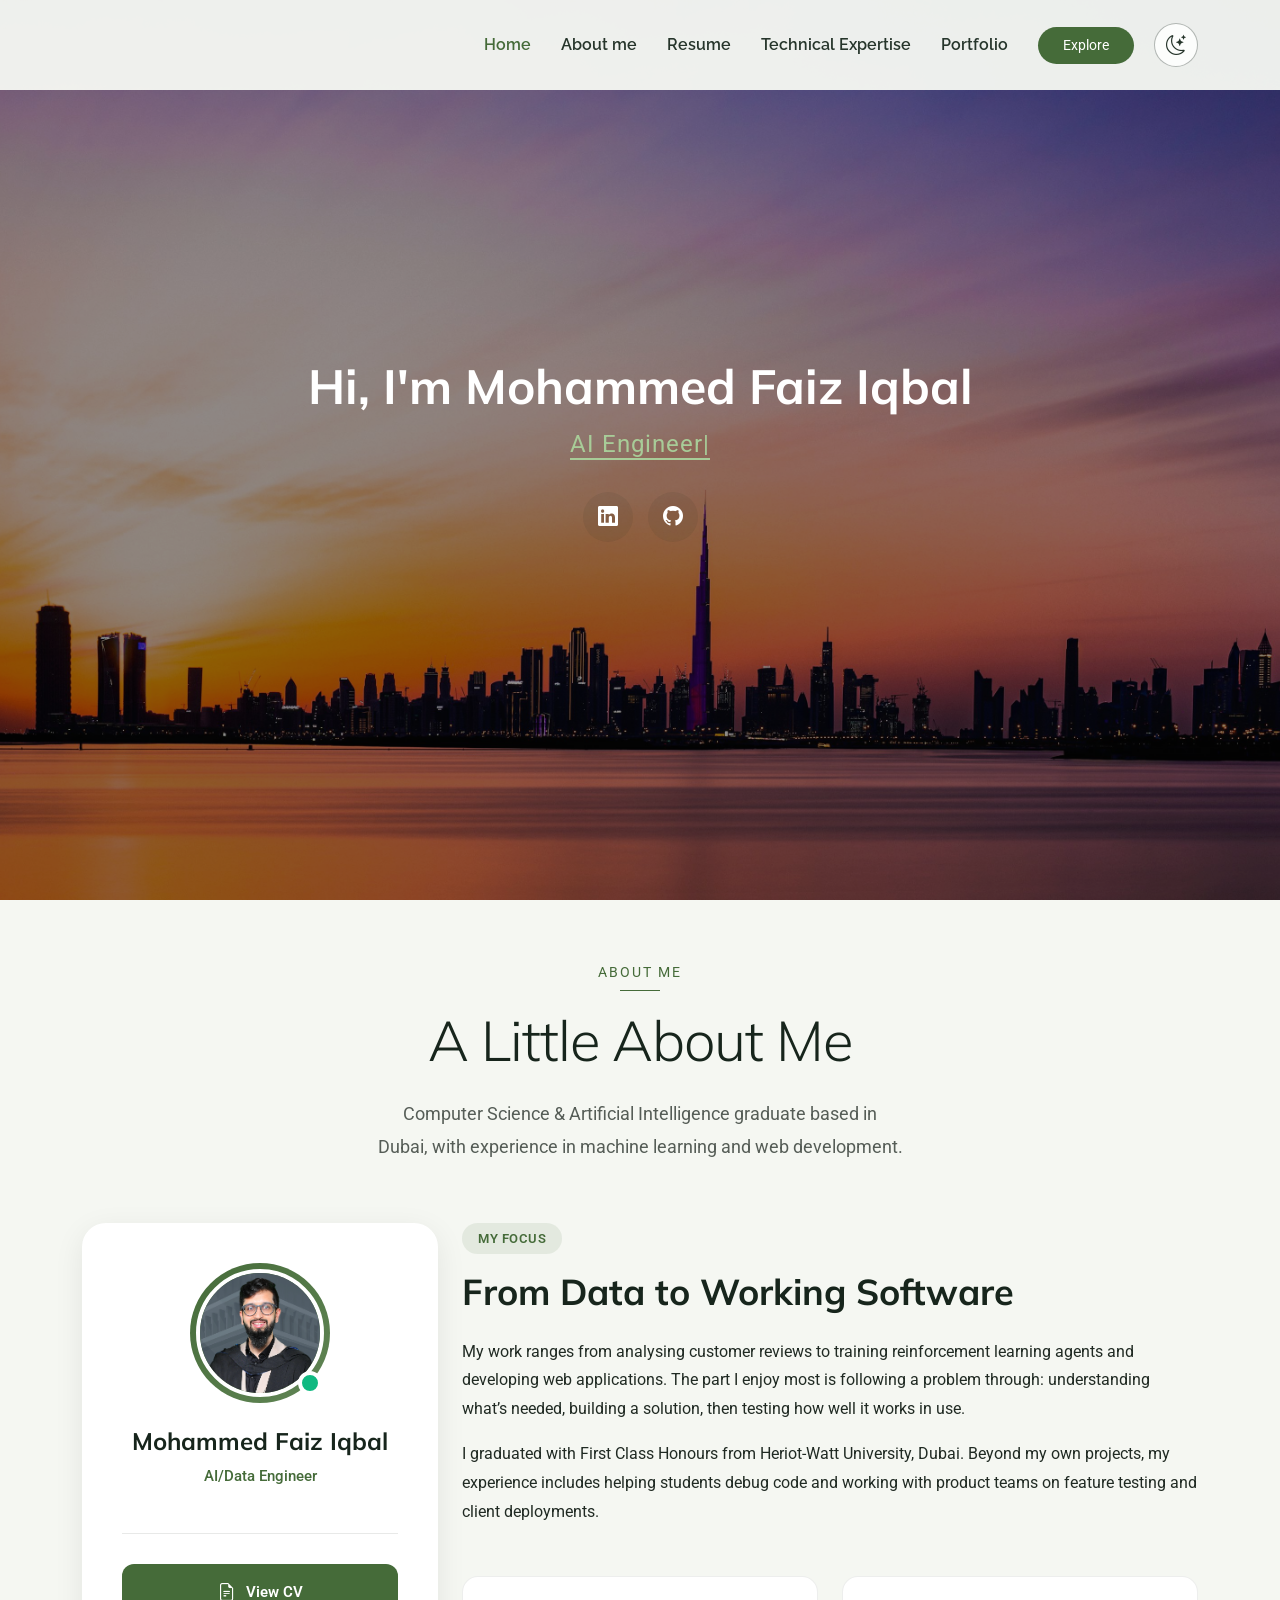
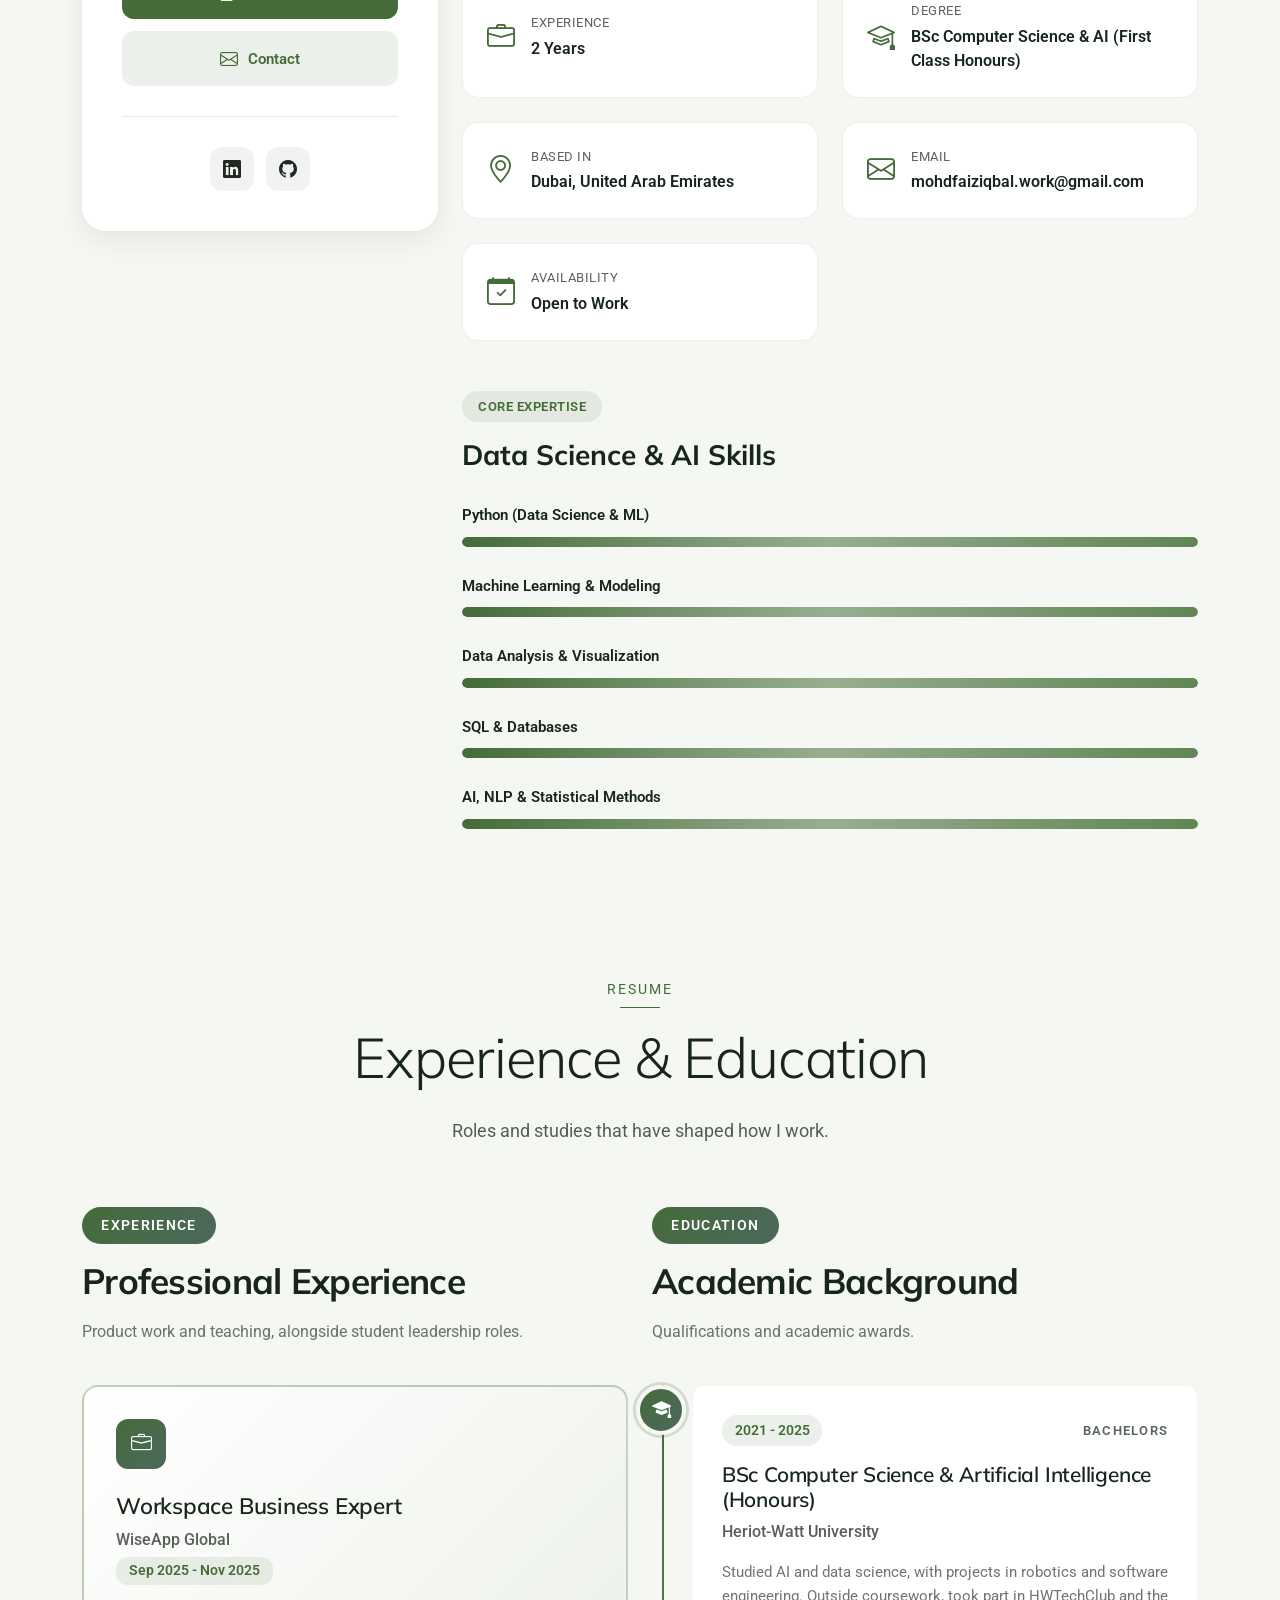
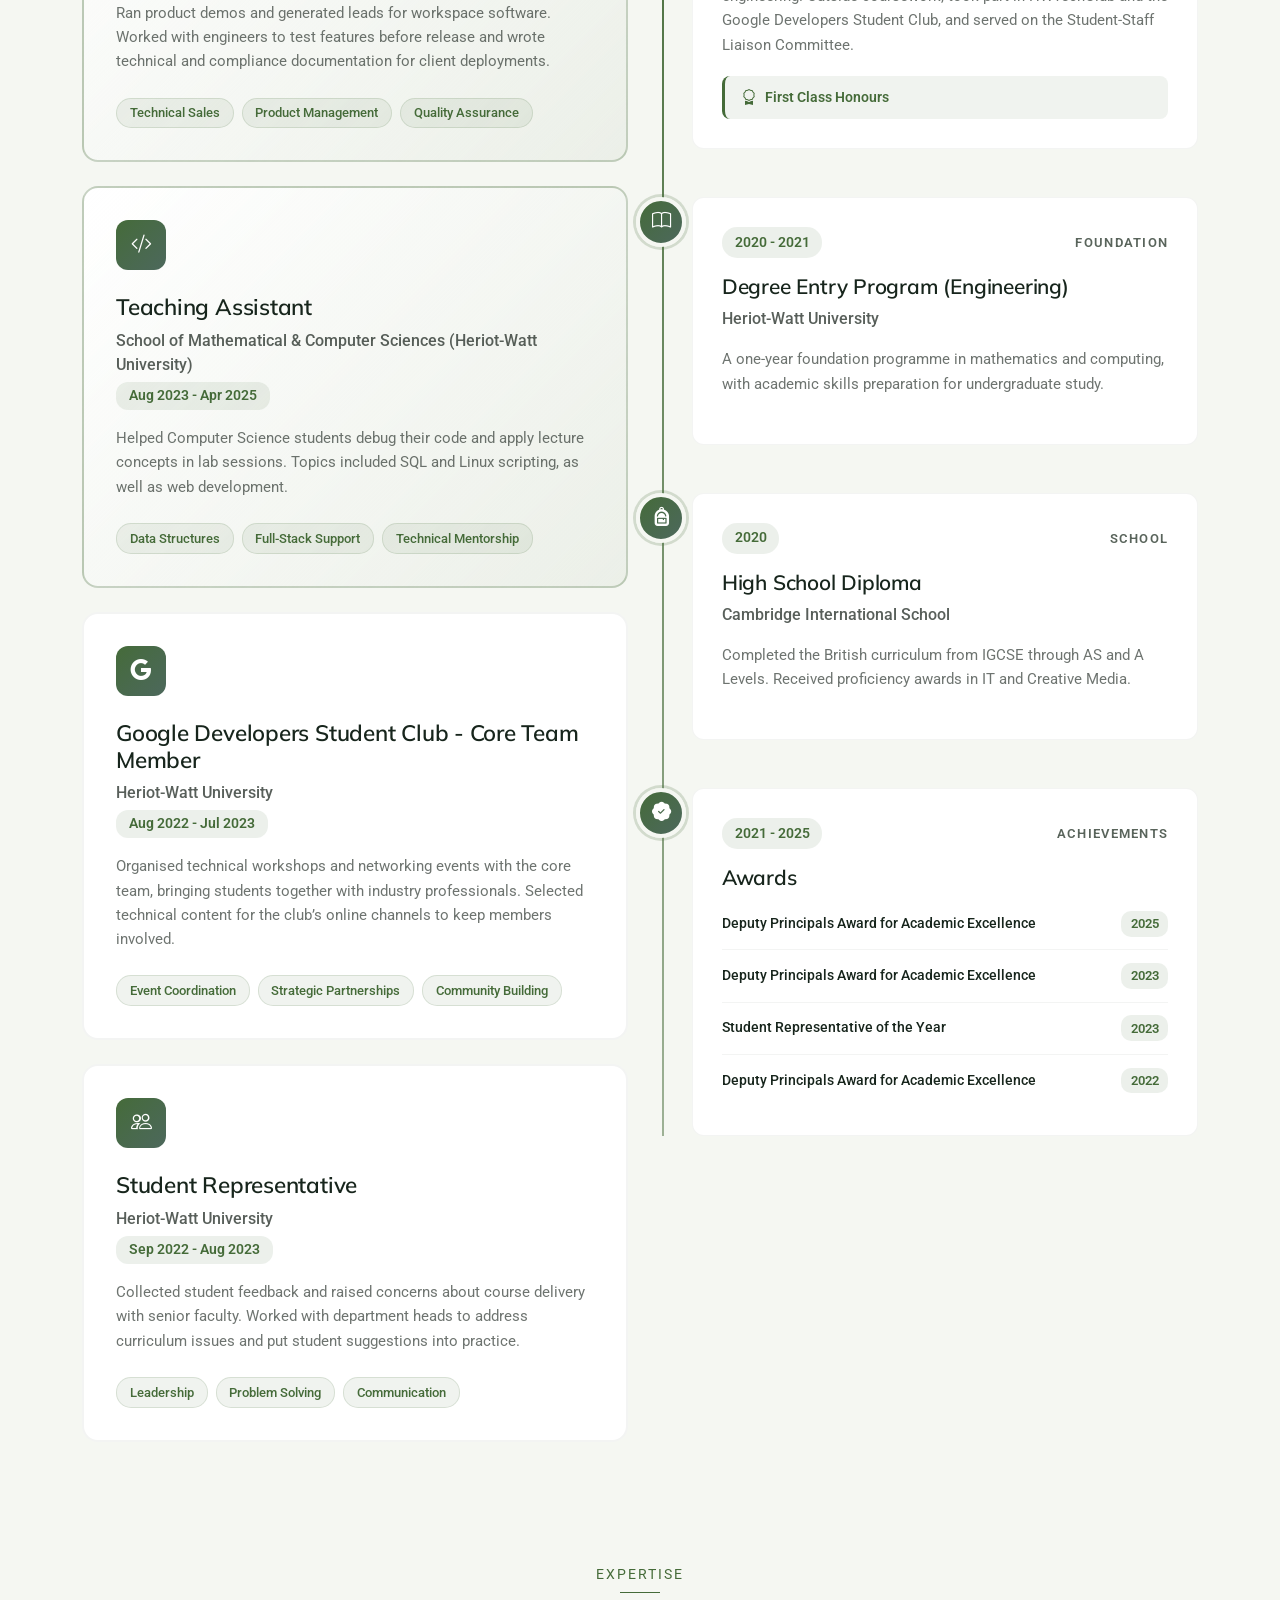
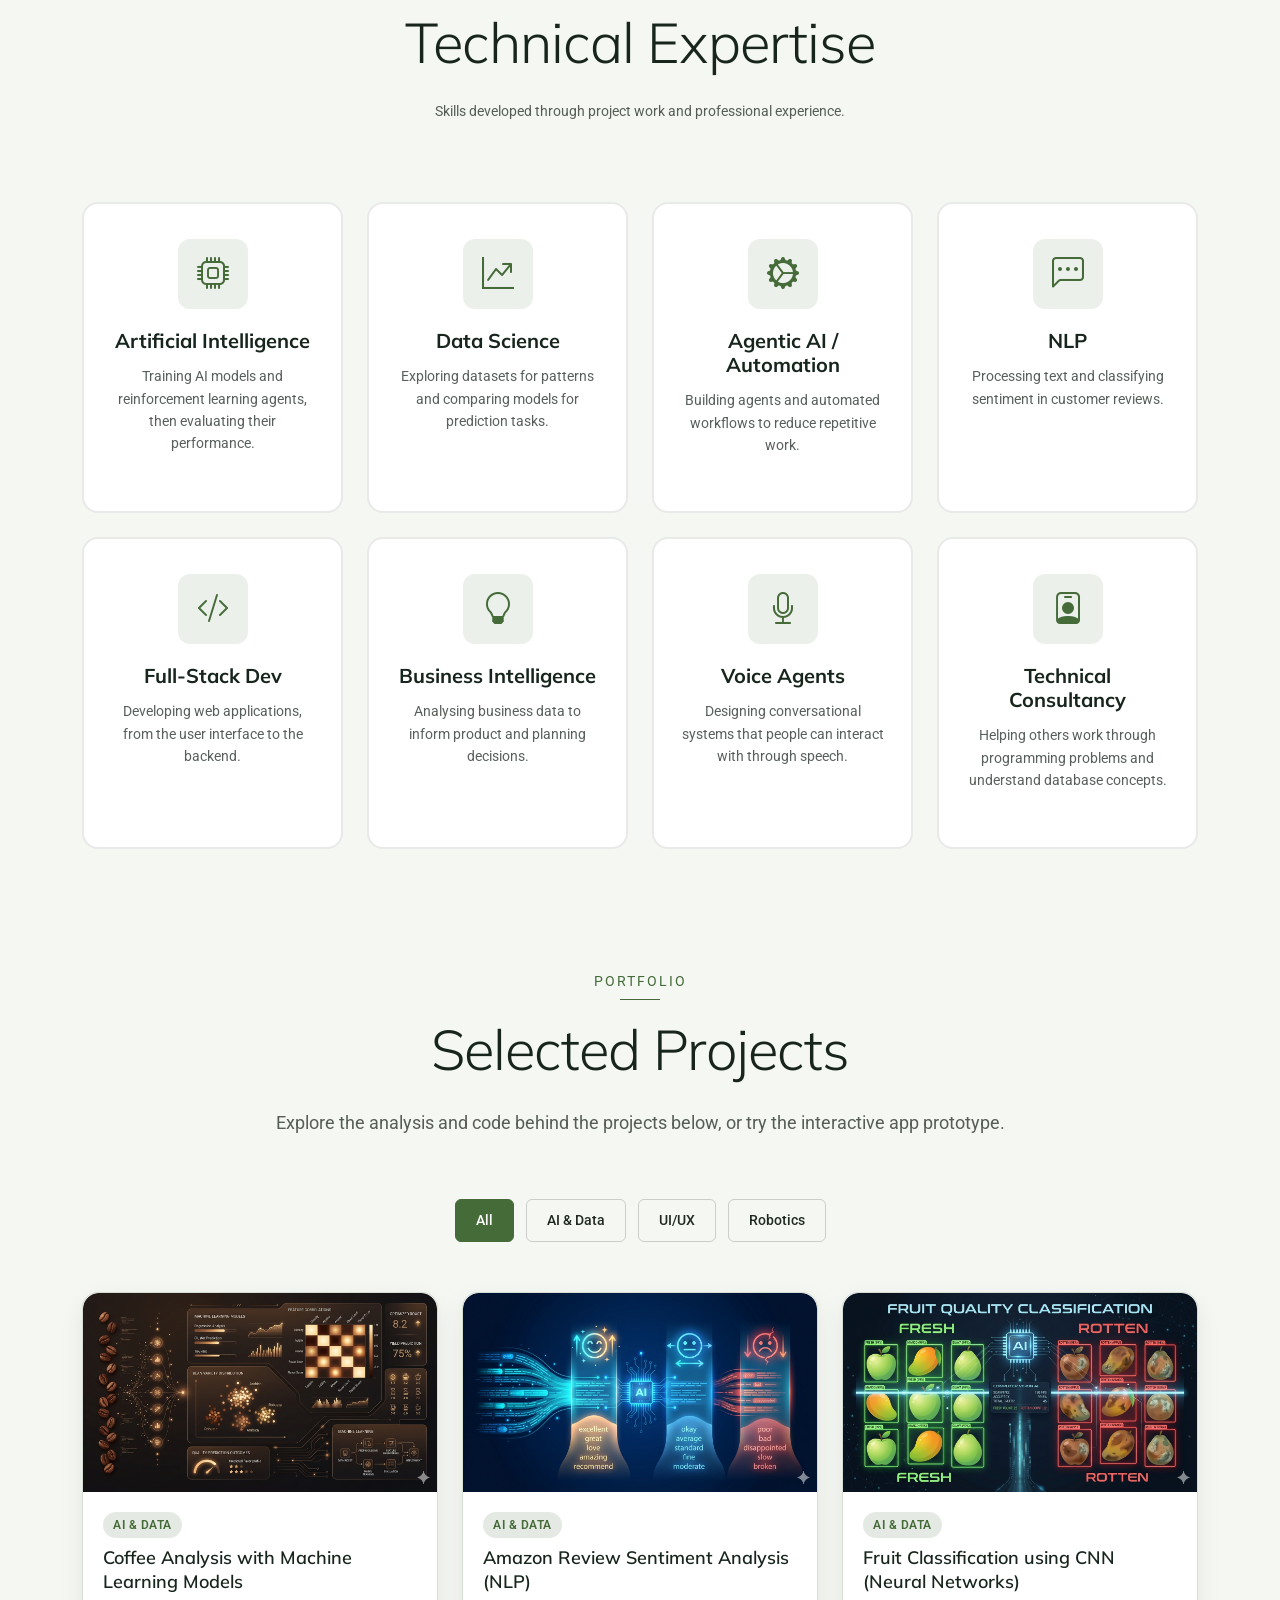
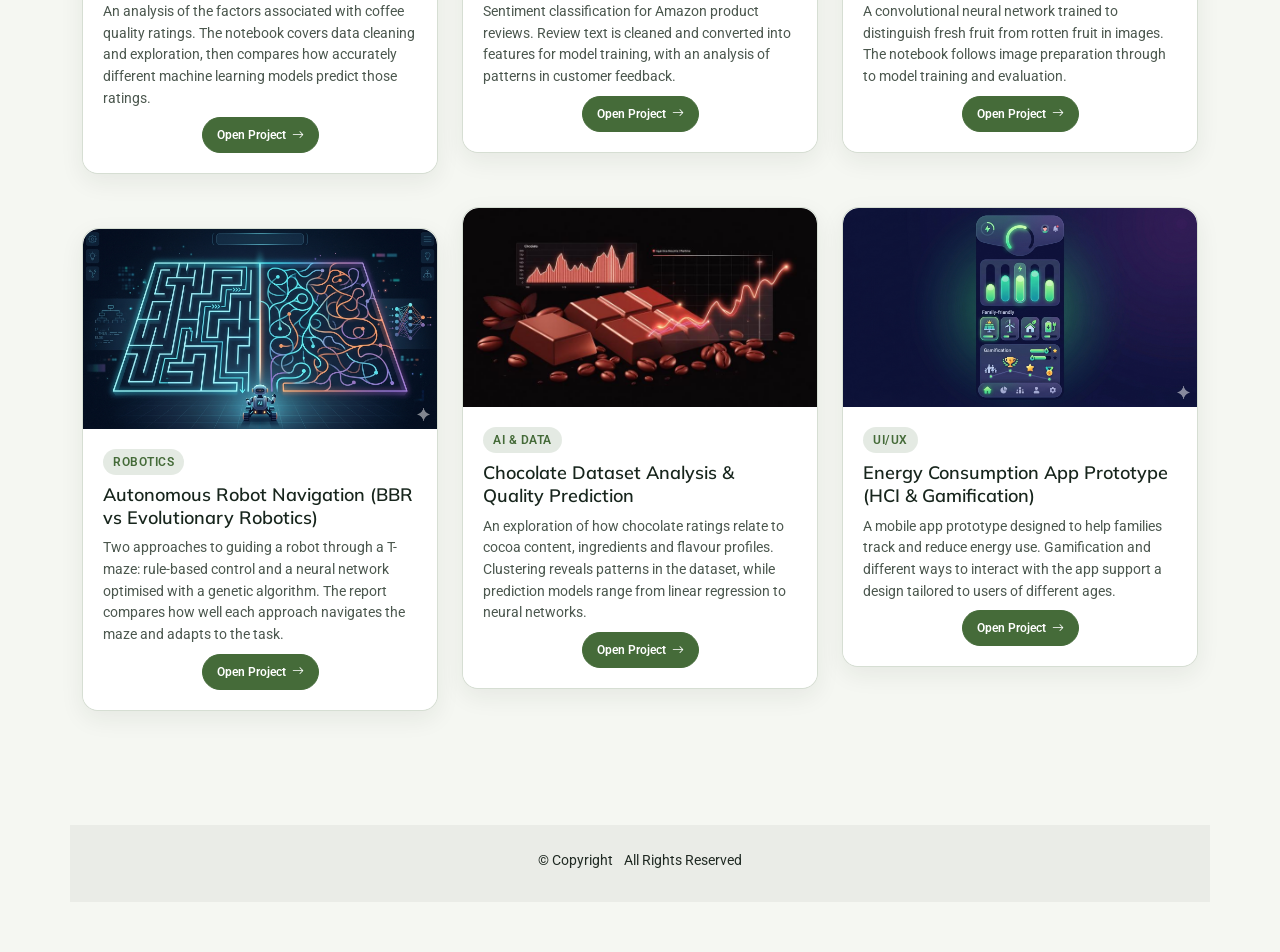
<file: index.html>
<!DOCTYPE html>
<html lang="en">

<head>
  <meta charset="utf-8">
  <meta content="width=device-width, initial-scale=1.0" name="viewport">

  <!-- Restore the saved theme before styles load to avoid a color flash. -->
  <script>
    (function () {
      var theme = window.matchMedia('(prefers-color-scheme: dark)').matches ? 'dark' : 'light';
      try {
        var savedTheme = localStorage.getItem('portfolio-theme');
        if (savedTheme === 'light' || savedTheme === 'dark') theme = savedTheme;
      } catch (error) {
        // Use the default theme when storage is unavailable.
      }
      document.documentElement.dataset.theme = theme;
    })();
  </script>
  <title>Mohammed Faiz Iqbal</title>
  <meta name="description" content="">
  <meta name="keywords" content="">

  <!-- Favicons -->
  <link href="assets/img/userblue.png" rel="icon">
  <link href="assets/img/userblue.png" rel="apple-touch-icon">

  <!-- Fonts -->
  <link href="https://fonts.googleapis.com" rel="preconnect">
  <link href="https://fonts.gstatic.com" rel="preconnect" crossorigin>
  <link href="https://fonts.googleapis.com/css2?family=Roboto:ital,wght@0,100;0,300;0,400;0,500;0,700;0,900;1,100;1,300;1,400;1,500;1,700;1,900&family=Raleway:ital,wght@0,100;0,200;0,300;0,400;0,500;0,600;0,700;0,800;0,900;1,100;1,200;1,300;1,400;1,500;1,600;1,700;1,800;1,900&family=Mulish:ital,wght@0,200;0,300;0,400;0,500;0,600;0,700;0,800;0,900;1,200;1,300;1,400;1,500;1,600;1,700;1,800;1,900&display=swap" rel="stylesheet">

  <!-- Vendor CSS Files -->
  <link href="assets/vendor/bootstrap/css/bootstrap.min.css" rel="stylesheet">
  <link href="assets/vendor/bootstrap-icons/bootstrap-icons.css" rel="stylesheet">
  <link href="assets/vendor/aos/aos.css" rel="stylesheet">
  <link href="assets/vendor/glightbox/css/glightbox.min.css" rel="stylesheet">
  <link href="assets/vendor/swiper/swiper-bundle.min.css" rel="stylesheet">

  <!-- Main CSS File -->
  <link href="assets/css/main.css" rel="stylesheet">
</head>

<body class="index-page">

  <header id="header" class="header d-flex align-items-center fixed-top">
    <div class="container-fluid container-xl position-relative d-flex align-items-center">

      <a href="index.html" class="logo d-flex align-items-center me-auto">
        <!-- Uncomment the line below if you also wish to use an image logo -->
        <!-- <img src="assets/img/logo.webp" alt=""> -->
        <h1 class="sitename">Mohammed Faiz Iqbal</h1>
      </a>

      <nav id="navmenu" class="navmenu">
        <ul>
          <li><a href="#hero" class="active">Home</a></li>
          <li><a href="#about">About me</a></li>
          <li><a href="#resume">Resume</a></li>
          <li><a href="#services">Technical Expertise</a></li>
          <li><a href="#portfolio">Portfolio</a></li>
          <!-- <li class="dropdown"><a href="#"><span>Dropdown</span> <i class="bi bi-chevron-down toggle-dropdown"></i></a>
            <ul>
              <li><a href="#">Dropdown 1</a></li>
              <li class="dropdown"><a href="#"><span>Deep Dropdown</span> <i class="bi bi-chevron-down toggle-dropdown"></i></a>
                <ul>
                  <li><a href="#">Deep Dropdown 1</a></li>
                  <li><a href="#">Deep Dropdown 2</a></li>
                  <li><a href="#">Deep Dropdown 3</a></li>
                  <li><a href="#">Deep Dropdown 4</a></li>
                  <li><a href="#">Deep Dropdown 5</a></li>
                </ul>
              </li>
              <li><a href="#">Dropdown 2</a></li>
              <li><a href="#">Dropdown 3</a></li>
              <li><a href="#">Dropdown 4</a></li>
            </ul>
          </li> -->
        </ul>
        <i class="mobile-nav-toggle d-xl-none bi bi-list"></i>
      </nav>

      <a class="btn-getstarted" href="#about">Explore</a>

      <button type="button" class="theme-toggle" aria-label="Switch to light mode" title="Switch to light mode" hidden>
        <i class="bi bi-sun theme-icon-light" aria-hidden="true"></i>
        <i class="bi bi-moon-stars theme-icon-dark" aria-hidden="true"></i>
      </button>

    </div>
  </header>

  <main class="main">

    <!-- Hero Section -->
    <section id="hero" class="hero section dark-background">

      <img src="assets/img/profile/skylinedxb.jpg" alt="" data-aos="fade-in">

      <div class="container" data-aos="fade-up" data-aos-delay="100">
        <div class="row justify-content-center">
          <div class="col-lg-8 text-center">
            <h2>Hi, I'm Mohammed Faiz Iqbal</h2>
            <p><span class="typed" data-typed-items="AI Engineer, Data Scientist, Developer, Designer"></span><span class="typed-cursor" aria-hidden="true"></span></p>
            <div class="social-links">
              <a href="https://www.linkedin.com/in/faiziqbal/" target="_blank"><i class="bi bi-linkedin"></i></a>
              <a href="https://github.com/Faiz-Iqbal" target="_blank"><i class="bi bi-github"></i></a>
            </div>
          </div>
        </div>
      </div>

    </section><!-- /Hero Section -->

    <!-- About Section -->
    <section id="about" class="about section">

      <!-- Section Title -->
      <div class="container section-title" data-aos="fade-up">
        <span class="subtitle">About Me</span>
        <h2>A Little About Me</h2>
        <p>Computer Science &amp; Artificial Intelligence graduate based in Dubai, with experience in machine learning and web development.</p>
      </div><!-- End Section Title -->

      <div class="container" data-aos="fade-up" data-aos-delay="100">

        <div class="row gy-5">
          <div class="col-lg-4" data-aos="zoom-in" data-aos-delay="150">
            <div class="profile-card">
              <div class="profile-header">
                <div class="profile-avatar">
                  <img src="assets/img/profile/FaizPFP.png" class="img-fluid" alt="">
                  <div class="status-indicator"></div>
                </div>
                <h3>Mohammed Faiz Iqbal</h3>
                <span class="role">AI/Data Engineer</span>
                <!-- <div class="rating">
                  <i class="bi bi-star-fill"></i>
                  <i class="bi bi-star-fill"></i>
                  <i class="bi bi-star-fill"></i>
                  <i class="bi bi-star-fill"></i>
                  <i class="bi bi-star-half"></i>
                  <span>4.8</span>
                </div> -->
              </div>

              <!-- <div class="profile-stats">
                <div class="stat-item">
                  <h4>156</h4>
                  <p>Projects</p>
                </div>
                <div class="stat-item">
                  <h4>8+</h4>
                  <p>Years</p>
                </div>
                <div class="stat-item">
                  <h4>42</h4>
                  <p>Awards</p>
                </div>
              </div> -->

              <div class="profile-actions">
                <a href="assets/MohammedFaiz_Resume_Oct2026.pdf" target="_blank" rel="noopener noreferrer" class="btn-primary"><i class="bi bi-file-earmark-text"></i> View CV</a>
                <a href="mailto:mohdfaiziqbal.work@gmail.com" class="btn-secondary"><i class="bi bi-envelope"></i> Contact</a>
              </div>

              <div class="social-connect">
                <a href="https://www.linkedin.com/in/faiziqbal/"><i class="bi bi-linkedin"></i></a>
                <a href="https://github.com/Faiz-Iqbal"><i class="bi bi-github"></i></a>
                <!-- <a href="#"><i class="bi bi-twitter"></i></a>
                <a href="#"><i class="bi bi-instagram"></i></a> -->
              </div>
            </div>
          </div>

          <div class="col-lg-8" data-aos="fade-left" data-aos-delay="200">
            <div class="content-wrapper">
              <div class="bio-section">
                <div class="section-tag">My Focus</div>
                <h2>From Data to Working Software</h2>
                <p>My work ranges from analysing customer reviews to training reinforcement learning agents and developing web applications. The part I enjoy most is following a problem through: understanding what’s needed, building a solution, then testing how well it works in use.</p>
                <p>I graduated with First Class Honours from Heriot-Watt University, Dubai. Beyond my own projects, my experience includes helping students debug code and working with product teams on feature testing and client deployments.</p>
              </div>

              <div class="details-grid">
                <div class="detail-item" data-aos="fade-up" data-aos-delay="250">
                  <i class="bi bi-briefcase"></i>
                  <div class="detail-content">
                    <span>Experience</span>
                    <strong>2 Years</strong>
                  </div>
                </div>

                <div class="detail-item" data-aos="fade-up" data-aos-delay="300">
                  <i class="bi bi-mortarboard"></i>
                  <div class="detail-content">
                    <span>Degree</span>
                    <strong>BSc Computer Science & AI (First Class Honours)</strong>
                  </div>
                </div>

                <div class="detail-item" data-aos="fade-up" data-aos-delay="350">
                  <i class="bi bi-geo-alt"></i>
                  <div class="detail-content">
                    <span>Based In</span>
                    <strong>Dubai, United Arab Emirates</strong>
                  </div>
                </div>

                <div class="detail-item" data-aos="fade-up" data-aos-delay="100">
                  <i class="bi bi-envelope"></i>
                  <div class="detail-content">
                    <span>Email</span>
                    <strong>mohdfaiziqbal.work@gmail.com</strong>
                  </div>
                </div>

                <!-- <div class="detail-item" data-aos="fade-up" data-aos-delay="150">
                  <i class="bi bi-phone"></i>
                  <div class="detail-content">
                    <span>Phone</span>
                    <strong>+1 (555) 234-5678</strong>
                  </div>
                </div> -->

                <div class="detail-item" data-aos="fade-up" data-aos-delay="200">
                  <i class="bi bi-calendar-check"></i>
                  <div class="detail-content">
                    <span>Availability</span>
                    <strong>Open to Work</strong>
                  </div>
                </div>
              </div>

              <div class="skills-showcase" data-aos="fade-up" data-aos-delay="250">
                <div class="section-tag">Core Expertise</div>
                <h3>Data Science & AI Skills</h3>

                <div class="skills-list skills-animation">

                  <div class="skill-item">
                    <div class="skill-info">
                      <span class="skill-name">Python (Data Science & ML)</span>
                    </div>
                    <div class="progress">
                      <div class="progress-bar" role="progressbar"
                          aria-valuenow="100" aria-valuemin="0" aria-valuemax="100"></div>
                    </div>
                  </div>

                  <div class="skill-item">
                    <div class="skill-info">
                      <span class="skill-name">Machine Learning & Modeling</span>
                    </div>
                    <div class="progress">
                      <div class="progress-bar" role="progressbar"
                          aria-valuenow="100" aria-valuemin="0" aria-valuemax="100"></div>
                    </div>
                  </div>

                  <div class="skill-item">
                    <div class="skill-info">
                      <span class="skill-name">Data Analysis & Visualization</span>
                    </div>
                    <div class="progress">
                      <div class="progress-bar" role="progressbar"
                          aria-valuenow="100" aria-valuemin="0" aria-valuemax="100"></div>
                    </div>
                  </div>

                  <div class="skill-item">
                    <div class="skill-info">
                      <span class="skill-name">SQL & Databases</span>
                    </div>
                    <div class="progress">
                      <div class="progress-bar" role="progressbar"
                          aria-valuenow="100" aria-valuemin="0" aria-valuemax="100"></div>
                    </div>
                  </div>

                  <div class="skill-item">
                    <div class="skill-info">
                      <span class="skill-name">AI, NLP & Statistical Methods</span>
                    </div>
                    <div class="progress">
                      <div class="progress-bar" role="progressbar"
                          aria-valuenow="100" aria-valuemin="0" aria-valuemax="100"></div>
                    </div>
                  </div>
                </div>
              </div>
            </div>
          </div>
        </div>

      </div>

    </section>
    <!-- /About Section End -->

    <!-- Resume Section -->
    <section id="resume" class="resume section">

      <!-- Section Title -->
      <div class="container section-title" data-aos="fade-up">
        <span class="subtitle">Resume</span>
        <h2>Experience &amp; Education</h2>
        <p>Roles and studies that have shaped how I work.</p>
      </div><!-- End Section Title -->

      <div class="container" data-aos="fade-up" data-aos-delay="100">

        <div class="row gy-5">
          <div class="col-lg-6">
            <div class="experience-section">
              <div class="section-header" data-aos="fade-right" data-aos-delay="200">
                <div class="header-content">
                  <span class="section-badge">Experience</span>
                  <h2>Professional Experience</h2>
                  <p>Product work and teaching, alongside student leadership roles.</p>
                </div>
              </div>

              <div class="experience-cards">
                <div class="exp-card featured" data-aos="zoom-in" data-aos-delay="300">
                  <div class="card-header">
                    <div class="company-logo">
                      <i class="bi bi-briefcase"></i>
                    </div>
                    <!-- <div class="period-badge">Current</div> -->
                  </div>
                  <div class="card-body">
                    <h3>Workspace Business Expert</h3>
                    <p class="company-name">WiseApp Global</p>
                    <span class="duration">Sep 2025 - Nov 2025</span>
                    <p class="description">Ran product demos and generated leads for workspace software. Worked with engineers to test features before release and wrote technical and compliance documentation for client deployments.</p>
                    <div class="skills-tags">
                      <span class="skill-tag">Technical Sales</span>
                      <span class="skill-tag">Product Management</span>
                      <span class="skill-tag">Quality Assurance</span>
                    </div>
                  </div>
                </div>

                <div class="exp-card featured" data-aos="zoom-in" data-aos-delay="300">
                  <div class="card-header">
                    <div class="company-logo">
                        <i class="bi bi-code-slash"></i>
                    </div>
                    <!-- <div class="period-badge">Current</div> -->
                  </div>
                  <div class="card-body">
                    <h3>Teaching Assistant</h3>
                    <p class="company-name">School of Mathematical & Computer Sciences (Heriot-Watt University)</p>
                    <span class="duration">Aug 2023 - Apr 2025</span>
                    <p class="description">Helped Computer Science students debug their code and apply lecture concepts in lab sessions. Topics included SQL and Linux scripting, as well as web development.</p>
                    <div class="skills-tags">
                      <span class="skill-tag">Data Structures</span>
                      <span class="skill-tag">Full-Stack Support</span>
                      <span class="skill-tag">Technical Mentorship</span>
                    </div>
                  </div>
                </div>

                <div class="exp-card" data-aos="zoom-in" data-aos-delay="350">
                  <div class="card-header">
                    <div class="company-logo">
                      <i class="bi bi-google"></i>
                    </div>
                  </div>
                  <div class="card-body">
                    <h3>Google Developers Student Club - Core Team Member</h3>
                    <p class="company-name">Heriot-Watt University</p>
                    <span class="duration">Aug 2022 - Jul 2023</span>
                    <p class="description">Organised technical workshops and networking events with the core team, bringing students together with industry professionals. Selected technical content for the club’s online channels to keep members involved.</p>
                    <div class="skills-tags">
                      <span class="skill-tag">Event Coordination</span>
                      <span class="skill-tag">Strategic Partnerships</span>
                      <span class="skill-tag">Community Building</span>
                    </div>
                  </div>
                </div>

                <div class="exp-card" data-aos="zoom-in" data-aos-delay="400">
                  <div class="card-header">
                    <div class="company-logo">
                      <i class="bi bi-people"></i>
                    </div>
                  </div>
                  <div class="card-body">
                    <h3>Student Representative</h3>
                    <p class="company-name">Heriot-Watt University</p>
                    <span class="duration">Sep 2022 - Aug 2023</span>
                    <p class="description">Collected student feedback and raised concerns about course delivery with senior faculty. Worked with department heads to address curriculum issues and put student suggestions into practice.</p>
                    <div class="skills-tags">
                      <span class="skill-tag">Leadership</span>
                      <span class="skill-tag">Problem Solving</span>
                      <span class="skill-tag">Communication</span>
                    </div>
                  </div>
                </div>
              </div>
            </div>
          </div>

          <div class="col-lg-6">
            <div class="education-section">
              <div class="section-header" data-aos="fade-left" data-aos-delay="200">
                <div class="header-content">
                  <span class="section-badge">Education</span>
                  <h2>Academic Background</h2>
                  <p>Qualifications and academic awards.</p>
                </div>
              </div>

              <div class="education-timeline" data-aos="fade-left" data-aos-delay="300">
                <div class="timeline-track">
                  <div class="timeline-item">
                    <div class="timeline-marker">
                      <i class="bi bi-mortarboard-fill"></i>
                    </div>
                    <div class="timeline-content">
                      <div class="education-meta">
                        <span class="year-range">2021 - 2025</span>
                        <span class="degree-level">Bachelors</span>
                      </div>
                      <h4>BSc Computer Science & Artificial Intelligence (Honours)</h4>
                      <p class="institution">Heriot-Watt University</p>
                      <p class="description">Studied AI and data science, with projects in robotics and software engineering. Outside coursework, took part in HWTechClub and the Google Developers Student Club, and served on the Student-Staff Liaison Committee.</p>
                      <div class="achievement">
                        <i class="bi bi-award"></i>
                        <span>First Class Honours</span>
                      </div>
                    </div>
                  </div>

                  <div class="timeline-item">
                    <div class="timeline-marker">
                      <i class="bi bi-book"></i>
                    </div>
                    <div class="timeline-content">
                      <div class="education-meta">
                        <span class="year-range">2020 - 2021</span>
                        <span class="degree-level">Foundation</span>
                      </div>
                      <h4>Degree Entry Program (Engineering)</h4>
                      <p class="institution">Heriot-Watt University</p>
                      <p class="description">A one-year foundation programme in mathematics and computing, with academic skills preparation for undergraduate study.</p>
                    </div>
                  </div>

                  <div class="timeline-item">
                    <div class="timeline-marker">
                      <i class="bi bi-backpack-fill"></i>
                    </div>
                    <div class="timeline-content">
                      <div class="education-meta">
                        <span class="year-range">2020</span>
                        <span class="degree-level">School</span>
                      </div>
                      <h4>High School Diploma</h4>
                      <p class="institution">Cambridge International School</p>
                      <p class="description">Completed the British curriculum from IGCSE through AS and A Levels. Received proficiency awards in IT and Creative Media.</p>
                    </div>
                  </div>

                  <div class="timeline-item">
                    <div class="timeline-marker">
                      <i class="bi bi-patch-check-fill"></i>
                    </div>
                    <div class="timeline-content">
                      <div class="education-meta">
                        <span class="year-range">2021 - 2025</span>
                        <span class="degree-level">Achievements</span>
                      </div>
                      <h4>Awards</h4>
                      <div class="certifications-list">
                        <div class="cert-item">
                          <span class="cert-name">Deputy Principals Award for Academic Excellence </span>
                          <span class="cert-year">2025</span>
                        </div>
                        <div class="cert-item">
                          <span class="cert-name">Deputy Principals Award for Academic Excellence</span>
                          <span class="cert-year">2023</span>
                        </div>
                        <div class="cert-item">
                          <span class="cert-name">Student Representative of the Year</span>
                          <span class="cert-year">2023</span>
                        </div>
                        <div class="cert-item">
                          <span class="cert-name">Deputy Principals Award for Academic Excellence</span>
                          <span class="cert-year">2022</span>
                        </div>
                      </div>
                    </div>
                  </div>
                </div>
              </div>
            </div>
          </div>
        </div>

      </div>

    </section><!-- /Resume Section -->

    <!-- Services Section -->
    <section id="services" class="services section">

      <!-- Section Title -->
      <div class="container section-title" data-aos="fade-up">
        <span class="subtitle">Expertise</span>
        <h2>Technical Expertise</h2>
        <p>Skills developed through project work and professional experience.</p>
      </div><div class="container" data-aos="fade-up" data-aos-delay="100">

        <div class="row gy-4">
          <div class="col-lg-3 col-md-6" data-aos="zoom-in" data-aos-delay="100">
            <div class="service-item">
              <div class="icon-wrapper">
                <i class="bi bi-cpu"></i>
              </div>
              <h4>Artificial Intelligence</h4>
              <p>Training AI models and reinforcement learning agents, then evaluating their performance.</p>
            </div>
          </div>

          <div class="col-lg-3 col-md-6" data-aos="zoom-in" data-aos-delay="200">
            <div class="service-item">
              <div class="icon-wrapper">
                <i class="bi bi-graph-up-arrow"></i>
              </div>
              <h4>Data Science</h4>
              <p>Exploring datasets for patterns and comparing models for prediction tasks.</p>
            </div>
          </div>

          <div class="col-lg-3 col-md-6" data-aos="zoom-in" data-aos-delay="300">
            <div class="service-item">
              <div class="icon-wrapper">
                <i class="bi bi-gear-wide-connected"></i>
              </div>
              <h4>Agentic AI / Automation</h4>
              <p>Building agents and automated workflows to reduce repetitive work.</p>
            </div>
          </div>

          <div class="col-lg-3 col-md-6" data-aos="zoom-in" data-aos-delay="400">
            <div class="service-item">
              <div class="icon-wrapper">
                <i class="bi bi-chat-left-dots"></i>
              </div>
              <h4>NLP</h4>
              <p>Processing text and classifying sentiment in customer reviews.</p>
            </div>
          </div>

          <div class="col-lg-3 col-md-6" data-aos="zoom-in" data-aos-delay="100">
            <div class="service-item">
              <div class="icon-wrapper">
                <i class="bi bi-code-slash"></i>
              </div>
              <h4>Full-Stack Dev</h4>
              <p>Developing web applications, from the user interface to the backend.</p>
            </div>
          </div>

          <div class="col-lg-3 col-md-6" data-aos="zoom-in" data-aos-delay="200">
            <div class="service-item">
              <div class="icon-wrapper">
                <i class="bi bi-lightbulb"></i>
              </div>
              <h4>Business Intelligence</h4>
              <p>Analysing business data to inform product and planning decisions.</p>
            </div>
          </div>

          <div class="col-lg-3 col-md-6" data-aos="zoom-in" data-aos-delay="300">
            <div class="service-item">
              <div class="icon-wrapper">
                <i class="bi bi-mic"></i>
              </div>
              <h4>Voice Agents</h4>
              <p>Designing conversational systems that people can interact with through speech.</p>
            </div>
          </div>

          <div class="col-lg-3 col-md-6" data-aos="zoom-in" data-aos-delay="400">
            <div class="service-item">
              <div class="icon-wrapper">
                <i class="bi bi-person-badge"></i>
              </div>
              <h4>Technical Consultancy</h4>
              <p>Helping others work through programming problems and understand database concepts.</p>
            </div>
          </div>

        </div>

      </div>

    </section>
    <!-- /Services Section -->

    <!-- Portfolio Section -->
    <section id="portfolio" class="portfolio section">

      <!-- Section Title -->
      <div class="container section-title" data-aos="fade-up">
        <span class="subtitle">Portfolio</span>
        <h2>Selected Projects</h2>
        <p>Explore the analysis and code behind the projects below, or try the interactive app prototype.</p>
      </div><!-- End Section Title -->

      <div class="container" data-aos="fade-up" data-aos-delay="100">

        <div class="isotope-layout" data-default-filter="*" data-layout="masonry" data-sort="original-order">
          <ul class="portfolio-filters isotope-filters" data-aos="fade-up" data-aos-delay="200">
            <li data-filter="*" class="filter-active">All</li>
            <li data-filter=".filter-ai-data">AI &amp; Data</li>
            <li data-filter=".filter-uiux">UI/UX</li>
            <li data-filter=".filter-robotics">Robotics</li>
          </ul>

          <div class="row gy-4 isotope-container" data-aos="fade-up" data-aos-delay="300">
            <div class="col-lg-4 col-md-6 portfolio-item isotope-item filter-ai-data">
              <div class="portfolio-card">
                <div class="portfolio-image-container">
                  <img src="assets/img/portfolio/coffee2.png" alt="Creative Project" class="img-fluid" loading="lazy">
                </div>
                <div class="portfolio-content">
                  <span class="project-category">AI &amp; DATA</span>
                  <h4>Coffee Analysis with Machine Learning Models</h4>
                  <p class="project-description">An analysis of the factors associated with coffee quality ratings. The notebook covers data cleaning and exploration, then compares how accurately different machine learning models predict those ratings.</p>
                  <a href="/Projects/MLmodels_coffee_analysis.html" class="portfolio-open-project">Open Project <i class="bi bi-arrow-right"></i></a>
                </div>
              </div>
            </div>

            <div class="col-lg-4 col-md-6 portfolio-item isotope-item filter-ai-data">
              <div class="portfolio-card">
                <div class="portfolio-image-container">
                  <img src="assets/img/portfolio/amazonreviews.png" alt="Strategy Project" class="img-fluid" loading="lazy">
                </div>
                <div class="portfolio-content">
                  <span class="project-category">AI &amp; DATA</span>
                  <h4>Amazon Review Sentiment Analysis (NLP)</h4>
                  <p class="project-description">Sentiment classification for Amazon product reviews. Review text is cleaned and converted into features for model training, with an analysis of patterns in customer feedback.</p>
                  <a href="/Projects/NLP_AmazonReviewAnalysis.html" class="portfolio-open-project">Open Project <i class="bi bi-arrow-right"></i></a>
                </div>
              </div>
            </div>

            <div class="col-lg-4 col-md-6 portfolio-item isotope-item filter-ai-data">
              <div class="portfolio-card">
                <div class="portfolio-image-container">
                  <img src="assets/img/portfolio/fruits2.png" alt="Development Project" class="img-fluid" loading="lazy">
                </div>
                <div class="portfolio-content">
                  <span class="project-category">AI &amp; DATA</span>
                  <h4>Fruit Classification using CNN (Neural Networks)</h4>
                  <p class="project-description">A convolutional neural network trained to distinguish fresh fruit from rotten fruit in images. The notebook follows image preparation through to model training and evaluation.</p>
                  <a href="/Projects/CNN_NeuralNetworks_FruitsDatabase.html" class="portfolio-open-project">Open Project <i class="bi bi-arrow-right"></i></a>
                </div>
              </div>
            </div>

            <div class="col-lg-4 col-md-6 portfolio-item isotope-item filter-ai-data">
              <div class="portfolio-card">
                <div class="portfolio-image-container">
                  <img src="assets/img/portfolio/chocolate.jpeg" alt="Creative Project" class="img-fluid" loading="lazy">
                </div>
                <div class="portfolio-content">
                  <span class="project-category">AI &amp; DATA</span>
                  <h4>Chocolate Dataset Analysis & Quality Prediction</h4>
                  <p class="project-description">An exploration of how chocolate ratings relate to cocoa content, ingredients and flavour profiles. Clustering reveals patterns in the dataset, while prediction models range from linear regression to neural networks.</p>
                  <a href="/Projects/ML_ModelsChocolate_Analysis.html" class="portfolio-open-project">Open Project <i class="bi bi-arrow-right"></i></a>
                </div>
              </div>
            </div>

            <div class="col-lg-4 col-md-6 portfolio-item isotope-item filter-uiux">
              <div class="portfolio-card">
                <div class="portfolio-image-container">
                  <img src="assets/img/portfolio/uiux.png" alt="Digital Project" class="img-fluid" loading="lazy">
                </div>
                <div class="portfolio-content">
                  <span class="project-category">UI/UX</span>
                  <h4>Energy Consumption App Prototype (HCI & Gamification)</h4>
                  <p class="project-description">A mobile app prototype designed to help families track and reduce energy use. Gamification and different ways to interact with the app support a design tailored to users of different ages.</p>
                  <a href="https://www.figma.com/proto/hnE5DhwZf0CaMbNLaOHhA9/Group-7---Final-Prototype?node-id=1-1587&p=f&t=FSQ48VQx2tQs7zBs-1&scaling=scale-down&content-scaling=fixed&page-id=0%3A1&starting-point-node-id=1%3A1587&show-proto-sidebar=1" class="portfolio-open-project">Open Project <i class="bi bi-arrow-right"></i></a>
                </div>
              </div>
            </div>

            <div class="col-lg-4 col-md-6 portfolio-item isotope-item filter-robotics">
              <div class="portfolio-card">
                <div class="portfolio-image-container">
                  <img src="assets/img/portfolio/robotics.png" alt="Digital Project" class="img-fluid" loading="lazy">
                </div>
                <div class="portfolio-content">
                  <span class="project-category">ROBOTICS</span>
                  <h4>Autonomous Robot Navigation (BBR vs Evolutionary Robotics)</h4>
                  <p class="project-description">Two approaches to guiding a robot through a T-maze: rule-based control and a neural network optimised with a genetic algorithm. The report compares how well each approach navigates the maze and adapts to the task.</p>
                  <a href="/Projects/F20RO_Report_Group5.html" class="portfolio-open-project">Open Project <i class="bi bi-arrow-right"></i></a>
                </div>
              </div>
            </div>
          </div>

        </div>

        <!-- <div class="portfolio-bottom" data-aos="fade-up" data-aos-delay="400">
          <div class="row align-items-center">
            <div class="col-lg-8">
              <h3>Like what you see?</h3>
              <p>Donec rutrum congue leo eget malesuada. Vivamus suscipit tortor eget felis porttitor volutpat.</p>
            </div>
            <div class="col-lg-4 text-lg-end">
              <a href="#contact" class="btn btn-accent">Let's Work Together</a>
            </div>
          </div>
        </div> -->

      </div>

    </section>
    
    <!-- /Portfolio Section --> 
  </main>

  <footer id="footer" class="footer">

    <!-- <div class="container footer-top">
      <div class="row gy-4">
        <div class="col-lg-5 col-md-12 footer-about">
          <a href="index.html" class="logo d-flex align-items-center">
            <span class="sitename">Mohammed Faiz</span>
          </a>
          <p></p>
          <div class="social-links d-flex mt-4">
            <a href=""><i class="bi bi-twitter-x"></i></a>
            <a href=""><i class="bi bi-facebook"></i></a>
            <a href=""><i class="bi bi-instagram"></i></a>
            <a href=""><i class="bi bi-linkedin"></i></a>
          </div>
        </div>

        <div class="col-lg-2 col-6 footer-links">
          <h4>Useful Links</h4>
          <ul>
            <li><a href="#">Home</a></li>
            <li><a href="#">About us</a></li>
            <li><a href="#">Services</a></li>
            <li><a href="#">Terms of service</a></li>
            <li><a href="#">Privacy policy</a></li>
          </ul>
        </div>

        <div class="col-lg-2 col-6 footer-links">
          <h4>Our Services</h4>
          <ul>
            <li><a href="#">Web Design</a></li>
            <li><a href="#">Web Development</a></li>
            <li><a href="#">Product Management</a></li>
            <li><a href="#">Marketing</a></li>
            <li><a href="#">Graphic Design</a></li>
          </ul>
        </div>

        <div class="col-lg-3 col-md-12 footer-contact text-center text-md-start">
          <h4>Contact Us</h4>
          <p>A108 Adam Street</p>
          <p>New York, NY 535022</p>
          <p>United States</p>
          <p class="mt-4"><strong>Phone:</strong> <span>+1 5589 55488 55</span></p>
          <p><strong>Email:</strong> <span>info@example.com</span></p>
        </div>

      </div>
    </div> -->

    <div class="container copyright text-center mt-4">
      <p>© <span>Copyright</span> <strong class="px-1 sitename"></strong> <span>All Rights Reserved</span></p>
      <div class="credits">
        <!-- All the links in the footer should remain intact. -->
        <!-- You can delete the links only if you've purchased the pro version. -->
        <!-- Licensing information: https://bootstrapmade.com/license/ -->
        <!-- Purchase the pro version with working PHP/AJAX contact form: [buy-url] -->
        <!-- Designed by <a href="https://bootstrapmade.com/">BootstrapMade</a> -->
      </div>
    </div>

  </footer>

  <!-- Scroll Top -->
  <a href="#" id="scroll-top" class="scroll-top d-flex align-items-center justify-content-center"><i class="bi bi-arrow-up-short"></i></a>

  <!-- Preloader -->
  <div id="preloader"></div>

  <!-- Vendor JS Files -->
  <script src="assets/vendor/bootstrap/js/bootstrap.bundle.min.js"></script>
  <script src="assets/vendor/php-email-form/validate.js"></script>
  <script src="assets/vendor/aos/aos.js"></script>
  <script src="assets/vendor/typed.js/typed.umd.js"></script>
  <script src="assets/vendor/waypoints/noframework.waypoints.js"></script>
  <script src="assets/vendor/glightbox/js/glightbox.min.js"></script>
  <script src="assets/vendor/imagesloaded/imagesloaded.pkgd.min.js"></script>
  <script src="assets/vendor/isotope-layout/isotope.pkgd.min.js"></script>
  <script src="assets/vendor/swiper/swiper-bundle.min.js"></script>

  <!-- Main JS File -->
  <script src="assets/js/main.js"></script>

</body>
<!-- =======================================================
  * Template Name: Craftivo
  * Template URL: https://bootstrapmade.com/craftivo-bootstrap-portfolio-template/
  * Updated: Oct 04 2025 with Bootstrap v5.3.8
  * Author: BootstrapMade.com
  * License: https://bootstrapmade.com/license/
  ======================================================== -->
</html>
</file>
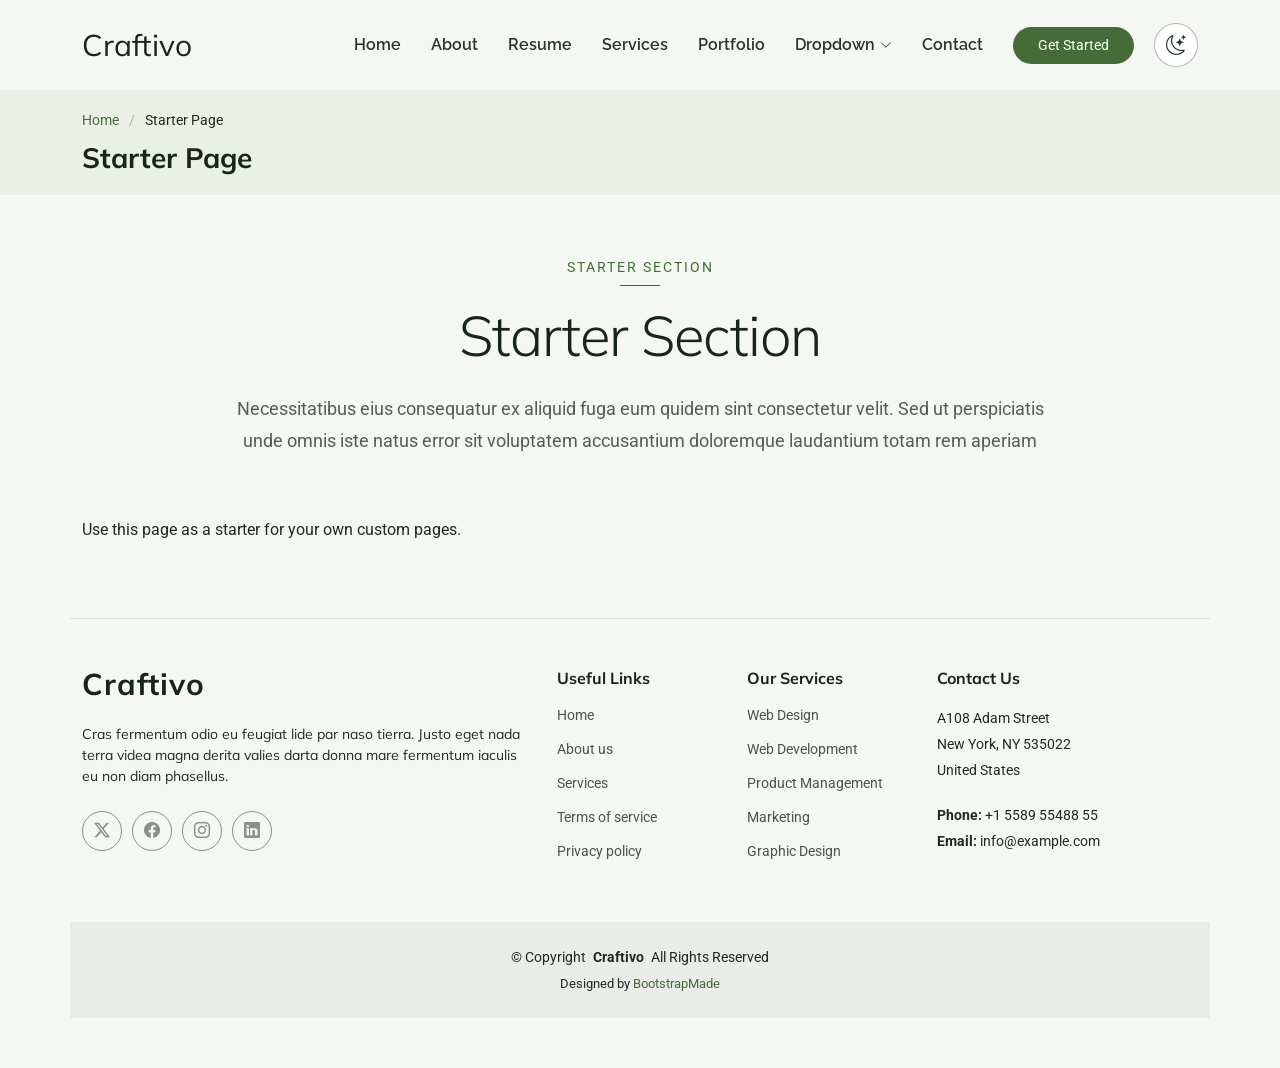
<file: starter-page.html>
<!DOCTYPE html>
<html lang="en">

<head>
  <meta charset="utf-8">
  <meta content="width=device-width, initial-scale=1.0" name="viewport">

  <!-- Restore the saved theme before styles load to avoid a color flash. -->
  <script>
    (function () {
      var theme = window.matchMedia('(prefers-color-scheme: dark)').matches ? 'dark' : 'light';
      try {
        var savedTheme = localStorage.getItem('portfolio-theme');
        if (savedTheme === 'light' || savedTheme === 'dark') theme = savedTheme;
      } catch (error) {
        // Use the default theme when storage is unavailable.
      }
      document.documentElement.dataset.theme = theme;
    })();
  </script>
  <title>Starter Page - Craftivo Bootstrap Template</title>
  <meta name="description" content="">
  <meta name="keywords" content="">

  <!-- Favicons -->
  <link href="assets/img/favicon.png" rel="icon">
  <link href="assets/img/apple-touch-icon.png" rel="apple-touch-icon">

  <!-- Fonts -->
  <link href="https://fonts.googleapis.com" rel="preconnect">
  <link href="https://fonts.gstatic.com" rel="preconnect" crossorigin>
  <link href="https://fonts.googleapis.com/css2?family=Roboto:ital,wght@0,100;0,300;0,400;0,500;0,700;0,900;1,100;1,300;1,400;1,500;1,700;1,900&family=Raleway:ital,wght@0,100;0,200;0,300;0,400;0,500;0,600;0,700;0,800;0,900;1,100;1,200;1,300;1,400;1,500;1,600;1,700;1,800;1,900&family=Mulish:ital,wght@0,200;0,300;0,400;0,500;0,600;0,700;0,800;0,900;1,200;1,300;1,400;1,500;1,600;1,700;1,800;1,900&display=swap" rel="stylesheet">

  <!-- Vendor CSS Files -->
  <link href="assets/vendor/bootstrap/css/bootstrap.min.css" rel="stylesheet">
  <link href="assets/vendor/bootstrap-icons/bootstrap-icons.css" rel="stylesheet">
  <link href="assets/vendor/aos/aos.css" rel="stylesheet">
  <link href="assets/vendor/glightbox/css/glightbox.min.css" rel="stylesheet">
  <link href="assets/vendor/swiper/swiper-bundle.min.css" rel="stylesheet">

  <!-- Main CSS File -->
  <link href="assets/css/main.css" rel="stylesheet">

  <!-- =======================================================
  * Template Name: Craftivo
  * Template URL: https://bootstrapmade.com/craftivo-bootstrap-portfolio-template/
  * Updated: Oct 04 2025 with Bootstrap v5.3.8
  * Author: BootstrapMade.com
  * License: https://bootstrapmade.com/license/
  ======================================================== -->
</head>

<body class="starter-page-page">

  <header id="header" class="header d-flex align-items-center sticky-top">
    <div class="container-fluid container-xl position-relative d-flex align-items-center">

      <a href="index.html" class="logo d-flex align-items-center me-auto">
        <!-- Uncomment the line below if you also wish to use an image logo -->
        <!-- <img src="assets/img/logo.webp" alt=""> -->
        <h1 class="sitename">Craftivo</h1>
      </a>

      <nav id="navmenu" class="navmenu">
        <ul>
          <li><a href="#hero">Home</a></li>
          <li><a href="#about">About</a></li>
          <li><a href="#resume">Resume</a></li>
          <li><a href="#services">Services</a></li>
          <li><a href="#portfolio">Portfolio</a></li>
          <li class="dropdown"><a href="#"><span>Dropdown</span> <i class="bi bi-chevron-down toggle-dropdown"></i></a>
            <ul>
              <li><a href="#">Dropdown 1</a></li>
              <li class="dropdown"><a href="#"><span>Deep Dropdown</span> <i class="bi bi-chevron-down toggle-dropdown"></i></a>
                <ul>
                  <li><a href="#">Deep Dropdown 1</a></li>
                  <li><a href="#">Deep Dropdown 2</a></li>
                  <li><a href="#">Deep Dropdown 3</a></li>
                  <li><a href="#">Deep Dropdown 4</a></li>
                  <li><a href="#">Deep Dropdown 5</a></li>
                </ul>
              </li>
              <li><a href="#">Dropdown 2</a></li>
              <li><a href="#">Dropdown 3</a></li>
              <li><a href="#">Dropdown 4</a></li>
            </ul>
          </li>
          <li><a href="#contact">Contact</a></li>
        </ul>
        <i class="mobile-nav-toggle d-xl-none bi bi-list"></i>
      </nav>

      <a class="btn-getstarted" href="#about">Get Started</a>

      <button type="button" class="theme-toggle" aria-label="Switch to light mode" title="Switch to light mode" hidden>
        <i class="bi bi-sun theme-icon-light" aria-hidden="true"></i>
        <i class="bi bi-moon-stars theme-icon-dark" aria-hidden="true"></i>
      </button>

    </div>
  </header>

  <main class="main">

    <!-- Page Title -->
    <div class="page-title light-background">
      <div class="container">
        <nav class="breadcrumbs">
          <ol>
            <li><a href="index.html">Home</a></li>
            <li class="current">Starter Page</li>
          </ol>
        </nav>
        <h1>Starter Page</h1>
      </div>
    </div><!-- End Page Title -->

    <!-- Starter Section Section -->
    <section id="starter-section" class="starter-section section">

      <!-- Section Title -->
      <div class="container section-title" data-aos="fade-up">
        <span class="subtitle">Starter Section</span>
        <h2>Starter Section</h2>
        <p>Necessitatibus eius consequatur ex aliquid fuga eum quidem sint consectetur velit. Sed ut perspiciatis unde omnis iste natus error sit voluptatem accusantium doloremque laudantium totam rem aperiam</p>
      </div><!-- End Section Title -->

      <div class="container" data-aos="fade-up">
        <p>Use this page as a starter for your own custom pages.</p>
      </div>

    </section><!-- /Starter Section Section -->

  </main>

  <footer id="footer" class="footer">

    <div class="container footer-top">
      <div class="row gy-4">
        <div class="col-lg-5 col-md-12 footer-about">
          <a href="index.html" class="logo d-flex align-items-center">
            <span class="sitename">Craftivo</span>
          </a>
          <p>Cras fermentum odio eu feugiat lide par naso tierra. Justo eget nada terra videa magna derita valies darta donna mare fermentum iaculis eu non diam phasellus.</p>
          <div class="social-links d-flex mt-4">
            <a href=""><i class="bi bi-twitter-x"></i></a>
            <a href=""><i class="bi bi-facebook"></i></a>
            <a href=""><i class="bi bi-instagram"></i></a>
            <a href=""><i class="bi bi-linkedin"></i></a>
          </div>
        </div>

        <div class="col-lg-2 col-6 footer-links">
          <h4>Useful Links</h4>
          <ul>
            <li><a href="#">Home</a></li>
            <li><a href="#">About us</a></li>
            <li><a href="#">Services</a></li>
            <li><a href="#">Terms of service</a></li>
            <li><a href="#">Privacy policy</a></li>
          </ul>
        </div>

        <div class="col-lg-2 col-6 footer-links">
          <h4>Our Services</h4>
          <ul>
            <li><a href="#">Web Design</a></li>
            <li><a href="#">Web Development</a></li>
            <li><a href="#">Product Management</a></li>
            <li><a href="#">Marketing</a></li>
            <li><a href="#">Graphic Design</a></li>
          </ul>
        </div>

        <div class="col-lg-3 col-md-12 footer-contact text-center text-md-start">
          <h4>Contact Us</h4>
          <p>A108 Adam Street</p>
          <p>New York, NY 535022</p>
          <p>United States</p>
          <p class="mt-4"><strong>Phone:</strong> <span>+1 5589 55488 55</span></p>
          <p><strong>Email:</strong> <span>info@example.com</span></p>
        </div>

      </div>
    </div>

    <div class="container copyright text-center mt-4">
      <p>© <span>Copyright</span> <strong class="px-1 sitename">Craftivo</strong> <span>All Rights Reserved</span></p>
      <div class="credits">
        <!-- All the links in the footer should remain intact. -->
        <!-- You can delete the links only if you've purchased the pro version. -->
        <!-- Licensing information: https://bootstrapmade.com/license/ -->
        <!-- Purchase the pro version with working PHP/AJAX contact form: [buy-url] -->
        Designed by <a href="https://bootstrapmade.com/">BootstrapMade</a>
      </div>
    </div>

  </footer>

  <!-- Scroll Top -->
  <a href="#" id="scroll-top" class="scroll-top d-flex align-items-center justify-content-center"><i class="bi bi-arrow-up-short"></i></a>

  <!-- Preloader -->
  <div id="preloader"></div>

  <!-- Vendor JS Files -->
  <script src="assets/vendor/bootstrap/js/bootstrap.bundle.min.js"></script>
  <script src="assets/vendor/php-email-form/validate.js"></script>
  <script src="assets/vendor/aos/aos.js"></script>
  <script src="assets/vendor/typed.js/typed.umd.js"></script>
  <script src="assets/vendor/waypoints/noframework.waypoints.js"></script>
  <script src="assets/vendor/glightbox/js/glightbox.min.js"></script>
  <script src="assets/vendor/imagesloaded/imagesloaded.pkgd.min.js"></script>
  <script src="assets/vendor/isotope-layout/isotope.pkgd.min.js"></script>
  <script src="assets/vendor/swiper/swiper-bundle.min.js"></script>

  <!-- Main JS File -->
  <script src="assets/js/main.js"></script>

</body>

</html>
</file>
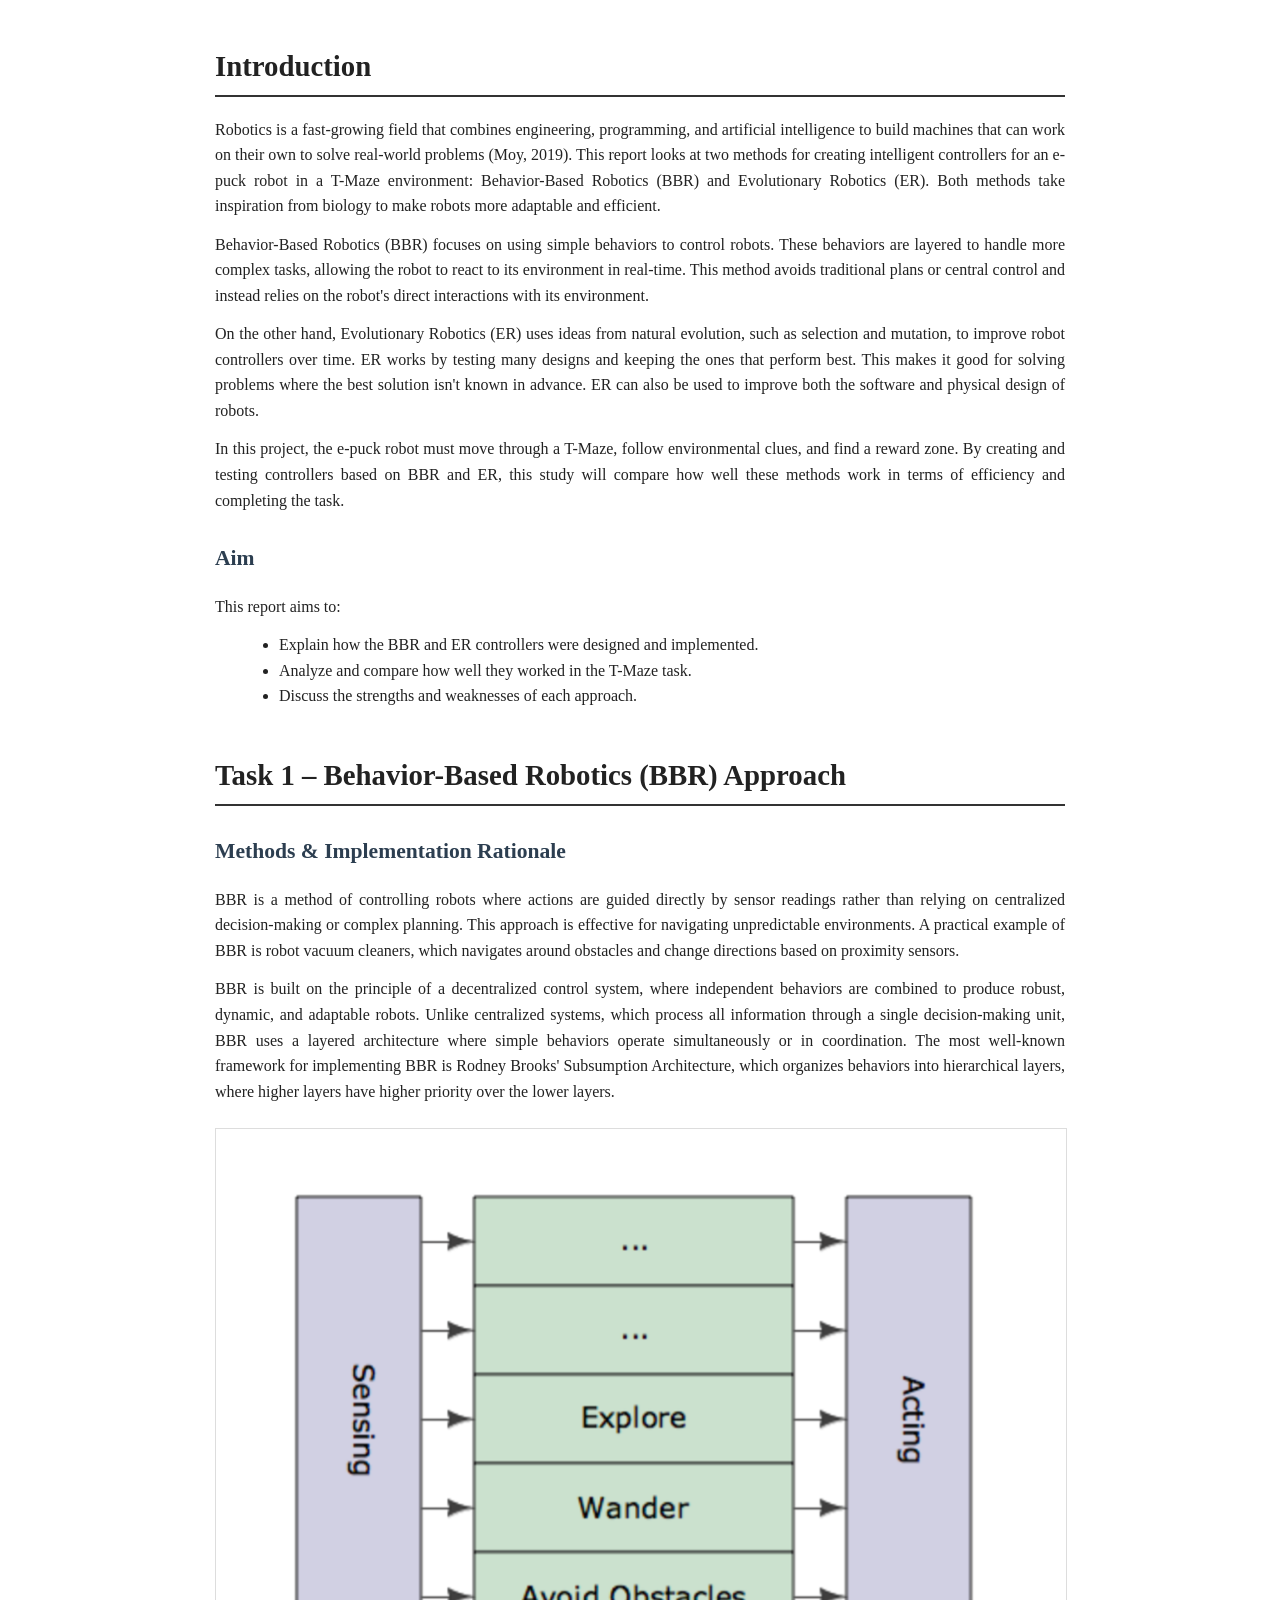
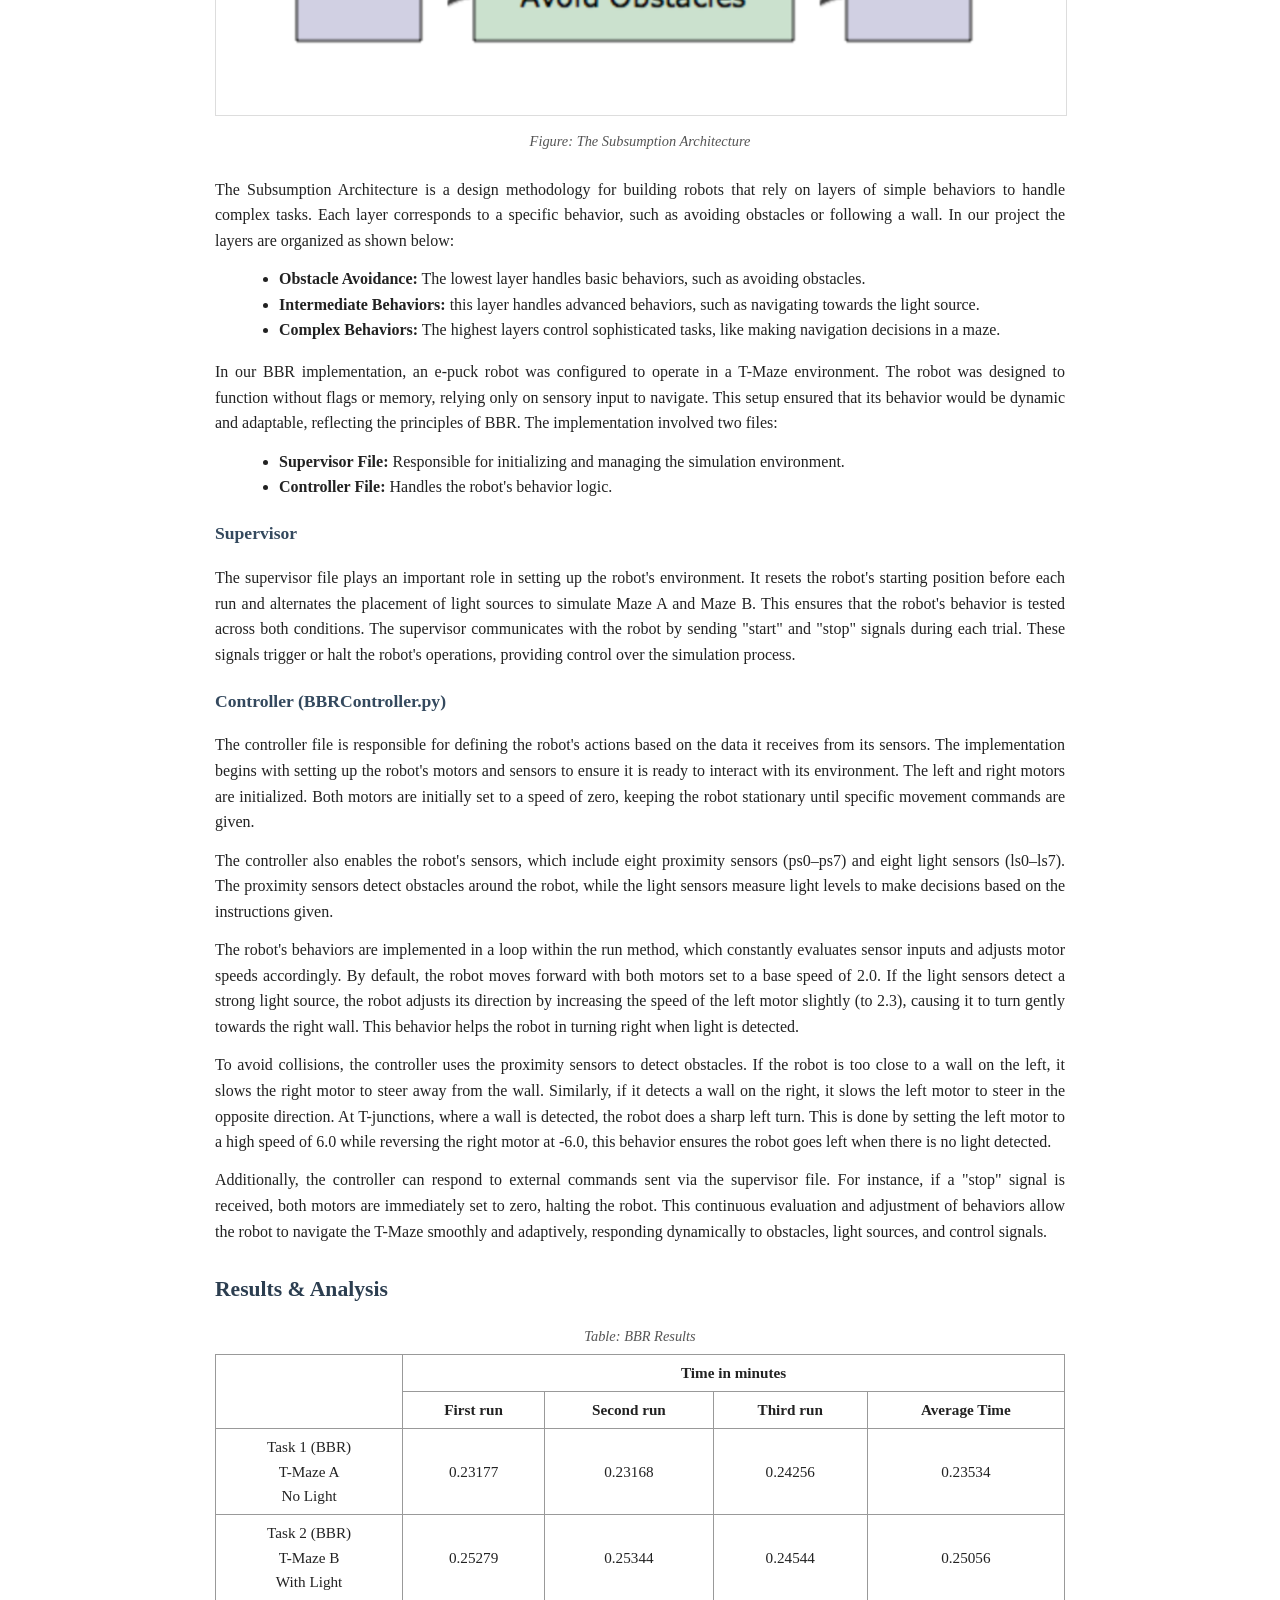
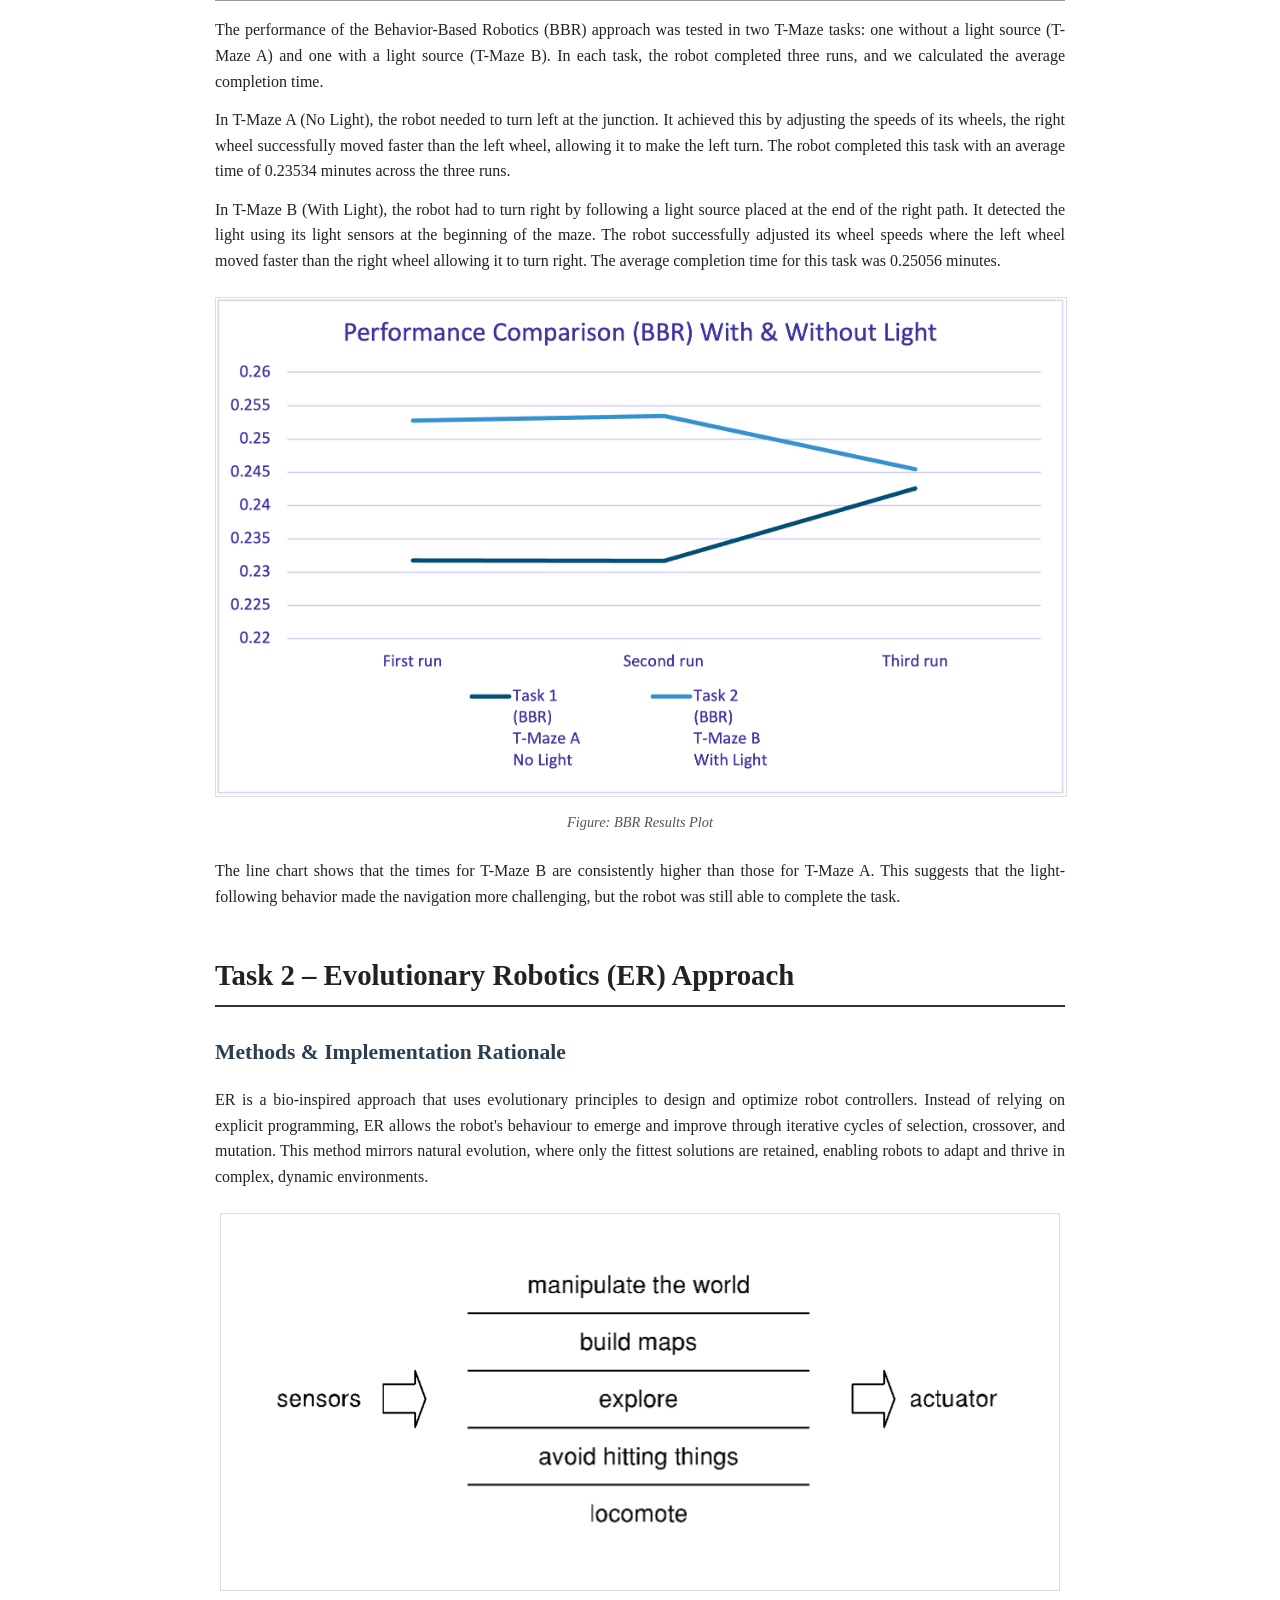
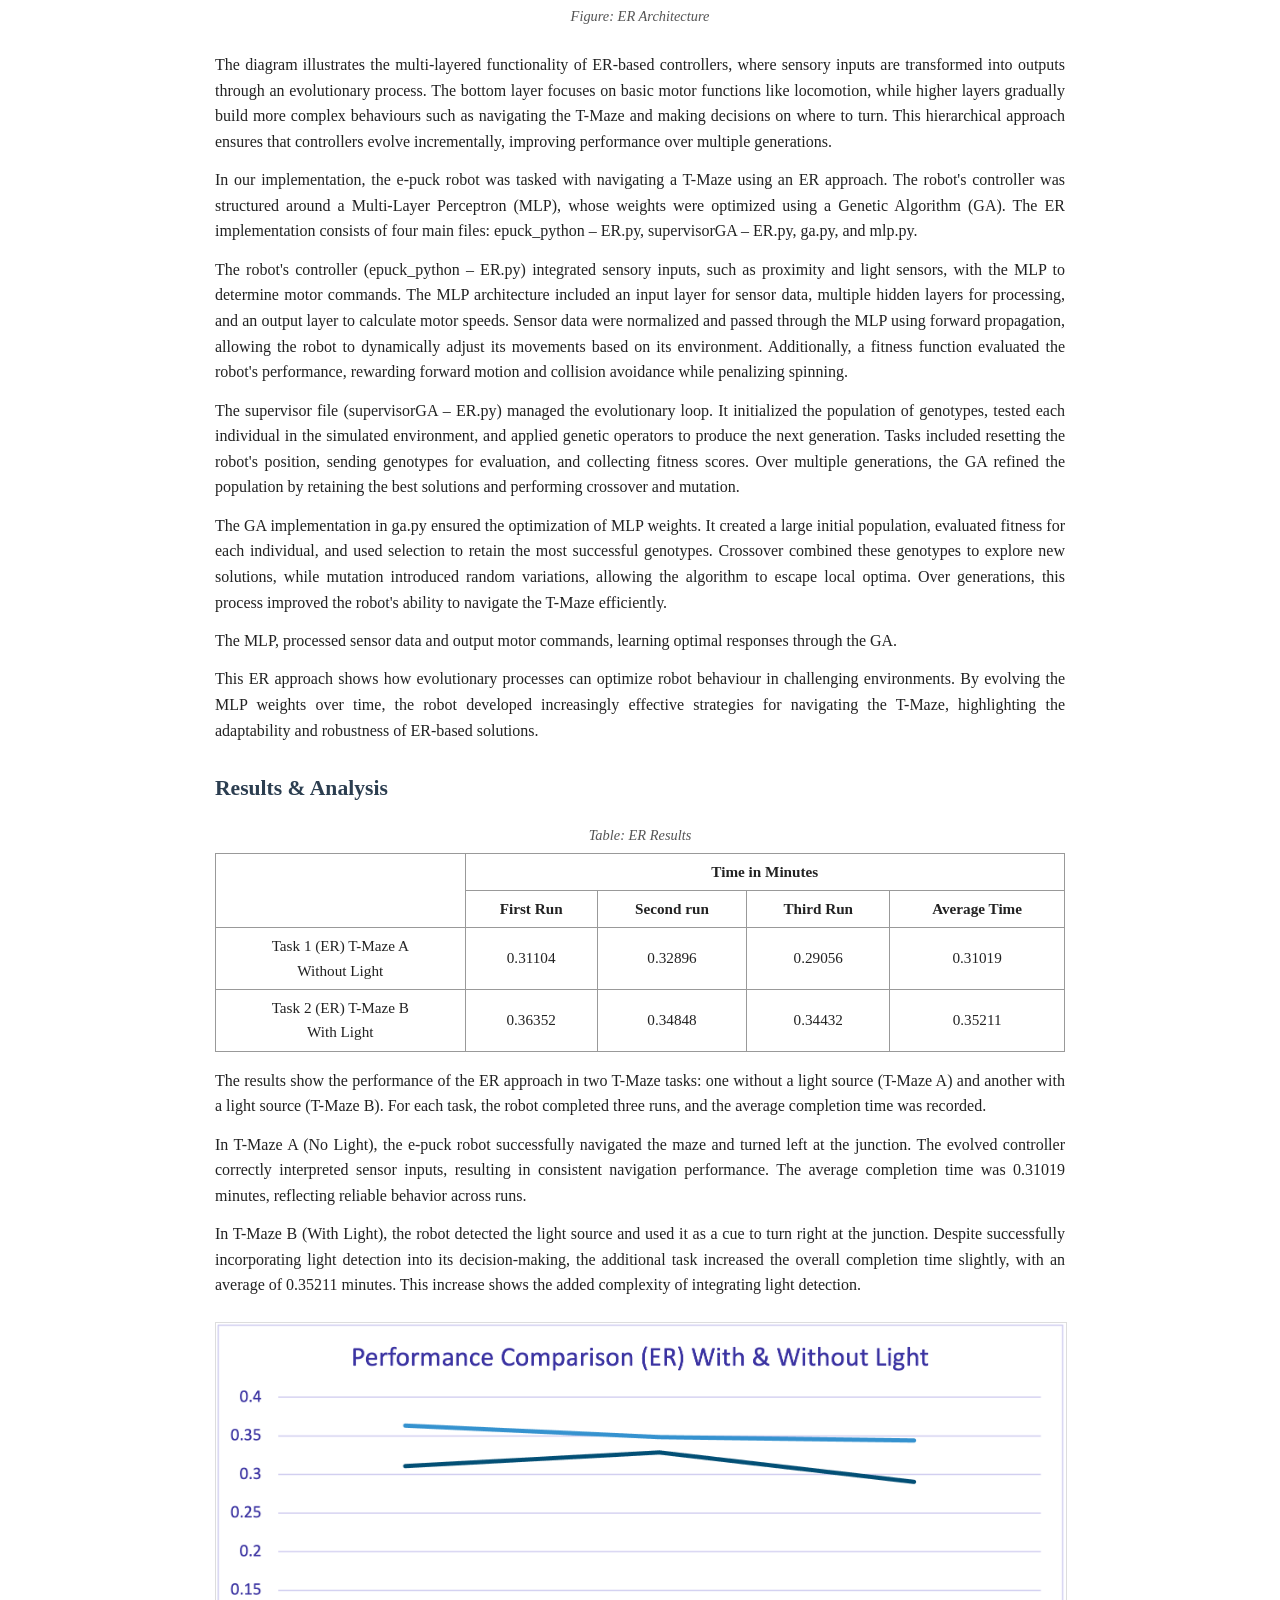
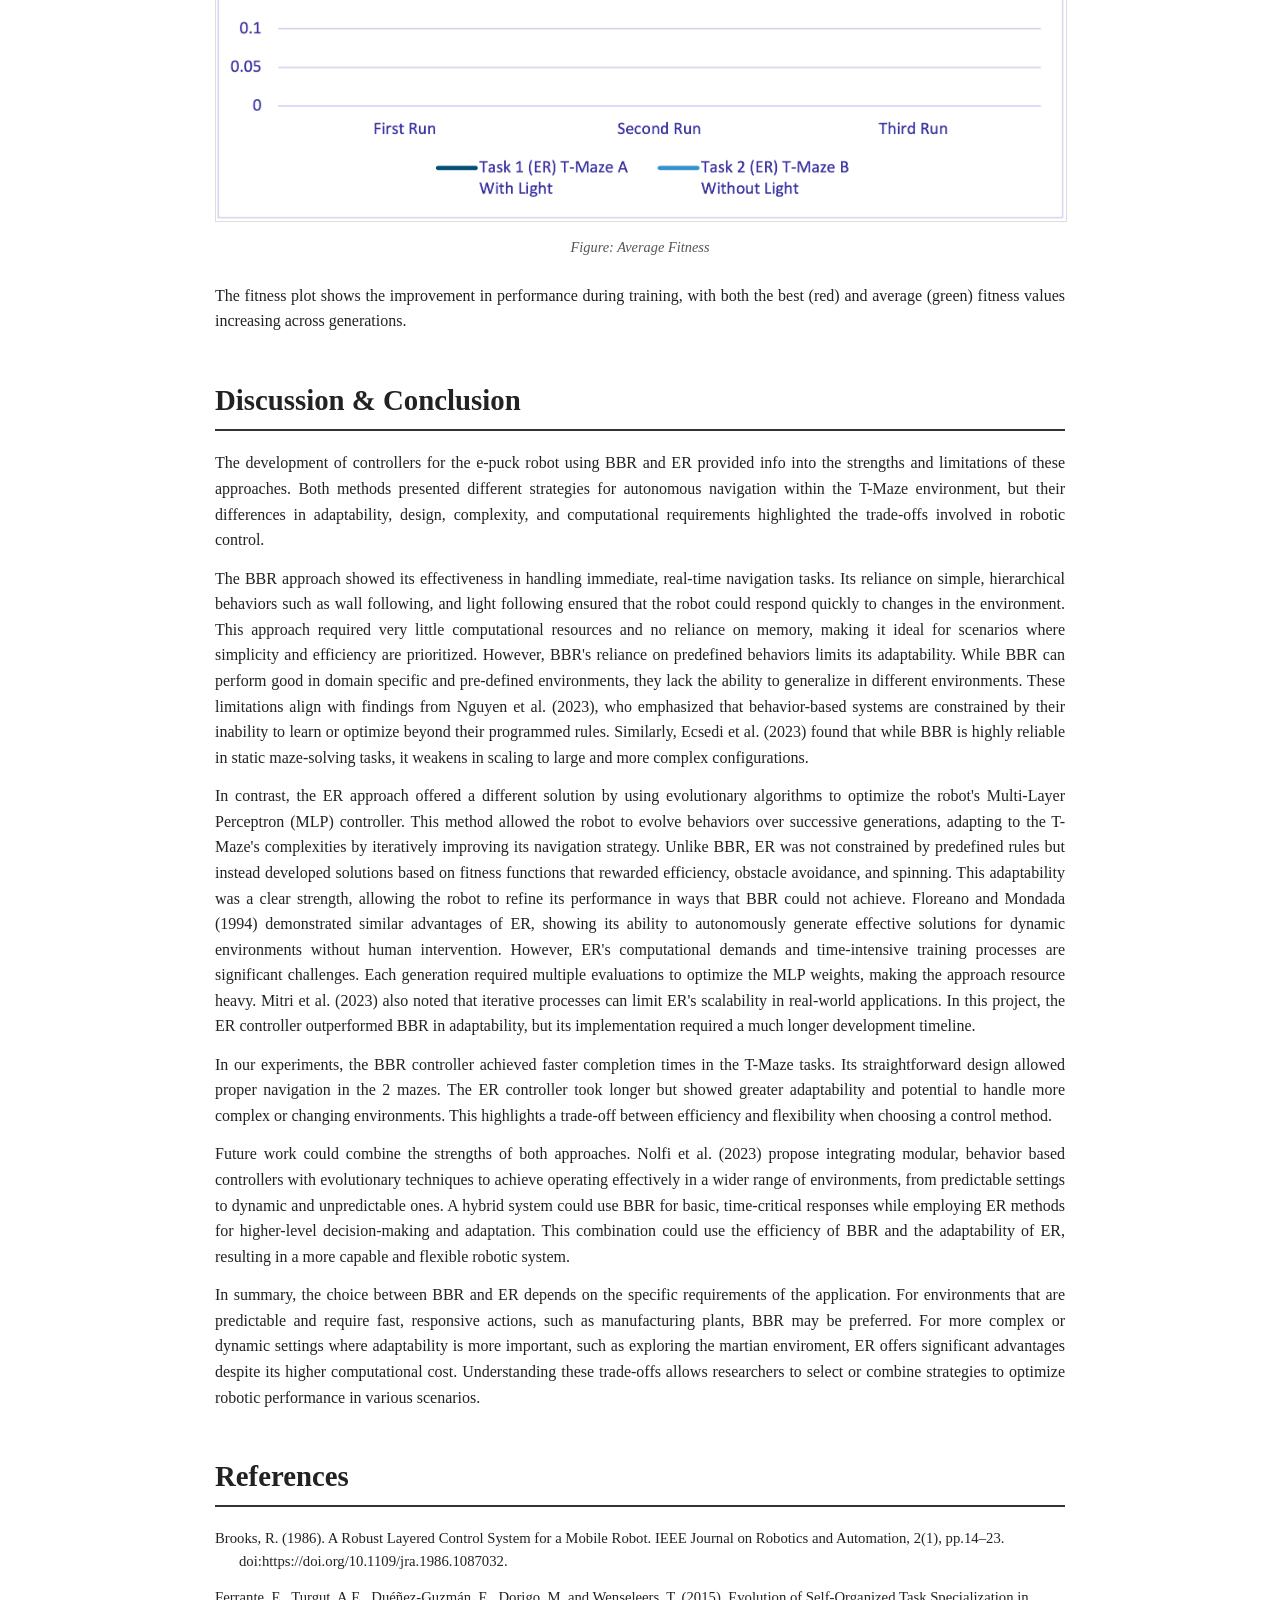
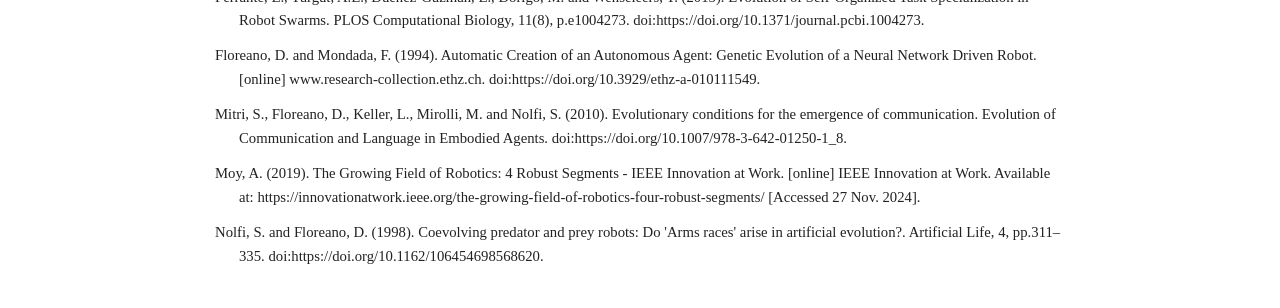
<file: Projects/F20RO_Report_Group5.html>
<!DOCTYPE html>
<html lang="en">
<head>
<meta charset="UTF-8">
<title>F20RO Report – Group 5</title>
<style>
  body { font-family: Georgia, 'Times New Roman', serif; max-width: 850px; margin: 40px auto; padding: 0 20px; line-height: 1.6; color: #222; }
  h1 { font-size: 1.8em; border-bottom: 2px solid #333; padding-bottom: 6px; margin-top: 1.5em; }
  h2 { font-size: 1.35em; margin-top: 1.3em; color: #2c3e50; }
  h3 { font-size: 1.1em; margin-top: 1.1em; color: #34495e; }
  p { margin: 0.8em 0; text-align: justify; }
  ul { margin: 0.5em 0 1em 1.5em; }
  figure { margin: 1.5em 0; text-align: center; }
  figure img { max-width: 100%; border: 1px solid #ddd; }
  figcaption { font-style: italic; font-size: 0.9em; color: #555; margin-top: 6px; }
  table { border-collapse: collapse; margin: 1em auto; width: 100%; }
  table, th, td { border: 1px solid #999; }
  th, td { padding: 6px 10px; text-align: center; font-size: 0.95em; }
  caption { font-style: italic; margin-bottom: 6px; font-size: 0.9em; color: #555; }
  .references p { text-align: left; font-size: 0.92em; word-wrap: break-word; }
  .references { padding-left: 1.5em; text-indent: -1.5em; }
</style>
</head>
<body>

<h1>Introduction</h1>
<p>Robotics is a fast-growing field that combines engineering, programming, and artificial intelligence to build machines that can work on their own to solve real-world problems (Moy, 2019). This report looks at two methods for creating intelligent controllers for an e-puck robot in a T-Maze environment: Behavior-Based Robotics (BBR) and Evolutionary Robotics (ER). Both methods take inspiration from biology to make robots more adaptable and efficient.</p>
<p>Behavior-Based Robotics (BBR) focuses on using simple behaviors to control robots. These behaviors are layered to handle more complex tasks, allowing the robot to react to its environment in real-time. This method avoids traditional plans or central control and instead relies on the robot's direct interactions with its environment.</p>
<p>On the other hand, Evolutionary Robotics (ER) uses ideas from natural evolution, such as selection and mutation, to improve robot controllers over time. ER works by testing many designs and keeping the ones that perform best. This makes it good for solving problems where the best solution isn't known in advance. ER can also be used to improve both the software and physical design of robots.</p>
<p>In this project, the e-puck robot must move through a T-Maze, follow environmental clues, and find a reward zone. By creating and testing controllers based on BBR and ER, this study will compare how well these methods work in terms of efficiency and completing the task.</p>

<h2>Aim</h2>
<p>This report aims to:</p>
<ul>
  <li>Explain how the BBR and ER controllers were designed and implemented.</li>
  <li>Analyze and compare how well they worked in the T-Maze task.</li>
  <li>Discuss the strengths and weaknesses of each approach.</li>
</ul>

<h1>Task 1 – Behavior-Based Robotics (BBR) Approach</h1>
<h2>Methods &amp; Implementation Rationale</h2>
<p>BBR is a method of controlling robots where actions are guided directly by sensor readings rather than relying on centralized decision-making or complex planning. This approach is effective for navigating unpredictable environments. A practical example of BBR is robot vacuum cleaners, which navigates around obstacles and change directions based on proximity sensors.</p>
<p>BBR is built on the principle of a decentralized control system, where independent behaviors are combined to produce robust, dynamic, and adaptable robots. Unlike centralized systems, which process all information through a single decision-making unit, BBR uses a layered architecture where simple behaviors operate simultaneously or in coordination. The most well-known framework for implementing BBR is Rodney Brooks' Subsumption Architecture, which organizes behaviors into hierarchical layers, where higher layers have higher priority over the lower layers.</p>

<figure>
  <img src="../assets/img/portfolio/subsumption.png" alt="The Subsumption Architecture">
  <figcaption>Figure: The Subsumption Architecture</figcaption>
</figure>

<p>The Subsumption Architecture is a design methodology for building robots that rely on layers of simple behaviors to handle complex tasks. Each layer corresponds to a specific behavior, such as avoiding obstacles or following a wall. In our project the layers are organized as shown below:</p>
<ul>
  <li><strong>Obstacle Avoidance:</strong> The lowest layer handles basic behaviors, such as avoiding obstacles.</li>
  <li><strong>Intermediate Behaviors:</strong> this layer handles advanced behaviors, such as navigating towards the light source.</li>
  <li><strong>Complex Behaviors:</strong> The highest layers control sophisticated tasks, like making navigation decisions in a maze.</li>
</ul>

<p>In our BBR implementation, an e-puck robot was configured to operate in a T-Maze environment. The robot was designed to function without flags or memory, relying only on sensory input to navigate. This setup ensured that its behavior would be dynamic and adaptable, reflecting the principles of BBR. The implementation involved two files:</p>
<ul>
  <li><strong>Supervisor File:</strong> Responsible for initializing and managing the simulation environment.</li>
  <li><strong>Controller File:</strong> Handles the robot's behavior logic.</li>
</ul>

<h3>Supervisor</h3>
<p>The supervisor file plays an important role in setting up the robot's environment. It resets the robot's starting position before each run and alternates the placement of light sources to simulate Maze A and Maze B. This ensures that the robot's behavior is tested across both conditions. The supervisor communicates with the robot by sending "start" and "stop" signals during each trial. These signals trigger or halt the robot's operations, providing control over the simulation process.</p>

<h3>Controller (BBRController.py)</h3>
<p>The controller file is responsible for defining the robot's actions based on the data it receives from its sensors. The implementation begins with setting up the robot's motors and sensors to ensure it is ready to interact with its environment. The left and right motors are initialized. Both motors are initially set to a speed of zero, keeping the robot stationary until specific movement commands are given.</p>
<p>The controller also enables the robot's sensors, which include eight proximity sensors (ps0–ps7) and eight light sensors (ls0–ls7). The proximity sensors detect obstacles around the robot, while the light sensors measure light levels to make decisions based on the instructions given.</p>
<p>The robot's behaviors are implemented in a loop within the run method, which constantly evaluates sensor inputs and adjusts motor speeds accordingly. By default, the robot moves forward with both motors set to a base speed of 2.0. If the light sensors detect a strong light source, the robot adjusts its direction by increasing the speed of the left motor slightly (to 2.3), causing it to turn gently towards the right wall. This behavior helps the robot in turning right when light is detected.</p>
<p>To avoid collisions, the controller uses the proximity sensors to detect obstacles. If the robot is too close to a wall on the left, it slows the right motor to steer away from the wall. Similarly, if it detects a wall on the right, it slows the left motor to steer in the opposite direction. At T-junctions, where a wall is detected, the robot does a sharp left turn. This is done by setting the left motor to a high speed of 6.0 while reversing the right motor at -6.0, this behavior ensures the robot goes left when there is no light detected.</p>
<p>Additionally, the controller can respond to external commands sent via the supervisor file. For instance, if a "stop" signal is received, both motors are immediately set to zero, halting the robot. This continuous evaluation and adjustment of behaviors allow the robot to navigate the T-Maze smoothly and adaptively, responding dynamically to obstacles, light sources, and control signals.</p>

<h2>Results &amp; Analysis</h2>
<table>
  <caption>Table: BBR Results</caption>
  <tr><th rowspan="2"></th><th colspan="4">Time in minutes</th></tr>
  <tr><th>First run</th><th>Second run</th><th>Third run</th><th>Average Time</th></tr>
  <tr><td>Task 1 (BBR)<br>T-Maze A<br>No Light</td><td>0.23177</td><td>0.23168</td><td>0.24256</td><td>0.23534</td></tr>
  <tr><td>Task 2 (BBR)<br>T-Maze B<br>With Light</td><td>0.25279</td><td>0.25344</td><td>0.24544</td><td>0.25056</td></tr>
</table>

<p>The performance of the Behavior-Based Robotics (BBR) approach was tested in two T-Maze tasks: one without a light source (T-Maze A) and one with a light source (T-Maze B). In each task, the robot completed three runs, and we calculated the average completion time.</p>
<p>In T-Maze A (No Light), the robot needed to turn left at the junction. It achieved this by adjusting the speeds of its wheels, the right wheel successfully moved faster than the left wheel, allowing it to make the left turn. The robot completed this task with an average time of 0.23534 minutes across the three runs.</p>
<p>In T-Maze B (With Light), the robot had to turn right by following a light source placed at the end of the right path. It detected the light using its light sensors at the beginning of the maze. The robot successfully adjusted its wheel speeds where the left wheel moved faster than the right wheel allowing it to turn right. The average completion time for this task was 0.25056 minutes.</p>

<figure>
  <img src="../assets/img/portfolio/perform1.png" alt="BBR Results Plot">
  <figcaption>Figure: BBR Results Plot</figcaption>
</figure>

<p>The line chart shows that the times for T-Maze B are consistently higher than those for T-Maze A. This suggests that the light-following behavior made the navigation more challenging, but the robot was still able to complete the task.</p>

<h1>Task 2 – Evolutionary Robotics (ER) Approach</h1>
<h2>Methods &amp; Implementation Rationale</h2>
<p>ER is a bio-inspired approach that uses evolutionary principles to design and optimize robot controllers. Instead of relying on explicit programming, ER allows the robot's behaviour to emerge and improve through iterative cycles of selection, crossover, and mutation. This method mirrors natural evolution, where only the fittest solutions are retained, enabling robots to adapt and thrive in complex, dynamic environments.</p>

<figure>
  <img src="../assets/img/portfolio/erArch.png" alt="ER Architecture">
  <figcaption>Figure: ER Architecture</figcaption>
</figure>

<p>The diagram illustrates the multi-layered functionality of ER-based controllers, where sensory inputs are transformed into outputs through an evolutionary process. The bottom layer focuses on basic motor functions like locomotion, while higher layers gradually build more complex behaviours such as navigating the T-Maze and making decisions on where to turn. This hierarchical approach ensures that controllers evolve incrementally, improving performance over multiple generations.</p>
<p>In our implementation, the e-puck robot was tasked with navigating a T-Maze using an ER approach. The robot's controller was structured around a Multi-Layer Perceptron (MLP), whose weights were optimized using a Genetic Algorithm (GA). The ER implementation consists of four main files: epuck_python – ER.py, supervisorGA – ER.py, ga.py, and mlp.py.</p>
<p>The robot's controller (epuck_python – ER.py) integrated sensory inputs, such as proximity and light sensors, with the MLP to determine motor commands. The MLP architecture included an input layer for sensor data, multiple hidden layers for processing, and an output layer to calculate motor speeds. Sensor data were normalized and passed through the MLP using forward propagation, allowing the robot to dynamically adjust its movements based on its environment. Additionally, a fitness function evaluated the robot's performance, rewarding forward motion and collision avoidance while penalizing spinning.</p>
<p>The supervisor file (supervisorGA – ER.py) managed the evolutionary loop. It initialized the population of genotypes, tested each individual in the simulated environment, and applied genetic operators to produce the next generation. Tasks included resetting the robot's position, sending genotypes for evaluation, and collecting fitness scores. Over multiple generations, the GA refined the population by retaining the best solutions and performing crossover and mutation.</p>
<p>The GA implementation in ga.py ensured the optimization of MLP weights. It created a large initial population, evaluated fitness for each individual, and used selection to retain the most successful genotypes. Crossover combined these genotypes to explore new solutions, while mutation introduced random variations, allowing the algorithm to escape local optima. Over generations, this process improved the robot's ability to navigate the T-Maze efficiently.</p>
<p>The MLP, processed sensor data and output motor commands, learning optimal responses through the GA.</p>
<p>This ER approach shows how evolutionary processes can optimize robot behaviour in challenging environments. By evolving the MLP weights over time, the robot developed increasingly effective strategies for navigating the T-Maze, highlighting the adaptability and robustness of ER-based solutions.</p>

<h2>Results &amp; Analysis</h2>
<table>
  <caption>Table: ER Results</caption>
  <tr><th rowspan="2"></th><th colspan="4">Time in Minutes</th></tr>
  <tr><th>First Run</th><th>Second run</th><th>Third Run</th><th>Average Time</th></tr>
  <tr><td>Task 1 (ER) T-Maze A<br>Without Light</td><td>0.31104</td><td>0.32896</td><td>0.29056</td><td>0.31019</td></tr>
  <tr><td>Task 2 (ER) T-Maze B<br>With Light</td><td>0.36352</td><td>0.34848</td><td>0.34432</td><td>0.35211</td></tr>
</table>

<p>The results show the performance of the ER approach in two T-Maze tasks: one without a light source (T-Maze A) and another with a light source (T-Maze B). For each task, the robot completed three runs, and the average completion time was recorded.</p>
<p>In T-Maze A (No Light), the e-puck robot successfully navigated the maze and turned left at the junction. The evolved controller correctly interpreted sensor inputs, resulting in consistent navigation performance. The average completion time was 0.31019 minutes, reflecting reliable behavior across runs.</p>
<p>In T-Maze B (With Light), the robot detected the light source and used it as a cue to turn right at the junction. Despite successfully incorporating light detection into its decision-making, the additional task increased the overall completion time slightly, with an average of 0.35211 minutes. This increase shows the added complexity of integrating light detection.</p>

<figure>
  <img src="../assets/img/portfolio/erPlot2.png" alt="Average Fitness">
  <figcaption>Figure: Average Fitness</figcaption>
</figure>

<p>The fitness plot shows the improvement in performance during training, with both the best (red) and average (green) fitness values increasing across generations.</p>

<h1>Discussion &amp; Conclusion</h1>
<p>The development of controllers for the e-puck robot using BBR and ER provided info into the strengths and limitations of these approaches. Both methods presented different strategies for autonomous navigation within the T-Maze environment, but their differences in adaptability, design, complexity, and computational requirements highlighted the trade-offs involved in robotic control.</p>
<p>The BBR approach showed its effectiveness in handling immediate, real-time navigation tasks. Its reliance on simple, hierarchical behaviors such as wall following, and light following ensured that the robot could respond quickly to changes in the environment. This approach required very little computational resources and no reliance on memory, making it ideal for scenarios where simplicity and efficiency are prioritized. However, BBR's reliance on predefined behaviors limits its adaptability. While BBR can perform good in domain specific and pre-defined environments, they lack the ability to generalize in different environments. These limitations align with findings from Nguyen et al. (2023), who emphasized that behavior-based systems are constrained by their inability to learn or optimize beyond their programmed rules. Similarly, Ecsedi et al. (2023) found that while BBR is highly reliable in static maze-solving tasks, it weakens in scaling to large and more complex configurations.</p>
<p>In contrast, the ER approach offered a different solution by using evolutionary algorithms to optimize the robot's Multi-Layer Perceptron (MLP) controller. This method allowed the robot to evolve behaviors over successive generations, adapting to the T-Maze's complexities by iteratively improving its navigation strategy. Unlike BBR, ER was not constrained by predefined rules but instead developed solutions based on fitness functions that rewarded efficiency, obstacle avoidance, and spinning. This adaptability was a clear strength, allowing the robot to refine its performance in ways that BBR could not achieve. Floreano and Mondada (1994) demonstrated similar advantages of ER, showing its ability to autonomously generate effective solutions for dynamic environments without human intervention. However, ER's computational demands and time-intensive training processes are significant challenges. Each generation required multiple evaluations to optimize the MLP weights, making the approach resource heavy. Mitri et al. (2023) also noted that iterative processes can limit ER's scalability in real-world applications. In this project, the ER controller outperformed BBR in adaptability, but its implementation required a much longer development timeline.</p>
<p>In our experiments, the BBR controller achieved faster completion times in the T-Maze tasks. Its straightforward design allowed proper navigation in the 2 mazes. The ER controller took longer but showed greater adaptability and potential to handle more complex or changing environments. This highlights a trade-off between efficiency and flexibility when choosing a control method.</p>
<p>Future work could combine the strengths of both approaches. Nolfi et al. (2023) propose integrating modular, behavior based controllers with evolutionary techniques to achieve operating effectively in a wider range of environments, from predictable settings to dynamic and unpredictable ones. A hybrid system could use BBR for basic, time-critical responses while employing ER methods for higher-level decision-making and adaptation. This combination could use the efficiency of BBR and the adaptability of ER, resulting in a more capable and flexible robotic system.</p>
<p>In summary, the choice between BBR and ER depends on the specific requirements of the application. For environments that are predictable and require fast, responsive actions, such as manufacturing plants, BBR may be preferred. For more complex or dynamic settings where adaptability is more important, such as exploring the martian enviroment, ER offers significant advantages despite its higher computational cost. Understanding these trade-offs allows researchers to select or combine strategies to optimize robotic performance in various scenarios.</p>

<h1>References</h1>
<div class="references">
<p>Brooks, R. (1986). A Robust Layered Control System for a Mobile Robot. IEEE Journal on Robotics and Automation, 2(1), pp.14–23. doi:https://doi.org/10.1109/jra.1986.1087032.</p>
<p>Ferrante, E., Turgut, A.E., Duéñez-Guzmán, E., Dorigo, M. and Wenseleers, T. (2015). Evolution of Self-Organized Task Specialization in Robot Swarms. PLOS Computational Biology, 11(8), p.e1004273. doi:https://doi.org/10.1371/journal.pcbi.1004273.</p>
<p>Floreano, D. and Mondada, F. (1994). Automatic Creation of an Autonomous Agent: Genetic Evolution of a Neural Network Driven Robot. [online] www.research-collection.ethz.ch. doi:https://doi.org/10.3929/ethz-a-010111549.</p>
<p>Mitri, S., Floreano, D., Keller, L., Mirolli, M. and Nolfi, S. (2010). Evolutionary conditions for the emergence of communication. Evolution of Communication and Language in Embodied Agents. doi:https://doi.org/10.1007/978-3-642-01250-1_8.</p>
<p>Moy, A. (2019). The Growing Field of Robotics: 4 Robust Segments - IEEE Innovation at Work. [online] IEEE Innovation at Work. Available at: https://innovationatwork.ieee.org/the-growing-field-of-robotics-four-robust-segments/ [Accessed 27 Nov. 2024].</p>
<p>Nolfi, S. and Floreano, D. (1998). Coevolving predator and prey robots: Do 'Arms races' arise in artificial evolution?. Artificial Life, 4, pp.311–335. doi:https://doi.org/10.1162/106454698568620.</p>
</div>

</body>
</html>
</file>
<file: assets/css/main.css>
@charset "UTF-8";

/*--------------------------------------------------------------
# Font & Color Variables
# Help: https://bootstrapmade.com/color-system/
--------------------------------------------------------------*/
/* Fonts */
:root {
  --default-font: "Roboto",  system-ui, -apple-system, "Segoe UI", Roboto, "Helvetica Neue", Arial, "Noto Sans", "Liberation Sans", sans-serif, "Apple Color Emoji", "Segoe UI Emoji", "Segoe UI Symbol", "Noto Color Emoji";
  --heading-font: "Mulish",  sans-serif;
  --nav-font: "Raleway",  sans-serif;
}

/* Global Colors - The following color variables are used throughout the website. Updating them here will change the color scheme of the entire website */
:root { 
  color-scheme: dark;
  --portfolio-surface-color: #0b0b0b;
  --portfolio-heading-color: #ffffff;
  --portfolio-text-color: rgba(255, 255, 255, 0.82);
  --background-color: #141414; /* Background color for the entire website, including individual sections */
  --default-color: #d9d9d9; /* Default color used for the majority of the text content across the entire website */
  --heading-color: #ededed; /* Color for headings, subheadings and title throughout the website */
  --accent-color: #7EA172; /* Accent color that represents your brand on the website. It's used for buttons, links, and other elements that need to stand out */
  --surface-color: #1c1c1c; /* The surface color is used as a background of boxed elements within sections, such as cards, icon boxes, or other elements that require a visual separation from the global background. */
  --contrast-color: #ffffff; /* Contrast color for text, ensuring readability against backgrounds of accent, heading, or default colors. */
}

/* Nav Menu Colors - The following color variables are used specifically for the navigation menu. They are separate from the global colors to allow for more customization options */
:root {
  --nav-color: #d9d9d9;  /* The default color of the main navmenu links */
  --nav-hover-color: #7EA172; /* Applied to main navmenu links when they are hovered over or active */
  --nav-mobile-background-color: #2e2e2e; /* Used as the background color for mobile navigation menu */
  --nav-dropdown-background-color: #2e2e2e; /* Used as the background color for dropdown items that appear when hovering over primary navigation items */
  --nav-dropdown-color: #d9d9d9; /* Used for navigation links of the dropdown items in the navigation menu. */
  --nav-dropdown-hover-color: #7EA172; /* Similar to --nav-hover-color, this color is applied to dropdown navigation links when they are hovered over. */
}

/* Color Presets - These classes override global colors when applied to any section or element, providing reuse of the sam color scheme. */

.light-background {
  --background-color: rgba(41, 41, 41, 0.8);
  --surface-color: #484848;
}

.dark-background {
  --background-color: #060606;
  --default-color: #ffffff;
  --heading-color: #ffffff;
  --surface-color: #252525;
  --contrast-color: #ffffff;
}

/* Smooth scroll */
:root {
  scroll-behavior: smooth;
}

/*--------------------------------------------------------------
# General Styling & Shared Classes
--------------------------------------------------------------*/
body {
  color: var(--default-color);
  background-color: var(--background-color);
  font-family: var(--default-font);
}

a {
  color: var(--accent-color);
  text-decoration: none;
  transition: 0.3s;
}

a:hover {
  color: color-mix(in srgb, var(--accent-color), transparent 25%);
  text-decoration: none;
}

h1,
h2,
h3,
h4,
h5,
h6 {
  color: var(--heading-color);
  font-family: var(--heading-font);
}

/* PHP Email Form Messages
------------------------------*/
.php-email-form .error-message {
  display: none;
  background: #df1529;
  color: #ffffff;
  text-align: left;
  padding: 15px;
  margin-bottom: 24px;
  font-weight: 600;
}

.php-email-form .sent-message {
  display: none;
  color: #ffffff;
  background: #059652;
  text-align: center;
  padding: 15px;
  margin-bottom: 24px;
  font-weight: 600;
}

.php-email-form .loading {
  display: none;
  background: var(--surface-color);
  text-align: center;
  padding: 15px;
  margin-bottom: 24px;
}

.php-email-form .loading:before {
  content: "";
  display: inline-block;
  border-radius: 50%;
  width: 24px;
  height: 24px;
  margin: 0 10px -6px 0;
  border: 3px solid var(--accent-color);
  border-top-color: var(--surface-color);
  animation: php-email-form-loading 1s linear infinite;
}

@keyframes php-email-form-loading {
  0% {
    transform: rotate(0deg);
  }

  100% {
    transform: rotate(360deg);
  }
}

/*--------------------------------------------------------------
# Global Header
--------------------------------------------------------------*/
.header {
  --heading-color: #ffffff;
  color: var(--default-color);
  background-color: var(--background-color);
  padding: 15px 0;
  transition: all 0.5s;
  z-index: 997;
}

.header .logo {
  line-height: 1;
}

.header .logo img {
  max-height: 36px;
  margin-right: 8px;
}

.header .logo h1 {
  font-size: 30px;
  margin: 0;
  font-weight: 400;
  color: var(--heading-color);
}

.header .btn-getstarted,
.header .btn-getstarted:focus {
  color: var(--contrast-color);
  background: var(--accent-color);
  font-size: 14px;
  padding: 8px 25px;
  margin: 0 0 0 30px;
  border-radius: 50px;
  transition: 0.3s;
}

.header .btn-getstarted:hover,
.header .btn-getstarted:focus:hover {
  color: var(--contrast-color);
  background: color-mix(in srgb, var(--accent-color), transparent 15%);
}

@media (max-width: 1200px) {
  .header .logo {
    order: 1;
  }

  .header .btn-getstarted {
    order: 2;
    margin: 0 15px 0 0;
    padding: 6px 15px;
  }

  .header .navmenu {
    order: 3;
  }
}

.scrolled .header {
  box-shadow: 0px 0 18px rgba(0, 0, 0, 0.1);
}

/* Global Header on Scroll
------------------------------*/
.scrolled .header {
  --background-color: rgba(20, 20, 20, 0.8);
}

/* Index Page Header
------------------------------*/
.index-page .header {
  --background-color: rgba(255, 255, 255, 0);
}

.index-page .header .logo .sitename {
  opacity: 0;
  visibility: hidden;
  transform: translateY(-6px);
  transition: opacity 0.3s ease, transform 0.3s ease, visibility 0.3s ease;
}

.index-page.past-hero .header .logo .sitename {
  opacity: 1;
  visibility: visible;
  transform: translateY(0);
}

/* Index Page Header on Scroll
------------------------------*/
.index-page.scrolled .header {
  --background-color: rgba(20, 20, 20, 0.8);
}

/*--------------------------------------------------------------
# Navigation Menu
--------------------------------------------------------------*/
/* Navmenu - Desktop */
@media (min-width: 1200px) {
  .navmenu {
    padding: 0;
  }

  .navmenu ul {
    margin: 0;
    padding: 0;
    display: flex;
    list-style: none;
    align-items: center;
  }

  .navmenu li {
    position: relative;
  }

  .navmenu a,
  .navmenu a:focus {
    color: var(--nav-color);
    padding: 18px 15px;
    font-size: 16px;
    font-family: var(--nav-font);
    font-weight: 600;
    display: flex;
    align-items: center;
    justify-content: space-between;
    white-space: nowrap;
    transition: 0.3s;
  }

  .navmenu a i,
  .navmenu a:focus i {
    font-size: 12px;
    line-height: 0;
    margin-left: 5px;
    transition: 0.3s;
  }

  .navmenu li:last-child a {
    padding-right: 0;
  }

  .navmenu li:hover>a,
  .navmenu .active,
  .navmenu .active:focus {
    color: var(--nav-hover-color);
  }

  .navmenu .dropdown ul {
    margin: 0;
    padding: 10px 0;
    background: var(--nav-dropdown-background-color);
    display: block;
    position: absolute;
    visibility: hidden;
    left: 14px;
    top: 130%;
    opacity: 0;
    transition: 0.3s;
    border-radius: 4px;
    z-index: 99;
    box-shadow: 0px 0px 30px rgba(0, 0, 0, 0.1);
  }

  .navmenu .dropdown ul li {
    min-width: 200px;
  }

  .navmenu .dropdown ul a {
    padding: 10px 20px;
    font-size: 15px;
    text-transform: none;
    color: var(--nav-dropdown-color);
  }

  .navmenu .dropdown ul a i {
    font-size: 12px;
  }

  .navmenu .dropdown ul a:hover,
  .navmenu .dropdown ul .active:hover,
  .navmenu .dropdown ul li:hover>a {
    color: var(--nav-dropdown-hover-color);
  }

  .navmenu .dropdown:hover>ul {
    opacity: 1;
    top: 100%;
    visibility: visible;
  }

  .navmenu .dropdown .dropdown ul {
    top: 0;
    left: -90%;
    visibility: hidden;
  }

  .navmenu .dropdown .dropdown:hover>ul {
    opacity: 1;
    top: 0;
    left: -100%;
    visibility: visible;
  }
}

/* Navmenu - Mobile */
@media (max-width: 1199px) {
  .mobile-nav-toggle {
    color: var(--nav-color);
    font-size: 28px;
    line-height: 0;
    margin-right: 10px;
    cursor: pointer;
    transition: color 0.3s;
  }

  .navmenu {
    padding: 0;
    z-index: 9997;
  }

  .navmenu ul {
    display: none;
    list-style: none;
    position: absolute;
    inset: 60px 20px 20px 20px;
    padding: 10px 0;
    margin: 0;
    border-radius: 6px;
    background-color: var(--nav-mobile-background-color);
    overflow-y: auto;
    transition: 0.3s;
    z-index: 9998;
    box-shadow: 0px 0px 30px rgba(0, 0, 0, 0.1);
  }

  .navmenu a,
  .navmenu a:focus {
    color: var(--nav-dropdown-color);
    padding: 10px 20px;
    font-family: var(--nav-font);
    font-size: 17px;
    font-weight: 500;
    display: flex;
    align-items: center;
    justify-content: space-between;
    white-space: nowrap;
    transition: 0.3s;
  }

  .navmenu a i,
  .navmenu a:focus i {
    font-size: 12px;
    line-height: 0;
    margin-left: 5px;
    width: 30px;
    height: 30px;
    display: flex;
    align-items: center;
    justify-content: center;
    border-radius: 50%;
    transition: 0.3s;
    background-color: color-mix(in srgb, var(--accent-color), transparent 90%);
  }

  .navmenu a i:hover,
  .navmenu a:focus i:hover {
    background-color: var(--accent-color);
    color: var(--contrast-color);
  }

  .navmenu a:hover,
  .navmenu .active,
  .navmenu .active:focus {
    color: var(--nav-dropdown-hover-color);
  }

  .navmenu .active i,
  .navmenu .active:focus i {
    background-color: var(--accent-color);
    color: var(--contrast-color);
    transform: rotate(180deg);
  }

  .navmenu .dropdown ul {
    position: static;
    display: none;
    z-index: 99;
    padding: 10px 0;
    margin: 10px 20px;
    background-color: var(--nav-dropdown-background-color);
    border: 1px solid color-mix(in srgb, var(--default-color), transparent 90%);
    box-shadow: none;
    transition: all 0.5s ease-in-out;
  }

  .navmenu .dropdown ul ul {
    background-color: rgba(33, 37, 41, 0.1);
  }

  .navmenu .dropdown>.dropdown-active {
    display: block;
    background-color: rgba(33, 37, 41, 0.03);
  }

  .mobile-nav-active {
    overflow: hidden;
  }

  .mobile-nav-active .mobile-nav-toggle {
    color: #fff;
    position: absolute;
    font-size: 32px;
    top: 15px;
    right: 15px;
    margin-right: 0;
    z-index: 9999;
  }

  .mobile-nav-active .navmenu {
    position: fixed;
    overflow: hidden;
    inset: 0;
    background: rgba(33, 37, 41, 0.8);
    transition: 0.3s;
  }

  .mobile-nav-active .navmenu>ul {
    display: block;
  }
}

/*--------------------------------------------------------------
# Global Footer
--------------------------------------------------------------*/
.footer {
  color: var(--default-color);
  background-color: var(--background-color);
  font-size: 14px;
  padding-bottom: 50px;
  position: relative;
}

.footer .footer-top {
  padding-top: 50px;
  border-top: 1px solid color-mix(in srgb, var(--default-color), transparent 90%);
}

.footer .footer-about .logo {
  line-height: 1;
  margin-bottom: 25px;
}

.footer .footer-about .logo img {
  max-height: 40px;
  margin-right: 6px;
}

.footer .footer-about .logo span {
  color: var(--heading-color);
  font-size: 30px;
  font-weight: 700;
  letter-spacing: 1px;
  font-family: var(--heading-font);
}

.footer .footer-about p {
  font-size: 14px;
  font-family: var(--heading-font);
}

.footer .social-links a {
  display: flex;
  align-items: center;
  justify-content: center;
  width: 40px;
  height: 40px;
  border-radius: 50%;
  border: 1px solid color-mix(in srgb, var(--default-color), transparent 50%);
  font-size: 16px;
  color: color-mix(in srgb, var(--default-color), transparent 50%);
  margin-right: 10px;
  transition: 0.3s;
}

.footer .social-links a:hover {
  color: var(--accent-color);
  border-color: var(--accent-color);
}

.footer h4 {
  font-size: 16px;
  font-weight: bold;
  position: relative;
  padding-bottom: 12px;
}

.footer .footer-links {
  margin-bottom: 30px;
}

.footer .footer-links ul {
  list-style: none;
  padding: 0;
  margin: 0;
}

.footer .footer-links ul i {
  padding-right: 2px;
  font-size: 12px;
  line-height: 0;
}

.footer .footer-links ul li {
  padding: 10px 0;
  display: flex;
  align-items: center;
}

.footer .footer-links ul li:first-child {
  padding-top: 0;
}

.footer .footer-links ul a {
  color: color-mix(in srgb, var(--default-color), transparent 20%);
  display: inline-block;
  line-height: 1;
}

.footer .footer-links ul a:hover {
  color: var(--accent-color);
}

.footer .footer-contact p {
  margin-bottom: 5px;
}

.footer .copyright {
  padding-top: 25px;
  padding-bottom: 25px;
  background-color: color-mix(in srgb, var(--default-color), transparent 95%);
}

.footer .copyright p {
  margin-bottom: 0;
}

.footer .credits {
  margin-top: 6px;
  font-size: 13px;
}

/*--------------------------------------------------------------
# Preloader
--------------------------------------------------------------*/
#preloader {
  position: fixed;
  inset: 0;
  z-index: 999999;
  overflow: hidden;
  background: var(--background-color);
  transition: all 0.6s ease-out;
}

#preloader:before {
  content: "";
  position: fixed;
  top: calc(50% - 30px);
  left: calc(50% - 30px);
  border: 6px solid #ffffff;
  border-color: var(--accent-color) transparent var(--accent-color) transparent;
  border-radius: 50%;
  width: 60px;
  height: 60px;
  animation: animate-preloader 1.5s linear infinite;
}

@keyframes animate-preloader {
  0% {
    transform: rotate(0deg);
  }

  100% {
    transform: rotate(360deg);
  }
}

/*--------------------------------------------------------------
# Scroll Top Button
--------------------------------------------------------------*/
.scroll-top {
  position: fixed;
  visibility: hidden;
  opacity: 0;
  right: 15px;
  bottom: 15px;
  z-index: 99999;
  background-color: var(--accent-color);
  width: 40px;
  height: 40px;
  border-radius: 4px;
  transition: all 0.4s;
}

.scroll-top i {
  font-size: 24px;
  color: var(--contrast-color);
  line-height: 0;
}

.scroll-top:hover {
  background-color: color-mix(in srgb, var(--accent-color), transparent 20%);
  color: var(--contrast-color);
}

.scroll-top.active {
  visibility: visible;
  opacity: 1;
}

/*--------------------------------------------------------------
# Disable aos animation delay on mobile devices
--------------------------------------------------------------*/
@media screen and (max-width: 768px) {
  [data-aos-delay] {
    transition-delay: 0 !important;
  }
}

/*--------------------------------------------------------------
# Global Page Titles & Breadcrumbs
--------------------------------------------------------------*/
.page-title {
  color: var(--default-color);
  background-color: var(--background-color);
  padding: 20px 0;
  position: relative;
}

.page-title h1 {
  font-size: 28px;
  font-weight: 700;
  margin: 0;
}

.page-title .breadcrumbs ol {
  display: flex;
  flex-wrap: wrap;
  list-style: none;
  padding: 0 0 10px 0;
  margin: 0;
  font-size: 14px;
  font-weight: 400;
}

.page-title .breadcrumbs ol li+li {
  padding-left: 10px;
}

.page-title .breadcrumbs ol li+li::before {
  content: "/";
  display: inline-block;
  padding-right: 10px;
  color: color-mix(in srgb, var(--default-color), transparent 70%);
}

/*--------------------------------------------------------------
# Global Sections
--------------------------------------------------------------*/
section,
.section {
  color: var(--default-color);
  background-color: var(--background-color);
  padding: 60px 0;
  scroll-margin-top: 90px;
  overflow: clip;
}

@media (max-width: 1199px) {

  section,
  .section {
    scroll-margin-top: 66px;
  }
}

/*--------------------------------------------------------------
# Global Section Titles
--------------------------------------------------------------*/
.section-title {
  text-align: center;
  padding-bottom: 60px;
  position: relative;
}

.section-title h2 {
  font-size: 3.5rem;
  font-weight: 300;
  line-height: 1.2;
  color: var(--heading-color);
  margin-bottom: 1.5rem;
  letter-spacing: -1px;
}

@media (max-width: 768px) {
  .section-title h2 {
    font-size: 2.5rem;
  }
}

.section-title .subtitle {
  display: inline-block;
  font-size: 0.875rem;
  font-weight: 400;
  color: var(--accent-color);
  text-transform: uppercase;
  letter-spacing: 2px;
  margin-bottom: 1.5rem;
  position: relative;
}

.section-title .subtitle::after {
  content: "";
  position: absolute;
  bottom: -8px;
  left: 50%;
  transform: translateX(-50%);
  width: 40px;
  height: 1px;
  background: var(--accent-color);
}

.section-title p {
  font-size: 1.125rem;
  line-height: 1.8;
  color: color-mix(in srgb, var(--default-color), transparent 25%);
  max-width: 900px;
  margin: 0 auto;
  text-wrap: balance;
}

/*--------------------------------------------------------------
# Hero Section
--------------------------------------------------------------*/
.hero {
  padding-top: 80px;
  min-height: 100vh;
  position: relative;
  display: flex;
  align-items: center;
  justify-content: center;
  overflow: hidden;
  padding-bottom: 80px;
}

.hero img {
  position: absolute;
  inset: 0;
  display: block;
  width: 100%;
  height: 100%;
  object-fit: cover;
  z-index: 1;
}

.hero:before {
  content: "";
  background: color-mix(in srgb, var(--background-color), transparent 55%);
  position: absolute;
  inset: 0;
  z-index: 2;
  border-radius: 0;
}

.hero .container {
  position: relative;
  z-index: 3;
}

.hero h2 {
  margin: 0;
  font-size: 48px;
  font-weight: 700;
}

.hero p {
  margin: 10px 0 0 0;
  font-size: 24px;
  color: color-mix(in srgb, var(--default-color), transparent 20%);
}

.hero p span {
  color: var(--accent-color);
  letter-spacing: 1px;
  border-bottom: 2px solid var(--accent-color);
}

.hero .social-links {
  margin-top: 30px;
  display: flex;
  justify-content: center;
  gap: 15px;
}

.hero .social-links a {
  display: flex;
  align-items: center;
  justify-content: center;
  width: 50px;
  height: 50px;
  border-radius: 50%;
  background: color-mix(in srgb, var(--default-color), transparent 92%);
  color: var(--default-color);
  font-size: 20px;
  transition: 0.3s;
}

.hero .social-links a:hover {
  background: var(--accent-color);
  color: var(--contrast-color);
  transform: translateY(-3px);
}

@media (max-width: 768px) {
  .hero h2 {
    font-size: 32px;
  }

  .hero p {
    font-size: 20px;
  }
}

/*--------------------------------------------------------------
# About Section
--------------------------------------------------------------*/
.about {
  overflow: hidden;
  position: relative;
}

.about::before {
  content: "";
  position: absolute;
  top: -50%;
  right: -20%;
  width: 800px;
  height: 800px;
  background: radial-gradient(circle, color-mix(in srgb, var(--accent-color), transparent 85%) 0%, transparent 70%);
  border-radius: 50%;
  z-index: 0;
  pointer-events: none;
}

.about .container {
  position: relative;
  z-index: 1;
}

.about .profile-card {
  background: var(--surface-color);
  border-radius: 24px;
  padding: 40px;
  box-shadow: 0 8px 30px rgba(0, 0, 0, 0.08);
  position: sticky;
  top: 100px;
}

.about .profile-card .profile-header {
  text-align: center;
  padding-bottom: 30px;
  border-bottom: 1px solid color-mix(in srgb, var(--default-color), transparent 90%);
}

.about .profile-card .profile-header .profile-avatar {
  width: 140px;
  height: 140px;
  margin: 0 auto 24px;
  position: relative;
  border-radius: 50%;
  padding: 6px;
  background: linear-gradient(135deg, var(--accent-color), color-mix(in srgb, var(--accent-color), #7EA172 50%));
}

.about .profile-card .profile-header .profile-avatar img {
  width: 100%;
  height: 100%;
  object-fit: cover;
  border-radius: 50%;
  border: 4px solid var(--surface-color);
}

.about .profile-card .profile-header .profile-avatar .status-indicator {
  position: absolute;
  bottom: 8px;
  right: 8px;
  width: 24px;
  height: 24px;
  background: #10b981;
  border: 4px solid var(--surface-color);
  border-radius: 50%;
  animation: pulse 2s infinite;
}

.about .profile-card .profile-header h3 {
  font-size: 24px;
  font-weight: 700;
  margin-bottom: 8px;
  color: var(--heading-color);
}

.about .profile-card .profile-header .role {
  display: inline-block;
  font-size: 15px;
  color: var(--accent-color);
  font-weight: 500;
  margin-bottom: 16px;
}

.about .profile-card .profile-header .rating {
  display: flex;
  align-items: center;
  justify-content: center;
  gap: 4px;
  margin-top: 12px;
}

.about .profile-card .profile-header .rating i {
  color: #fbbf24;
  font-size: 16px;
}

.about .profile-card .profile-header .rating span {
  margin-left: 8px;
  font-weight: 600;
  color: var(--default-color);
  font-size: 15px;
}

.about .profile-card .profile-stats {
  display: grid;
  grid-template-columns: repeat(3, 1fr);
  gap: 20px;
  padding: 30px 0;
  border-bottom: 1px solid color-mix(in srgb, var(--default-color), transparent 90%);
}

.about .profile-card .profile-stats .stat-item {
  text-align: center;
}

.about .profile-card .profile-stats .stat-item h4 {
  font-size: 28px;
  font-weight: 700;
  color: var(--accent-color);
  margin-bottom: 6px;
}

.about .profile-card .profile-stats .stat-item p {
  font-size: 13px;
  color: color-mix(in srgb, var(--default-color), transparent 30%);
  text-transform: uppercase;
  letter-spacing: 0.5px;
  margin: 0;
}

.about .profile-card .profile-actions {
  display: flex;
  flex-direction: column;
  gap: 12px;
  padding: 30px 0;
  border-bottom: 1px solid color-mix(in srgb, var(--default-color), transparent 90%);
}

.about .profile-card .profile-actions a {
  display: flex;
  align-items: center;
  justify-content: center;
  gap: 10px;
  padding: 14px 24px;
  border-radius: 12px;
  font-weight: 600;
  font-size: 15px;
  text-decoration: none;
  transition: all 0.3s ease;
}

.about .profile-card .profile-actions a.btn-primary {
  background: var(--accent-color);
  color: var(--contrast-color);
}

.about .profile-card .profile-actions a.btn-primary:hover {
  background: color-mix(in srgb, var(--accent-color), #000 15%);
  transform: translateY(-2px);
  box-shadow: 0 6px 20px rgba(0, 0, 0, 0.15);
}

.about .profile-card .profile-actions a.btn-secondary {
  background: color-mix(in srgb, var(--accent-color), transparent 90%);
  color: var(--accent-color);
}

.about .profile-card .profile-actions a.btn-secondary:hover {
  background: color-mix(in srgb, var(--accent-color), transparent 85%);
}

.about .profile-card .profile-actions a i {
  font-size: 18px;
}

.about .profile-card .social-connect {
  display: flex;
  justify-content: center;
  gap: 12px;
  padding-top: 30px;
}

.about .profile-card .social-connect a {
  width: 44px;
  height: 44px;
  display: flex;
  align-items: center;
  justify-content: center;
  background: color-mix(in srgb, var(--default-color), transparent 94%);
  border-radius: 12px;
  color: var(--default-color);
  font-size: 18px;
  transition: all 0.3s ease;
}

.about .profile-card .social-connect a:hover {
  background: var(--accent-color);
  color: var(--contrast-color);
  transform: translateY(-3px);
}

.about .content-wrapper .bio-section {
  margin-bottom: 50px;
}

.about .content-wrapper .bio-section .section-tag {
  display: inline-block;
  padding: 6px 16px;
  background: color-mix(in srgb, var(--accent-color), transparent 90%);
  color: var(--accent-color);
  border-radius: 20px;
  font-size: 13px;
  font-weight: 600;
  text-transform: uppercase;
  letter-spacing: 0.5px;
  margin-bottom: 16px;
}

.about .content-wrapper .bio-section h2 {
  font-size: 36px;
  font-weight: 700;
  color: var(--heading-color);
  margin-bottom: 24px;
  line-height: 1.2;
}

.about .content-wrapper .bio-section p {
  font-size: 16px;
  line-height: 1.8;
  color: var(--default-color);
  margin-bottom: 16px;
}

.about .content-wrapper .bio-section p:last-child {
  margin-bottom: 0;
}

.about .content-wrapper .details-grid {
  display: grid;
  grid-template-columns: repeat(2, 1fr);
  gap: 24px;
  margin-bottom: 50px;
}

.about .content-wrapper .details-grid .detail-item {
  display: flex;
  align-items: center;
  gap: 16px;
  padding: 24px;
  background: var(--surface-color);
  border-radius: 16px;
  border: 1px solid color-mix(in srgb, var(--default-color), transparent 92%);
  transition: all 0.3s ease;
}

.about .content-wrapper .details-grid .detail-item:hover {
  border-color: var(--accent-color);
  transform: translateY(-3px);
  box-shadow: 0 8px 24px rgba(0, 0, 0, 0.08);
}

.about .content-wrapper .details-grid .detail-item i {
  font-size: 28px;
  color: var(--accent-color);
  flex-shrink: 0;
}

.about .content-wrapper .details-grid .detail-item .detail-content span {
  display: block;
  font-size: 13px;
  color: color-mix(in srgb, var(--default-color), transparent 40%);
  text-transform: uppercase;
  letter-spacing: 0.5px;
  margin-bottom: 4px;
}

.about .content-wrapper .details-grid .detail-item .detail-content strong {
  display: block;
  font-size: 16px;
  color: var(--heading-color);
  font-weight: 600;
}

.about .content-wrapper .skills-showcase .section-tag {
  display: inline-block;
  padding: 6px 16px;
  background: color-mix(in srgb, var(--accent-color), transparent 90%);
  color: var(--accent-color);
  border-radius: 20px;
  font-size: 13px;
  font-weight: 600;
  text-transform: uppercase;
  letter-spacing: 0.5px;
  margin-bottom: 16px;
}

.about .content-wrapper .skills-showcase h3 {
  font-size: 28px;
  font-weight: 700;
  color: var(--heading-color);
  margin-bottom: 32px;
}

.about .content-wrapper .skills-showcase .skills-list .skill-item {
  margin-bottom: 28px;
}

.about .content-wrapper .skills-showcase .skills-list .skill-item .skill-info {
  display: flex;
  justify-content: space-between;
  align-items: center;
  margin-bottom: 10px;
}

.about .content-wrapper .skills-showcase .skills-list .skill-item .skill-info .skill-name {
  font-size: 15px;
  font-weight: 600;
  color: var(--heading-color);
}

.about .content-wrapper .skills-showcase .skills-list .skill-item .skill-info .skill-percent {
  font-size: 15px;
  font-weight: 700;
  color: var(--accent-color);
}

.about .content-wrapper .skills-showcase .skills-list .skill-item .progress {
  height: 10px;
  border-radius: 10px;
  background: color-mix(in srgb, var(--default-color), transparent 94%);
  overflow: hidden;
}

.about .content-wrapper .skills-showcase .skills-list .skill-item .progress .progress-bar {
  width: 0;
  height: 100%;
  background: linear-gradient(90deg, var(--accent-color), color-mix(in srgb, var(--accent-color), #7EA172 50%));
  border-radius: 10px;
  transition: width 1.5s cubic-bezier(0.65, 0, 0.35, 1);
  position: relative;
}

.about .content-wrapper .skills-showcase .skills-list .skill-item .progress .progress-bar::after {
  content: "";
  position: absolute;
  top: 0;
  left: 0;
  right: 0;
  bottom: 0;
  background: linear-gradient(90deg, transparent, rgba(255, 255, 255, 0.4), transparent);
  animation: shimmer 2s infinite;
}

@keyframes pulse {

  0%,
  100% {
    opacity: 1;
  }

  50% {
    opacity: 0.6;
  }
}

@keyframes shimmer {
  0% {
    transform: translateX(-100%);
  }

  100% {
    transform: translateX(100%);
  }
}

@media (max-width: 992px) {
  .about .profile-card {
    position: static;
    margin-bottom: 40px;
  }

  .about .content-wrapper .bio-section h2 {
    font-size: 30px;
  }

  .about .content-wrapper .details-grid {
    grid-template-columns: 1fr;
  }

  .about .content-wrapper .skills-showcase h3 {
    font-size: 24px;
  }
}

@media (max-width: 576px) {
  .about .profile-card {
    padding: 30px 20px;
  }

  .about .profile-card .profile-header .profile-avatar {
    width: 120px;
    height: 120px;
  }

  .about .profile-card .profile-stats {
    grid-template-columns: repeat(3, 1fr);
    gap: 16px;
  }

  .about .profile-card .profile-stats .stat-item h4 {
    font-size: 24px;
  }

  .about .content-wrapper .bio-section h2 {
    font-size: 26px;
  }

  .about .content-wrapper .details-grid .detail-item {
    padding: 18px;
  }

  .about .content-wrapper .details-grid .detail-item i {
    font-size: 24px;
  }
}

/*--------------------------------------------------------------
# Resume Section
--------------------------------------------------------------*/
.resume .section-header {
  margin-bottom: 2.5rem;
}

.resume .section-header .header-content .section-badge {
  display: inline-block;
  background: linear-gradient(135deg, var(--accent-color), color-mix(in srgb, var(--accent-color), #6c5ce7 20%));
  color: var(--contrast-color);
  padding: 0.5rem 1.2rem;
  border-radius: 25px;
  font-size: 0.85rem;
  font-weight: 600;
  text-transform: uppercase;
  letter-spacing: 0.1em;
  margin-bottom: 1rem;
}

.resume .section-header .header-content h2 {
  font-size: 2.2rem;
  font-weight: 700;
  color: var(--heading-color);
  margin-bottom: 1rem;
  line-height: 1.2;
  letter-spacing: -0.02em;
}

.resume .section-header .header-content p {
  font-size: 1rem;
  line-height: 1.7;
  color: color-mix(in srgb, var(--default-color), transparent 35%);
  margin: 0;
}

.resume .experience-section .experience-cards {
  display: flex;
  flex-direction: column;
  gap: 1.5rem;
}

.resume .experience-section .experience-cards .exp-card {
  background: var(--surface-color);
  border-radius: 16px;
  padding: 2rem;
  border: 2px solid color-mix(in srgb, var(--default-color), transparent 95%);
  transition: all 0.3s ease;
  position: relative;
  overflow: hidden;
}

.resume .experience-section .experience-cards .exp-card::before {
  content: "";
  position: absolute;
  top: 0;
  left: 0;
  right: 0;
  height: 4px;
  background: linear-gradient(90deg, transparent, var(--accent-color), transparent);
  transform: translateX(-100%);
  transition: transform 0.3s ease;
}

.resume .experience-section .experience-cards .exp-card:hover {
  transform: translateY(-5px);
  border-color: color-mix(in srgb, var(--accent-color), transparent 80%);
  box-shadow: 0 15px 45px color-mix(in srgb, var(--default-color), transparent 85%);
}

.resume .experience-section .experience-cards .exp-card:hover::before {
  transform: translateX(0);
}

.resume .experience-section .experience-cards .exp-card.featured {
  border-color: color-mix(in srgb, var(--accent-color), transparent 70%);
  background: linear-gradient(135deg, var(--surface-color), color-mix(in srgb, var(--accent-color), transparent 95%));
}

.resume .experience-section .experience-cards .exp-card.featured::before {
  background: linear-gradient(90deg, var(--accent-color), color-mix(in srgb, var(--accent-color), #6c5ce7 20%), var(--accent-color));
}

.resume .experience-section .experience-cards .exp-card .card-header {
  display: flex;
  justify-content: space-between;
  align-items: center;
  margin-bottom: 1.5rem;
}

.resume .experience-section .experience-cards .exp-card .card-header .company-logo {
  width: 50px;
  height: 50px;
  background: linear-gradient(135deg, var(--accent-color), color-mix(in srgb, var(--accent-color), #6c5ce7 20%));
  border-radius: 12px;
  display: flex;
  align-items: center;
  justify-content: center;
}

.resume .experience-section .experience-cards .exp-card .card-header .company-logo i {
  font-size: 1.3rem;
  color: var(--contrast-color);
}

.resume .experience-section .experience-cards .exp-card .card-header .period-badge {
  background: color-mix(in srgb, var(--accent-color), transparent 85%);
  color: var(--accent-color);
  padding: 0.4rem 1rem;
  border-radius: 20px;
  font-size: 0.8rem;
  font-weight: 600;
  text-transform: uppercase;
  letter-spacing: 0.05em;
}

.resume .experience-section .experience-cards .exp-card .card-body h3 {
  font-size: 1.4rem;
  font-weight: 600;
  color: var(--heading-color);
  margin-bottom: 0.5rem;
  letter-spacing: -0.01em;
}

.resume .experience-section .experience-cards .exp-card .card-body .company-name {
  font-size: 1rem;
  color: color-mix(in srgb, var(--default-color), transparent 25%);
  font-weight: 500;
  margin-bottom: 0.3rem;
}

.resume .experience-section .experience-cards .exp-card .card-body .duration {
  display: inline-block;
  font-size: 0.9rem;
  color: var(--accent-color);
  font-weight: 600;
  background: color-mix(in srgb, var(--accent-color), transparent 90%);
  padding: 0.2rem 0.8rem;
  border-radius: 12px;
  margin-bottom: 1rem;
}

.resume .experience-section .experience-cards .exp-card .card-body .description {
  font-size: 0.95rem;
  line-height: 1.6;
  color: color-mix(in srgb, var(--default-color), transparent 35%);
  margin-bottom: 1.5rem;
}

.resume .experience-section .experience-cards .exp-card .card-body .skills-tags {
  display: flex;
  flex-wrap: wrap;
  gap: 0.5rem;
}

.resume .experience-section .experience-cards .exp-card .card-body .skills-tags .skill-tag {
  background: color-mix(in srgb, var(--accent-color), transparent 92%);
  color: var(--accent-color);
  padding: 0.3rem 0.8rem;
  border-radius: 15px;
  font-size: 0.8rem;
  font-weight: 500;
  border: 1px solid color-mix(in srgb, var(--accent-color), transparent 85%);
}

.resume .education-section .education-timeline .timeline-track {
  position: relative;
  padding-left: 2.5rem;
}

.resume .education-section .education-timeline .timeline-track::before {
  content: "";
  position: absolute;
  left: 10px;
  top: 0;
  bottom: 0;
  width: 2px;
  background: linear-gradient(180deg, var(--accent-color), color-mix(in srgb, var(--accent-color), transparent 50%));
}

.resume .education-section .education-timeline .timeline-track .timeline-item {
  position: relative;
  margin-bottom: 3rem;
}

.resume .education-section .education-timeline .timeline-track .timeline-item:last-child {
  margin-bottom: 0;
}

.resume .education-section .education-timeline .timeline-track .timeline-item .timeline-marker {
  position: absolute;
  left: -3.5rem;
  top: 0;
  width: 50px;
  height: 50px;
  background: linear-gradient(135deg, var(--accent-color), color-mix(in srgb, var(--accent-color), #6c5ce7 20%));
  border-radius: 50%;
  display: flex;
  align-items: center;
  justify-content: center;
  border: 4px solid var(--background-color);
  box-shadow: 0 0 0 3px color-mix(in srgb, var(--accent-color), transparent 80%);
}

.resume .education-section .education-timeline .timeline-track .timeline-item .timeline-marker i {
  font-size: 1.2rem;
  color: var(--contrast-color);
}

.resume .education-section .education-timeline .timeline-track .timeline-item .timeline-content {
  background: var(--surface-color);
  padding: 1.8rem;
  border-radius: 12px;
  border: 1px solid color-mix(in srgb, var(--default-color), transparent 95%);
  transition: all 0.3s ease;
}

.resume .education-section .education-timeline .timeline-track .timeline-item .timeline-content:hover {
  transform: translateX(5px);
  border-color: color-mix(in srgb, var(--accent-color), transparent 80%);
  box-shadow: 0 10px 30px color-mix(in srgb, var(--default-color), transparent 90%);
}

.resume .education-section .education-timeline .timeline-track .timeline-item .timeline-content .education-meta {
  display: flex;
  justify-content: space-between;
  align-items: center;
  margin-bottom: 1rem;
}

.resume .education-section .education-timeline .timeline-track .timeline-item .timeline-content .education-meta .year-range {
  font-size: 0.9rem;
  color: var(--accent-color);
  font-weight: 600;
  background: color-mix(in srgb, var(--accent-color), transparent 90%);
  padding: 0.3rem 0.8rem;
  border-radius: 15px;
}

.resume .education-section .education-timeline .timeline-track .timeline-item .timeline-content .education-meta .degree-level {
  font-size: 0.8rem;
  color: color-mix(in srgb, var(--default-color), transparent 40%);
  text-transform: uppercase;
  font-weight: 600;
  letter-spacing: 0.1em;
}

.resume .education-section .education-timeline .timeline-track .timeline-item .timeline-content h4 {
  font-size: 1.3rem;
  font-weight: 600;
  color: var(--heading-color);
  margin-bottom: 0.5rem;
  letter-spacing: -0.01em;
}

.resume .education-section .education-timeline .timeline-track .timeline-item .timeline-content .institution {
  font-size: 1rem;
  color: color-mix(in srgb, var(--default-color), transparent 25%);
  font-weight: 500;
  margin-bottom: 1rem;
}

.resume .education-section .education-timeline .timeline-track .timeline-item .timeline-content .description {
  font-size: 0.95rem;
  line-height: 1.6;
  color: color-mix(in srgb, var(--default-color), transparent 35%);
  margin-bottom: 1.2rem;
}

.resume .education-section .education-timeline .timeline-track .timeline-item .timeline-content .achievement {
  display: flex;
  align-items: center;
  gap: 0.5rem;
  background: color-mix(in srgb, var(--accent-color), transparent 92%);
  padding: 0.6rem 1rem;
  border-radius: 8px;
  border-left: 3px solid var(--accent-color);
}

.resume .education-section .education-timeline .timeline-track .timeline-item .timeline-content .achievement i {
  color: var(--accent-color);
  font-size: 1rem;
}

.resume .education-section .education-timeline .timeline-track .timeline-item .timeline-content .achievement span {
  font-size: 0.9rem;
  font-weight: 600;
  color: var(--accent-color);
}

.resume .education-section .education-timeline .timeline-track .timeline-item .timeline-content .certifications-list .cert-item {
  display: flex;
  justify-content: space-between;
  align-items: center;
  padding: 0.8rem 0;
  border-bottom: 1px solid color-mix(in srgb, var(--default-color), transparent 95%);
}

.resume .education-section .education-timeline .timeline-track .timeline-item .timeline-content .certifications-list .cert-item:last-child {
  border-bottom: none;
}

.resume .education-section .education-timeline .timeline-track .timeline-item .timeline-content .certifications-list .cert-item .cert-name {
  font-size: 0.9rem;
  color: var(--heading-color);
  font-weight: 500;
}

.resume .education-section .education-timeline .timeline-track .timeline-item .timeline-content .certifications-list .cert-item .cert-year {
  font-size: 0.8rem;
  color: var(--accent-color);
  font-weight: 600;
  background: color-mix(in srgb, var(--accent-color), transparent 90%);
  padding: 0.2rem 0.6rem;
  border-radius: 10px;
}

@media (max-width: 992px) {
  .resume .section-header {
    margin-bottom: 2rem;
  }

  .resume .section-header .header-content h2 {
    font-size: 2rem;
  }

  .resume .experience-section {
    margin-bottom: 3rem;
  }

  .resume .education-timeline .timeline-track .timeline-item .timeline-marker {
    width: 45px;
    height: 45px;
  }
}

@media (max-width: 768px) {
  .resume .section-header .header-content {
    text-align: center;
  }

  .resume .section-header .header-content h2 {
    font-size: 1.8rem;
  }

  .resume .experience-section .experience-cards .exp-card {
    padding: 1.5rem;
  }

  .resume .experience-section .experience-cards .exp-card .card-header .company-logo {
    width: 45px;
    height: 45px;
  }

  .resume .experience-section .experience-cards .exp-card .card-header .company-logo i {
    font-size: 1.2rem;
  }

  .resume .education-section .education-timeline .timeline-track {
    padding-left: 2rem;
  }

  .resume .education-section .education-timeline .timeline-track::before {
    left: 20px;
  }

  .resume .education-section .education-timeline .timeline-track .timeline-item .timeline-marker {
    left: -2.3rem;
    width: 40px;
    height: 40px;
  }

  .resume .education-section .education-timeline .timeline-track .timeline-item .timeline-marker i {
    font-size: 1rem;
  }

  .resume .education-section .education-timeline .timeline-track .timeline-item .timeline-content {
    padding: 1.5rem;
  }
}

@media (max-width: 576px) {
  .resume .section-header .header-content .section-badge {
    font-size: 0.8rem;
    padding: 0.4rem 1rem;
  }

  .resume .section-header .header-content h2 {
    font-size: 1.6rem;
  }

  .resume .experience-section .experience-cards .exp-card {
    padding: 1.2rem;
  }

  .resume .experience-section .experience-cards .exp-card .card-header {
    flex-direction: column;
    gap: 1rem;
    text-align: center;
  }

  .resume .education-section .education-timeline .timeline-track .timeline-item .timeline-content {
    padding: 1.2rem;
  }

  .resume .education-section .education-timeline .timeline-track .timeline-item .timeline-content .education-meta {
    flex-direction: column;
    gap: 0.5rem;
    align-items: flex-start;
  }

  .resume .education-section .education-timeline .timeline-track .timeline-item .timeline-content .certifications-list .cert-item {
    flex-direction: column;
    align-items: flex-start;
    gap: 0.3rem;
  }
}

/*--------------------------------------------------------------
# Services Section
--------------------------------------------------------------*/
.services .service-item {
  background: var(--surface-color);
  border: 2px solid color-mix(in srgb, var(--default-color), transparent 90%);
  border-radius: 16px;
  padding: 35px 25px;
  text-align: center;
  height: 100%;
  transition: all 0.3s ease;
  position: relative;
  overflow: hidden;
}

.services .service-item::before {
  content: "";
  position: absolute;
  top: 0;
  left: 0;
  width: 100%;
  height: 4px;
  background: linear-gradient(90deg, var(--accent-color), color-mix(in srgb, var(--accent-color), transparent 50%));
  transform: scaleX(0);
  transform-origin: left;
  transition: transform 0.3s ease;
}

.services .service-item:hover {
  border-color: var(--accent-color);
  transform: translateY(-5px);
  box-shadow: 0 15px 35px rgba(0, 0, 0, 0.1);
}

.services .service-item:hover::before {
  transform: scaleX(1);
}

.services .service-item:hover .icon-wrapper {
  background: var(--accent-color);
  color: var(--contrast-color);
  transform: rotate(5deg) scale(1.05);
}

.services .service-item:hover .read-more {
  color: var(--accent-color);
}

.services .service-item:hover .read-more i {
  transform: translateX(5px);
}

.services .service-item.featured {
  border-color: var(--accent-color);
  box-shadow: 0 10px 30px rgba(54, 144, 231, 0.15);
}

.services .service-item.featured::before {
  transform: scaleX(1);
}

.services .featured-tag {
  position: absolute;
  top: 15px;
  right: -30px;
  background: var(--accent-color);
  color: var(--contrast-color);
  padding: 5px 35px;
  font-size: 11px;
  font-weight: 700;
  text-transform: uppercase;
  letter-spacing: 1px;
  transform: rotate(45deg);
  box-shadow: 0 3px 10px rgba(54, 144, 231, 0.3);
}

.services .icon-wrapper {
  width: 70px;
  height: 70px;
  margin: 0 auto 20px;
  background: color-mix(in srgb, var(--accent-color), transparent 90%);
  color: var(--accent-color);
  border-radius: 12px;
  display: flex;
  align-items: center;
  justify-content: center;
  transition: all 0.3s ease;
}

.services .icon-wrapper i {
  font-size: 32px;
}

.services h4 {
  font-size: 20px;
  font-weight: 700;
  margin-bottom: 12px;
  color: var(--heading-color);
}

.services p {
  font-size: 14px;
  line-height: 1.6;
  color: color-mix(in srgb, var(--default-color), transparent 25%);
  margin-bottom: 20px;
}

.services .read-more {
  display: inline-flex;
  align-items: center;
  gap: 6px;
  color: var(--heading-color);
  font-weight: 600;
  font-size: 14px;
  text-decoration: none;
  transition: all 0.3s ease;
}

.services .read-more i {
  font-size: 14px;
  transition: transform 0.3s ease;
}

.services .cta-box {
  background: linear-gradient(135deg, var(--accent-color), color-mix(in srgb, var(--accent-color), #667eea 40%));
  border-radius: 20px;
  padding: 45px 50px;
  color: var(--contrast-color);
  position: relative;
  overflow: hidden;
}

.services .cta-box::before {
  content: "";
  position: absolute;
  top: -50%;
  right: -20%;
  width: 400px;
  height: 400px;
  background: color-mix(in srgb, var(--contrast-color), transparent 90%);
  border-radius: 50%;
  z-index: 0;
}

.services .cta-box .row {
  position: relative;
  z-index: 1;
}

.services .cta-box h3 {
  font-size: 26px;
  font-weight: 700;
  margin-bottom: 10px;
  color: var(--contrast-color);
}

.services .cta-box p {
  font-size: 15px;
  margin-bottom: 0;
  color: color-mix(in srgb, var(--contrast-color), transparent 15%);
}

.services .cta-box .cta-btn {
  display: inline-block;
  background: var(--contrast-color);
  color: var(--accent-color);
  padding: 14px 35px;
  border-radius: 50px;
  font-weight: 700;
  font-size: 15px;
  text-decoration: none;
  transition: all 0.3s ease;
  box-shadow: 0 8px 20px rgba(0, 0, 0, 0.15);
}

.services .cta-box .cta-btn:hover {
  transform: translateY(-3px);
  box-shadow: 0 12px 30px rgba(0, 0, 0, 0.25);
  color: var(--accent-color);
}

@media (max-width: 992px) {
  .services .cta-box {
    padding: 35px 30px;
  }

  .services .cta-box h3 {
    font-size: 22px;
    margin-bottom: 8px;
  }

  .services .cta-box p {
    font-size: 14px;
    margin-bottom: 20px;
  }

  .services .cta-box .cta-btn {
    margin-top: 10px;
  }
}

@media (max-width: 768px) {
  .services .service-item {
    padding: 30px 20px;
    margin-bottom: 20px;
  }

  .services .icon-wrapper {
    width: 60px;
    height: 60px;
    margin-bottom: 18px;
  }

  .services .icon-wrapper i {
    font-size: 28px;
  }

  .services h4 {
    font-size: 18px;
  }

  .services p {
    font-size: 13px;
  }

  .services .cta-box {
    padding: 30px 25px;
    text-align: center;
  }

  .services .cta-box::before {
    width: 300px;
    height: 300px;
  }
}

/*--------------------------------------------------------------
# Portfolio Section
--------------------------------------------------------------*/
.portfolio .portfolio-filters {
  display: flex;
  justify-content: center;
  flex-wrap: wrap;
  gap: 12px;
  margin-bottom: 50px;
  padding: 0;
  list-style: none;
}

@media (max-width: 768px) {
  .portfolio .portfolio-filters {
    gap: 8px;
    margin-bottom: 35px;
  }
}

.portfolio .portfolio-filters li {
  padding: 10px 20px;
  font-size: 14px;
  font-weight: 500;
  border-radius: 6px;
  cursor: pointer;
  transition: all 0.3s ease;
  background-color: transparent;
  color: var(--default-color);
  border: 1px solid color-mix(in srgb, var(--default-color), transparent 80%);
}

@media (max-width: 768px) {
  .portfolio .portfolio-filters li {
    padding: 8px 16px;
    font-size: 13px;
  }
}

.portfolio .portfolio-filters li:hover {
  color: var(--accent-color);
  border-color: var(--accent-color);
}

.portfolio .portfolio-filters li.filter-active {
  background-color: var(--accent-color);
  color: var(--contrast-color);
  border-color: var(--accent-color);
}

.portfolio .portfolio-card {
  margin-bottom: 30px;
  display: flex;
  flex-direction: column;
  background-color: var(--portfolio-surface-color);
  border: 1px solid color-mix(in srgb, var(--accent-color), transparent 78%);
  border-radius: 16px;
  overflow: hidden;
  box-shadow: 0 8px 24px rgba(0, 0, 0, 0.22);
  transition: transform 0.3s ease, box-shadow 0.3s ease;
}

.portfolio .portfolio-card .portfolio-image-container {
  overflow: hidden;
  aspect-ratio: 16/9;
  border-radius: 16px 16px 0 0;
}

.portfolio .portfolio-card .portfolio-image-container img {
  width: 100%;
  height: 100%;
  object-fit: cover;
  transition: transform 0.5s ease;
}

.portfolio .portfolio-card .portfolio-content {
  background-color: var(--portfolio-surface-color);
  padding: 20px;
  text-align: left;
}

.portfolio .portfolio-card .portfolio-content .project-category {
  display: inline-block;
  font-size: 12px;
  font-weight: 600;
  text-transform: uppercase;
  color: var(--accent-color);
  background-color: color-mix(in srgb, var(--accent-color), transparent 86%);
  padding: 4px 10px;
  border-radius: 999px;
  margin-bottom: 8px;
  letter-spacing: 0.5px;
}

.portfolio .portfolio-card .portfolio-content h4 {
  color: var(--portfolio-heading-color);
  font-size: 18px;
  font-weight: 600;
  margin: 0 0 8px;
  line-height: 1.3;
}

.portfolio .portfolio-card .portfolio-content .project-description {
  color: var(--portfolio-text-color);
  font-size: 14px;
  margin: 0;
  line-height: 1.55;
}

.portfolio .portfolio-card .portfolio-content .portfolio-open-project {
  display: flex;
  align-items: center;
  justify-content: center;
  gap: 6px;
  margin: 8px auto 0;
  padding: 8px 14px;
  border-radius: 999px;
  border: 1px solid var(--accent-color);
  background-color: var(--accent-color);
  color: var(--contrast-color);
  font-size: 12px;
  font-weight: 600;
  text-decoration: none;
  transition: background-color 0.3s ease, color 0.3s ease, transform 0.3s ease, border-color 0.3s ease;
  width: fit-content;
}

.portfolio .portfolio-card .portfolio-content .portfolio-open-project:hover {
  background-color: color-mix(in srgb, var(--accent-color), white 8%);
  border-color: color-mix(in srgb, var(--accent-color), white 8%);
  transform: translateY(-1px);
}

.portfolio .portfolio-card .portfolio-content .portfolio-open-project i {
  color: inherit;
  font-size: 12px;
}

.portfolio .portfolio-card:hover {
  transform: translateY(-6px);
  box-shadow: 0 12px 30px rgba(0, 0, 0, 0.3);
}

.portfolio .portfolio-card:hover .portfolio-image-container img {
  transform: scale(1.03);
}

@media (max-width: 991px) {
  .portfolio .portfolio-card .portfolio-content {
    padding: 18px;
  }
}

.portfolio .portfolio-bottom {
  margin-top: 60px;
  padding-top: 40px;
  border-top: 1px solid color-mix(in srgb, var(--default-color), transparent 90%);
}

.portfolio .portfolio-bottom h3 {
  font-size: 24px;
  font-weight: 700;
  margin-bottom: 8px;
}

.portfolio .portfolio-bottom p {
  font-size: 16px;
  color: color-mix(in srgb, var(--default-color), transparent 30%);
  margin-bottom: 0;
}

.portfolio .portfolio-bottom .btn-accent {
  display: inline-block;
  padding: 12px 28px;
  background-color: var(--accent-color);
  color: var(--contrast-color);
  border-radius: 6px;
  font-weight: 600;
  font-size: 14px;
  text-decoration: none;
  transition: all 0.3s ease;
}

.portfolio .portfolio-bottom .btn-accent:hover {
  background-color: color-mix(in srgb, var(--accent-color), black 10%);
  transform: translateY(-2px);
  box-shadow: 0 5px 15px color-mix(in srgb, var(--accent-color), transparent 60%);
}

@media (max-width: 992px) {
  .portfolio .portfolio-bottom .col-lg-4 {
    text-align: center !important;
    margin-top: 20px;
  }
}

/*--------------------------------------------------------------
# Contact Section
--------------------------------------------------------------*/
.contact .info-item {
  background: var(--surface-color);
  padding: 30px;
  border-radius: 10px;
  border: 1px solid color-mix(in srgb, var(--default-color), transparent 90%);
  margin-bottom: 20px;
  display: flex;
  align-items: flex-start;
  transition: 0.3s;
}

.contact .info-item:hover {
  border-color: var(--accent-color);
  box-shadow: 0 5px 20px color-mix(in srgb, var(--default-color), transparent 90%);
}

.contact .info-item .icon-wrapper {
  width: 50px;
  height: 50px;
  background: color-mix(in srgb, var(--accent-color), transparent 90%);
  border-radius: 50%;
  display: flex;
  align-items: center;
  justify-content: center;
  margin-right: 20px;
  flex-shrink: 0;
  transition: 0.3s;
}

.contact .info-item .icon-wrapper i {
  color: var(--accent-color);
  font-size: 24px;
  transition: 0.3s;
}

.contact .info-item:hover .icon-wrapper {
  background: var(--accent-color);
}

.contact .info-item:hover .icon-wrapper i {
  color: var(--contrast-color);
}

.contact .info-item h3 {
  font-size: 18px;
  font-weight: 700;
  margin-bottom: 5px;
  color: var(--heading-color);
}

.contact .info-item p {
  margin: 0;
  font-size: 14px;
  color: var(--default-color);
}

.contact .php-email-form {
  background: var(--surface-color);
  padding: 40px;
  border-radius: 10px;
  border: 1px solid color-mix(in srgb, var(--default-color), transparent 90%);
}

.contact .php-email-form .form-control {
  color: var(--default-color);
  background-color: var(--surface-color);
  border: 1px solid color-mix(in srgb, var(--default-color), transparent 80%);
  padding: 12px 15px;
  font-size: 14px;
  border-radius: 5px;
  transition: 0.3s;
}

.contact .php-email-form .form-control:focus {
  border-color: var(--accent-color);
  box-shadow: 0 0 0 0.2rem color-mix(in srgb, var(--accent-color), transparent 80%);
}

.contact .php-email-form .form-control::placeholder {
  color: color-mix(in srgb, var(--default-color), transparent 70%);
}

.contact .php-email-form textarea.form-control {
  min-height: 120px;
}

.contact .php-email-form button[type=submit] {
  background: var(--accent-color);
  color: var(--contrast-color);
  border: none;
  padding: 12px 40px;
  font-size: 16px;
  font-weight: 600;
  border-radius: 5px;
  cursor: pointer;
  transition: 0.3s;
}

.contact .php-email-form button[type=submit]:hover {
  background: color-mix(in srgb, var(--accent-color), transparent 20%);
  transform: translateY(-2px);
}

@media (max-width: 768px) {
  .contact .info-item {
    padding: 20px;
  }

  .contact .info-item .icon-wrapper {
    width: 40px;
    height: 40px;
    margin-right: 15px;
  }

  .contact .info-item .icon-wrapper i {
    font-size: 20px;
  }

  .contact .info-item h3 {
    font-size: 16px;
  }

  .contact .php-email-form {
    padding: 30px 20px;
  }
}

/*--------------------------------------------------------------
# Portfolio Details Section
--------------------------------------------------------------*/
.portfolio-details .portfolio-details-slider {
  border-radius: 12px;
  overflow: hidden;
  box-shadow: 0 10px 30px rgba(0, 0, 0, 0.1);
  margin-bottom: 40px;
}

.portfolio-details .portfolio-details-slider img {
  width: 100%;
  height: auto;
  display: block;
}

.portfolio-details .swiper-wrapper {
  height: auto !important;
}

.portfolio-details .swiper-pagination {
  position: relative;
  margin-top: 20px;
  bottom: 0;
}

.portfolio-details .swiper-pagination .swiper-pagination-bullet {
  width: 12px;
  height: 12px;
  background-color: color-mix(in srgb, var(--default-color), transparent 70%);
  opacity: 1;
  transition: all 0.3s;
}

.portfolio-details .swiper-pagination .swiper-pagination-bullet-active {
  background-color: var(--accent-color);
  width: 30px;
  border-radius: 6px;
}

.portfolio-details .portfolio-content h2 {
  font-size: 32px;
  font-weight: 700;
  margin-bottom: 20px;
  color: var(--heading-color);
}

.portfolio-details .portfolio-content .meta-info {
  display: flex;
  flex-wrap: wrap;
  gap: 20px;
  margin-bottom: 30px;
  padding-bottom: 20px;
  border-bottom: 2px solid color-mix(in srgb, var(--default-color), transparent 90%);
}

.portfolio-details .portfolio-content .meta-info span {
  font-size: 14px;
  color: color-mix(in srgb, var(--default-color), transparent 30%);
  display: flex;
  align-items: center;
  gap: 8px;
}

.portfolio-details .portfolio-content .meta-info span i {
  color: var(--accent-color);
  font-size: 16px;
}

.portfolio-details .portfolio-content h3 {
  font-size: 24px;
  font-weight: 700;
  margin-top: 40px;
  margin-bottom: 20px;
  color: var(--heading-color);
}

.portfolio-details .portfolio-content p {
  margin-bottom: 20px;
  line-height: 1.8;
}

.portfolio-details .portfolio-content .highlights-box {
  background: color-mix(in srgb, var(--accent-color), transparent 95%);
  border-left: 4px solid var(--accent-color);
  padding: 30px;
  border-radius: 8px;
  margin: 30px 0;
}

.portfolio-details .portfolio-content .highlights-box h4 {
  font-size: 20px;
  font-weight: 700;
  margin-bottom: 20px;
  color: var(--heading-color);
}

.portfolio-details .portfolio-content .highlights-box ul {
  list-style: none;
  padding: 0;
  margin: 0;
}

.portfolio-details .portfolio-content .highlights-box ul li {
  padding: 10px 0;
  display: flex;
  align-items: center;
  gap: 12px;
  font-size: 15px;
}

.portfolio-details .portfolio-content .highlights-box ul li i {
  color: var(--accent-color);
  font-size: 20px;
  flex-shrink: 0;
}

.portfolio-open-project.disabled-link {

    filter: grayscale(100%);

    opacity: 0.5;

    pointer-events: none;

    cursor: not-allowed;

}

.portfolio-details .portfolio-content blockquote {
  background: var(--surface-color);
  border-radius: 12px;
  padding: 40px;
  margin: 40px 0;
  box-shadow: 0 5px 20px rgba(0, 0, 0, 0.05);
  position: relative;
}

.portfolio-details .portfolio-content blockquote .quote-icon {
  position: absolute;
  top: 20px;
  left: 20px;
  font-size: 48px;
  color: color-mix(in srgb, var(--accent-color), transparent 80%);
  line-height: 1;
}

.portfolio-details .portfolio-content blockquote p {
  font-size: 18px;
  font-style: italic;
  color: var(--default-color);
  margin-bottom: 25px;
  padding-left: 40px;
  line-height: 1.8;
}

.portfolio-details .portfolio-content blockquote .author {
  display: flex;
  align-items: center;
  gap: 15px;
  padding-left: 40px;
}

.portfolio-details .portfolio-content blockquote .author img {
  width: 60px;
  height: 60px;
  border-radius: 50%;
  object-fit: cover;
  border: 3px solid color-mix(in srgb, var(--accent-color), transparent 80%);
}

.portfolio-details .portfolio-content blockquote .author .author-info h5 {
  font-size: 16px;
  font-weight: 700;
  margin-bottom: 5px;
  color: var(--heading-color);
}

.portfolio-details .portfolio-content blockquote .author .author-info span {
  font-size: 14px;
  color: color-mix(in srgb, var(--default-color), transparent 40%);
}

.portfolio-details .sidebar .info-card,
.portfolio-details .sidebar .share-card,
.portfolio-details .sidebar .tags-card {
  background: var(--surface-color);
  border-radius: 12px;
  padding: 30px;
  margin-bottom: 30px;
  box-shadow: 0 5px 20px rgba(0, 0, 0, 0.05);
}

.portfolio-details .sidebar .info-card h3,
.portfolio-details .sidebar .share-card h3,
.portfolio-details .sidebar .tags-card h3 {
  font-size: 20px;
  font-weight: 700;
  margin-bottom: 25px;
  color: var(--heading-color);
  padding-bottom: 15px;
  border-bottom: 2px solid color-mix(in srgb, var(--accent-color), transparent 80%);
}

.portfolio-details .sidebar .info-card .info-item {
  display: flex;
  justify-content: space-between;
  align-items: flex-start;
  padding: 15px 0;
  border-bottom: 1px solid color-mix(in srgb, var(--default-color), transparent 90%);
}

.portfolio-details .sidebar .info-card .info-item:last-of-type {
  border-bottom: none;
  margin-bottom: 20px;
}

.portfolio-details .sidebar .info-card .info-item .label {
  font-weight: 600;
  font-size: 14px;
  color: var(--heading-color);
  text-transform: uppercase;
  letter-spacing: 0.5px;
}

.portfolio-details .sidebar .info-card .info-item .value {
  font-size: 14px;
  color: color-mix(in srgb, var(--default-color), transparent 20%);
  text-align: right;
  max-width: 60%;
}

.portfolio-details .sidebar .info-card .btn-primary {
  display: inline-flex;
  align-items: center;
  justify-content: center;
  gap: 10px;
  width: 100%;
  padding: 14px 30px;
  background: var(--accent-color);
  color: var(--contrast-color);
  border-radius: 8px;
  font-weight: 600;
  font-size: 15px;
  transition: all 0.3s;
  text-decoration: none;
}

.portfolio-details .sidebar .info-card .btn-primary:hover {
  background: color-mix(in srgb, var(--accent-color), transparent 15%);
  transform: translateY(-2px);
  box-shadow: 0 5px 15px rgba(0, 0, 0, 0.2);
}

.portfolio-details .sidebar .share-card .social-links {
  display: flex;
  gap: 12px;
}

.portfolio-details .sidebar .share-card .social-links a {
  display: flex;
  align-items: center;
  justify-content: center;
  width: 45px;
  height: 45px;
  border-radius: 8px;
  transition: all 0.3s;
  font-size: 18px;
}

.portfolio-details .sidebar .share-card .social-links a.facebook {
  background: color-mix(in srgb, #1877f2, transparent 90%);
  color: #1877f2;
}

.portfolio-details .sidebar .share-card .social-links a.facebook:hover {
  background: #1877f2;
  color: #ffffff;
}

.portfolio-details .sidebar .share-card .social-links a.twitter {
  background: color-mix(in srgb, #1da1f2, transparent 90%);
  color: #1da1f2;
}

.portfolio-details .sidebar .share-card .social-links a.twitter:hover {
  background: #1da1f2;
  color: #ffffff;
}

.portfolio-details .sidebar .share-card .social-links a.linkedin {
  background: color-mix(in srgb, #0077b5, transparent 90%);
  color: #0077b5;
}

.portfolio-details .sidebar .share-card .social-links a.linkedin:hover {
  background: #0077b5;
  color: #ffffff;
}

.portfolio-details .sidebar .share-card .social-links a.pinterest {
  background: color-mix(in srgb, #bd081c, transparent 90%);
  color: #bd081c;
}

.portfolio-details .sidebar .share-card .social-links a.pinterest:hover {
  background: #bd081c;
  color: #ffffff;
}

.portfolio-details .sidebar .tags-card .tags {
  display: flex;
  flex-wrap: wrap;
  gap: 10px;
}

.portfolio-details .sidebar .tags-card .tags a {
  padding: 8px 16px;
  background: color-mix(in srgb, var(--default-color), transparent 95%);
  color: var(--default-color);
  border-radius: 6px;
  font-size: 13px;
  font-weight: 500;
  transition: all 0.3s;
  text-decoration: none;
}

.portfolio-details .sidebar .tags-card .tags a:hover {
  background: var(--accent-color);
  color: var(--contrast-color);
  transform: translateY(-2px);
}

@media (max-width: 991px) {
  .portfolio-details .portfolio-content h2 {
    font-size: 28px;
  }

  .portfolio-details .portfolio-content h3 {
    font-size: 22px;
  }
}

@media (max-width: 767px) {
  .portfolio-details .portfolio-content .meta-info {
    flex-direction: column;
    gap: 10px;
  }

  .portfolio-details .portfolio-content blockquote {
    padding: 30px 20px;
  }

  .portfolio-details .portfolio-content blockquote .quote-icon {
    font-size: 36px;
  }

  .portfolio-details .portfolio-content blockquote p {
    font-size: 16px;
    padding-left: 20px;
  }

  .portfolio-details .portfolio-content blockquote .author {
    padding-left: 20px;
  }

  .portfolio-details .sidebar .info-card .info-item {
    flex-direction: column;
    gap: 8px;
  }

  .portfolio-details .sidebar .info-card .info-item .value {
    max-width: 100%;
    text-align: left;
  }
}

/*--------------------------------------------------------------
# Service Details Section
--------------------------------------------------------------*/
.service-details .sticky-sidebar {
  position: sticky;
  top: 2rem;
}

@media (max-width: 992px) {
  .service-details .sticky-sidebar {
    position: static;
    margin-top: 3rem;
  }
}

.service-details .service-card {
  background: linear-gradient(135deg, var(--surface-color) 0%, color-mix(in srgb, var(--surface-color), var(--accent-color) 3%) 100%);
  border-radius: 16px;
  overflow: hidden;
  box-shadow: 0 8px 32px color-mix(in srgb, var(--default-color), transparent 92%);
  margin-bottom: 2rem;
}

.service-details .service-card .card-header {
  background-color: var(--accent-color);
  color: var(--contrast-color);
  padding: 2.5rem 2rem;
  text-align: center;
}

.service-details .service-card .card-header .service-icon {
  width: 80px;
  height: 80px;
  background-color: color-mix(in srgb, var(--contrast-color), transparent 85%);
  border-radius: 50%;
  display: flex;
  align-items: center;
  justify-content: center;
  margin: 0 auto 1.5rem;
}

.service-details .service-card .card-header .service-icon i {
  font-size: 2.5rem;
  color: var(--contrast-color);
}

.service-details .service-card .card-header h3 {
  font-size: 1.8rem;
  font-weight: 600;
  margin-bottom: 0.5rem;
  color: var(--contrast-color);
}

.service-details .service-card .card-header .service-tagline {
  font-size: 0.95rem;
  opacity: 0.9;
  margin: 0;
}

.service-details .service-card .card-body {
  padding: 2rem;
}

.service-details .service-card .card-body .price-tag {
  text-align: center;
  padding: 1.5rem;
  background-color: color-mix(in srgb, var(--accent-color), transparent 95%);
  border-radius: 12px;
  margin-bottom: 2rem;
}

.service-details .service-card .card-body .price-tag .label {
  display: block;
  font-size: 0.85rem;
  color: color-mix(in srgb, var(--default-color), transparent 40%);
  text-transform: uppercase;
  letter-spacing: 1px;
  margin-bottom: 0.5rem;
}

.service-details .service-card .card-body .price-tag .price {
  display: block;
  font-size: 2.5rem;
  font-weight: 700;
  color: var(--accent-color);
  line-height: 1;
}

.service-details .service-card .card-body .quick-info {
  list-style: none;
  padding: 0;
  margin: 0 0 2rem;
}

.service-details .service-card .card-body .quick-info li {
  display: flex;
  align-items: center;
  gap: 1rem;
  padding: 1rem 0;
  border-bottom: 1px solid color-mix(in srgb, var(--default-color), transparent 92%);
}

.service-details .service-card .card-body .quick-info li:last-child {
  border-bottom: none;
}

.service-details .service-card .card-body .quick-info li i {
  font-size: 1.25rem;
  color: var(--accent-color);
  flex-shrink: 0;
}

.service-details .service-card .card-body .quick-info li span {
  font-size: 0.95rem;
  color: var(--default-color);
}

.service-details .service-card .card-body .cta-buttons {
  display: flex;
  flex-direction: column;
  gap: 1rem;
}

.service-details .service-card .card-body .cta-buttons a {
  text-align: center;
  padding: 1rem;
  border-radius: 8px;
  font-weight: 500;
  text-decoration: none;
  transition: all 0.3s ease;
}

.service-details .service-card .card-body .cta-buttons a.btn-primary {
  background-color: var(--accent-color);
  color: var(--contrast-color);
  box-shadow: 0 4px 12px color-mix(in srgb, var(--accent-color), transparent 60%);
}

.service-details .service-card .card-body .cta-buttons a.btn-primary:hover {
  background-color: color-mix(in srgb, var(--accent-color), black 15%);
  transform: translateY(-2px);
  box-shadow: 0 6px 20px color-mix(in srgb, var(--accent-color), transparent 50%);
}

.service-details .service-card .card-body .cta-buttons a.btn-secondary {
  background-color: transparent;
  color: var(--accent-color);
  border: 2px solid var(--accent-color);
}

.service-details .service-card .card-body .cta-buttons a.btn-secondary:hover {
  background-color: color-mix(in srgb, var(--accent-color), transparent 90%);
}

.service-details .contact-card {
  background-color: var(--surface-color);
  border-radius: 16px;
  padding: 2rem;
  box-shadow: 0 4px 16px color-mix(in srgb, var(--default-color), transparent 94%);
}

.service-details .contact-card h4 {
  font-size: 1.3rem;
  font-weight: 600;
  margin-bottom: 1rem;
}

.service-details .contact-card>p {
  font-size: 0.95rem;
  color: color-mix(in srgb, var(--default-color), transparent 30%);
  margin-bottom: 1.5rem;
  line-height: 1.6;
}

.service-details .contact-card .contact-methods {
  display: flex;
  flex-direction: column;
  gap: 1rem;
}

.service-details .contact-card .contact-methods .contact-item {
  display: flex;
  align-items: center;
  gap: 1rem;
  padding: 1rem;
  background-color: color-mix(in srgb, var(--default-color), transparent 97%);
  border-radius: 8px;
  text-decoration: none;
  color: var(--default-color);
  transition: all 0.3s ease;
}

.service-details .contact-card .contact-methods .contact-item i {
  font-size: 1.25rem;
  color: var(--accent-color);
}

.service-details .contact-card .contact-methods .contact-item span {
  font-size: 0.9rem;
}

.service-details .contact-card .contact-methods .contact-item:hover {
  background-color: color-mix(in srgb, var(--accent-color), transparent 90%);
  transform: translateX(5px);
}

.service-details .service-overview {
  margin-bottom: 3rem;
}

.service-details .service-overview .overview-header {
  margin-bottom: 1.5rem;
}

.service-details .service-overview .overview-header .badge {
  display: inline-block;
  padding: 0.5rem 1rem;
  background-color: color-mix(in srgb, var(--accent-color), transparent 85%);
  color: var(--accent-color);
  border-radius: 20px;
  font-size: 0.85rem;
  font-weight: 600;
  text-transform: uppercase;
  letter-spacing: 0.5px;
  margin-bottom: 1rem;
}

.service-details .service-overview .overview-header h2 {
  font-size: 2.5rem;
  font-weight: 700;
  line-height: 1.2;
  margin-bottom: 0;
}

@media (max-width: 768px) {
  .service-details .service-overview .overview-header h2 {
    font-size: 2rem;
  }
}

.service-details .service-overview .lead-text {
  font-size: 1.15rem;
  line-height: 1.8;
  color: color-mix(in srgb, var(--default-color), transparent 20%);
}

.service-details .service-image-showcase {
  position: relative;
  margin-bottom: 4rem;
  border-radius: 16px;
  overflow: hidden;
}

.service-details .service-image-showcase .main-image {
  width: 100%;
  display: block;
}

.service-details .service-image-showcase .image-overlay {
  position: absolute;
  bottom: 0;
  left: 0;
  right: 0;
  background: linear-gradient(to top, color-mix(in srgb, var(--default-color), transparent 20%), transparent);
  padding: 2rem;
}

.service-details .service-image-showcase .image-overlay .tech-stack {
  display: flex;
  gap: 1rem;
  flex-wrap: wrap;
}

.service-details .service-image-showcase .image-overlay .tech-stack .tech-item {
  padding: 0.5rem 1rem;
  background-color: color-mix(in srgb, var(--accent-color), transparent 10%);
  color: var(--contrast-color);
  border-radius: 6px;
  font-size: 0.85rem;
  font-weight: 500;
  backdrop-filter: blur(10px);
}

.service-details .features-grid {
  margin-bottom: 4rem;
}

.service-details .features-grid .section-heading {
  font-size: 2rem;
  font-weight: 600;
  margin-bottom: 2.5rem;
}

.service-details .features-grid .feature-box {
  background-color: var(--surface-color);
  padding: 2rem;
  border-radius: 12px;
  height: 100%;
  transition: all 0.3s ease;
  border: 1px solid color-mix(in srgb, var(--default-color), transparent 92%);
}

.service-details .features-grid .feature-box:hover {
  transform: translateY(-5px);
  box-shadow: 0 8px 24px color-mix(in srgb, var(--default-color), transparent 90%);
  border-color: color-mix(in srgb, var(--accent-color), transparent 80%);
}

.service-details .features-grid .feature-box:hover .icon-wrapper {
  background-color: var(--accent-color);
  color: var(--contrast-color);
}

.service-details .features-grid .feature-box .icon-wrapper {
  width: 60px;
  height: 60px;
  background-color: color-mix(in srgb, var(--accent-color), transparent 90%);
  color: var(--accent-color);
  border-radius: 12px;
  display: flex;
  align-items: center;
  justify-content: center;
  margin-bottom: 1.5rem;
  transition: all 0.3s ease;
}

.service-details .features-grid .feature-box .icon-wrapper i {
  font-size: 1.75rem;
}

.service-details .features-grid .feature-box h4 {
  font-size: 1.25rem;
  font-weight: 600;
  margin-bottom: 1rem;
}

.service-details .features-grid .feature-box p {
  font-size: 0.95rem;
  line-height: 1.7;
  color: color-mix(in srgb, var(--default-color), transparent 30%);
  margin: 0;
}

.service-details .workflow-section {
  margin-bottom: 4rem;
}

.service-details .workflow-section .section-heading {
  font-size: 2rem;
  font-weight: 600;
  margin-bottom: 3rem;
}

.service-details .workflow-section .timeline {
  position: relative;
  padding-left: 4rem;
}

.service-details .workflow-section .timeline::before {
  content: "";
  position: absolute;
  left: 1.5rem;
  top: 0;
  bottom: 0;
  width: 2px;
  background: linear-gradient(to bottom, var(--accent-color), color-mix(in srgb, var(--accent-color), transparent 80%));
}

.service-details .workflow-section .timeline .timeline-item {
  position: relative;
  margin-bottom: 3rem;
}

.service-details .workflow-section .timeline .timeline-item:last-child {
  margin-bottom: 0;
}

.service-details .workflow-section .timeline .timeline-item .timeline-marker {
  position: absolute;
  left: -4rem;
  top: 0;
  width: 3rem;
  height: 3rem;
  background-color: var(--accent-color);
  color: var(--contrast-color);
  border-radius: 50%;
  display: flex;
  align-items: center;
  justify-content: center;
  font-weight: 700;
  font-size: 1.1rem;
  box-shadow: 0 0 0 8px var(--background-color);
}

.service-details .workflow-section .timeline .timeline-item .timeline-content {
  background-color: var(--surface-color);
  padding: 2rem;
  border-radius: 12px;
  border-left: 3px solid var(--accent-color);
}

.service-details .workflow-section .timeline .timeline-item .timeline-content h4 {
  font-size: 1.3rem;
  font-weight: 600;
  margin-bottom: 1rem;
}

.service-details .workflow-section .timeline .timeline-item .timeline-content p {
  font-size: 0.95rem;
  line-height: 1.7;
  color: color-mix(in srgb, var(--default-color), transparent 30%);
  margin-bottom: 1rem;
}

.service-details .workflow-section .timeline .timeline-item .timeline-content .duration {
  display: inline-block;
  padding: 0.4rem 1rem;
  background-color: color-mix(in srgb, var(--accent-color), transparent 90%);
  color: var(--accent-color);
  border-radius: 20px;
  font-size: 0.85rem;
  font-weight: 600;
}

@media (max-width: 768px) {
  .service-details .workflow-section .timeline {
    padding-left: 3rem;
  }

  .service-details .workflow-section .timeline::before {
    left: 1rem;
  }

  .service-details .workflow-section .timeline .timeline-item .timeline-marker {
    left: -2.5rem;
    width: 2.5rem;
    height: 2.5rem;
    font-size: 1rem;
  }
}

.service-details .testimonial-section {
  margin-bottom: 4rem;
}

.service-details .testimonial-section .testimonial-card {
  background: linear-gradient(135deg, var(--surface-color) 0%, color-mix(in srgb, var(--surface-color), var(--accent-color) 3%) 100%);
  padding: 3rem;
  border-radius: 16px;
  box-shadow: 0 8px 32px color-mix(in srgb, var(--default-color), transparent 92%);
}

.service-details .testimonial-section .testimonial-card .stars {
  margin-bottom: 1.5rem;
}

.service-details .testimonial-section .testimonial-card .stars i {
  color: #ffc107;
  font-size: 1.25rem;
  margin-right: 0.25rem;
}

.service-details .testimonial-section .testimonial-card blockquote {
  font-size: 1.15rem;
  line-height: 1.8;
  font-style: italic;
  color: var(--default-color);
  margin-bottom: 2rem;
  position: relative;
  padding-left: 2rem;
}

.service-details .testimonial-section .testimonial-card blockquote::before {
  content: "“";
  position: absolute;
  left: 0;
  top: -10px;
  font-size: 4rem;
  color: var(--accent-color);
  opacity: 0.3;
  line-height: 1;
}

.service-details .testimonial-section .testimonial-card .client-info {
  display: flex;
  align-items: center;
  gap: 1.5rem;
}

.service-details .testimonial-section .testimonial-card .client-info .client-avatar {
  width: 70px;
  height: 70px;
  border-radius: 50%;
  object-fit: cover;
  border: 3px solid var(--accent-color);
}

.service-details .testimonial-section .testimonial-card .client-info .client-details h5 {
  font-size: 1.1rem;
  font-weight: 600;
  margin-bottom: 0.25rem;
}

.service-details .testimonial-section .testimonial-card .client-info .client-details p {
  font-size: 0.9rem;
  color: color-mix(in srgb, var(--default-color), transparent 40%);
  margin: 0;
}

.service-details .tech-details .section-heading {
  font-size: 2rem;
  font-weight: 600;
  margin-bottom: 2.5rem;
}

.service-details .tech-details .tech-categories {
  display: grid;
  gap: 2rem;
}

.service-details .tech-details .tech-categories .tech-category h5 {
  font-size: 1.1rem;
  font-weight: 600;
  margin-bottom: 1rem;
  color: var(--heading-color);
}

.service-details .tech-details .tech-categories .tech-category .tech-tags {
  display: flex;
  flex-wrap: wrap;
  gap: 0.75rem;
}

.service-details .tech-details .tech-categories .tech-category .tech-tags span {
  padding: 0.6rem 1.25rem;
  background-color: var(--surface-color);
  color: var(--default-color);
  border-radius: 8px;
  font-size: 0.9rem;
  font-weight: 500;
  border: 1px solid color-mix(in srgb, var(--default-color), transparent 90%);
  transition: all 0.3s ease;
}

.service-details .tech-details .tech-categories .tech-category .tech-tags span:hover {
  background-color: var(--accent-color);
  color: var(--contrast-color);
  border-color: var(--accent-color);
  transform: translateY(-2px);
}

/*--------------------------------------------------------------
# Terms Of Service Section
--------------------------------------------------------------*/
.terms-of-service .tos-header {
  margin-bottom: 60px;
}

.terms-of-service .tos-header .last-updated {
  display: inline-block;
  padding: 8px 20px;
  background-color: color-mix(in srgb, var(--accent-color), transparent 90%);
  border-radius: 30px;
  color: var(--accent-color);
  font-size: 0.95rem;
  margin-bottom: 20px;
}

.terms-of-service .tos-header h2 {
  font-size: 2.5rem;
  margin-bottom: 15px;
}

.terms-of-service .tos-header p {
  color: color-mix(in srgb, var(--default-color), transparent 30%);
  font-size: 1.1rem;
  max-width: 700px;
  margin: 0 auto;
}

.terms-of-service .tos-content .content-section {
  margin-bottom: 50px;
  scroll-margin-top: 100px;
}

.terms-of-service .tos-content .content-section:last-child {
  margin-bottom: 0;
}

.terms-of-service .tos-content .content-section h3 {
  font-size: 1.8rem;
  margin-bottom: 20px;
  color: var(--heading-color);
}

.terms-of-service .tos-content .content-section p {
  color: color-mix(in srgb, var(--default-color), transparent 20%);
  line-height: 1.7;
  margin-bottom: 20px;
}

.terms-of-service .tos-content .content-section p:last-child {
  margin-bottom: 0;
}

.terms-of-service .tos-content .content-section .info-box {
  display: flex;
  align-items: flex-start;
  gap: 15px;
  padding: 20px;
  background-color: color-mix(in srgb, var(--accent-color), transparent 95%);
  border-radius: 15px;
  margin-top: 20px;
}

.terms-of-service .tos-content .content-section .info-box i {
  font-size: 1.5rem;
  color: var(--accent-color);
  flex-shrink: 0;
}

.terms-of-service .tos-content .content-section .info-box p {
  margin: 0;
  font-size: 0.95rem;
}

.terms-of-service .tos-content .content-section .list-items {
  list-style: none;
  padding: 0;
  margin: 20px 0;
}

.terms-of-service .tos-content .content-section .list-items li {
  position: relative;
  padding-left: 25px;
  margin-bottom: 12px;
  color: color-mix(in srgb, var(--default-color), transparent 20%);
}

.terms-of-service .tos-content .content-section .list-items li:last-child {
  margin-bottom: 0;
}

.terms-of-service .tos-content .content-section .list-items li::before {
  content: "";
  position: absolute;
  left: 0;
  top: 10px;
  width: 6px;
  height: 6px;
  border-radius: 50%;
  background-color: var(--accent-color);
}

.terms-of-service .tos-content .content-section .alert-box {
  display: flex;
  gap: 20px;
  padding: 25px;
  background-color: var(--surface-color);
  border-radius: 15px;
  border-left: 4px solid var(--accent-color);
  margin-top: 20px;
}

.terms-of-service .tos-content .content-section .alert-box i {
  font-size: 2rem;
  color: var(--accent-color);
  flex-shrink: 0;
}

.terms-of-service .tos-content .content-section .alert-box .alert-content h5 {
  font-size: 1.1rem;
  margin-bottom: 8px;
}

.terms-of-service .tos-content .content-section .alert-box .alert-content p {
  margin: 0;
  font-size: 0.95rem;
}

.terms-of-service .tos-content .content-section .prohibited-list {
  display: grid;
  grid-template-columns: repeat(2, 1fr);
  gap: 20px;
  margin-top: 20px;
}

@media (max-width: 576px) {
  .terms-of-service .tos-content .content-section .prohibited-list {
    grid-template-columns: 1fr;
  }
}

.terms-of-service .tos-content .content-section .prohibited-list .prohibited-item {
  display: flex;
  align-items: center;
  gap: 12px;
  padding: 15px;
  background-color: var(--surface-color);
  border-radius: 12px;
}

.terms-of-service .tos-content .content-section .prohibited-list .prohibited-item i {
  color: #dc3545;
  font-size: 1.2rem;
}

.terms-of-service .tos-content .content-section .prohibited-list .prohibited-item span {
  font-size: 0.95rem;
  color: color-mix(in srgb, var(--default-color), transparent 20%);
}

.terms-of-service .tos-content .content-section .disclaimer-box {
  background-color: var(--surface-color);
  padding: 25px;
  border-radius: 15px;
  margin-top: 20px;
}

.terms-of-service .tos-content .content-section .disclaimer-box p {
  margin-bottom: 15px;
  font-weight: 500;
}

.terms-of-service .tos-content .content-section .disclaimer-box ul {
  list-style: none;
  padding: 0;
  margin: 0;
}

.terms-of-service .tos-content .content-section .disclaimer-box ul li {
  position: relative;
  padding-left: 25px;
  margin-bottom: 12px;
  color: color-mix(in srgb, var(--default-color), transparent 20%);
  font-size: 0.95rem;
}

.terms-of-service .tos-content .content-section .disclaimer-box ul li:last-child {
  margin-bottom: 0;
}

.terms-of-service .tos-content .content-section .disclaimer-box ul li::before {
  content: "•";
  position: absolute;
  left: 8px;
  color: var(--accent-color);
}

.terms-of-service .tos-content .content-section .notice-box {
  display: flex;
  align-items: center;
  gap: 15px;
  padding: 20px;
  background-color: color-mix(in srgb, var(--accent-color), transparent 95%);
  border-radius: 15px;
  margin-top: 20px;
}

.terms-of-service .tos-content .content-section .notice-box i {
  font-size: 1.5rem;
  color: var(--accent-color);
  flex-shrink: 0;
}

.terms-of-service .tos-content .content-section .notice-box p {
  margin: 0;
  font-size: 0.95rem;
}

.terms-of-service .tos-contact {
  margin-top: 60px;
}

.terms-of-service .tos-contact .contact-box {
  background: linear-gradient(135deg, color-mix(in srgb, var(--accent-color), transparent 95%) 0%, color-mix(in srgb, var(--accent-color), transparent 98%) 100%);
  border-radius: 20px;
  padding: 40px;
  display: flex;
  align-items: center;
  gap: 30px;
}

@media (max-width: 576px) {
  .terms-of-service .tos-contact .contact-box {
    flex-direction: column;
    text-align: center;
  }
}

.terms-of-service .tos-contact .contact-box .contact-icon {
  width: 60px;
  height: 60px;
  background-color: var(--accent-color);
  border-radius: 15px;
  display: flex;
  align-items: center;
  justify-content: center;
  flex-shrink: 0;
}

.terms-of-service .tos-contact .contact-box .contact-icon i {
  font-size: 1.8rem;
  color: var(--contrast-color);
}

.terms-of-service .tos-contact .contact-box .contact-content {
  flex: 1;
}

.terms-of-service .tos-contact .contact-box .contact-content h4 {
  font-size: 1.4rem;
  margin-bottom: 8px;
}

.terms-of-service .tos-contact .contact-box .contact-content p {
  color: color-mix(in srgb, var(--default-color), transparent 30%);
  margin-bottom: 15px;
}

.terms-of-service .tos-contact .contact-box .contact-content .contact-link {
  display: inline-flex;
  align-items: center;
  gap: 8px;
  padding: 12px 25px;
  background-color: var(--accent-color);
  color: var(--contrast-color);
  border-radius: 30px;
  text-decoration: none;
  font-weight: 500;
  transition: all 0.3s;
}

.terms-of-service .tos-contact .contact-box .contact-content .contact-link:hover {
  transform: translateY(-2px);
  box-shadow: 0 5px 15px rgba(0, 0, 0, 0.1);
}

@media print {
  .terms-of-service .tos-contact {
    display: none;
  }

  .terms-of-service .content-section {
    page-break-inside: avoid;
  }
}

/*--------------------------------------------------------------
# Privacy Section
--------------------------------------------------------------*/
.privacy {
  padding: 80px 0;
  background-color: color-mix(in srgb, var(--background-color), var(--default-color) 2%);
}

.privacy .row {
  position: relative;
}

.privacy .policy-sidebar {
  position: sticky;
  top: 100px;
  background-color: var(--surface-color);
  border-radius: 12px;
  padding: 30px;
  box-shadow: 0 4px 20px rgba(0, 0, 0, 0.05);
}

.privacy .policy-sidebar h3 {
  font-size: 1rem;
  font-weight: 700;
  text-transform: uppercase;
  letter-spacing: 1px;
  color: var(--heading-color);
  margin-bottom: 20px;
}

.privacy .policy-sidebar .policy-nav {
  display: flex;
  flex-direction: column;
  gap: 5px;
}

.privacy .policy-sidebar .policy-nav .nav-link {
  padding: 12px 15px;
  border-radius: 8px;
  color: var(--default-color);
  font-size: 0.95rem;
  transition: all 0.3s;
  border-left: 3px solid transparent;
}

.privacy .policy-sidebar .policy-nav .nav-link:hover {
  background-color: color-mix(in srgb, var(--accent-color), transparent 90%);
  color: var(--accent-color);
  border-left-color: var(--accent-color);
  padding-left: 20px;
}

.privacy .policy-sidebar .policy-nav .nav-link.active {
  background-color: color-mix(in srgb, var(--accent-color), transparent 85%);
  color: var(--accent-color);
  font-weight: 600;
  border-left-color: var(--accent-color);
}

.privacy .policy-main {
  background-color: var(--surface-color);
  border-radius: 12px;
  padding: 50px;
  box-shadow: 0 4px 20px rgba(0, 0, 0, 0.05);
}

.privacy .policy-hero {
  margin-bottom: 60px;
}

.privacy .policy-hero .badge {
  display: inline-block;
  background-color: color-mix(in srgb, var(--accent-color), transparent 85%);
  color: var(--accent-color);
  padding: 8px 20px;
  border-radius: 50px;
  font-size: 0.85rem;
  font-weight: 600;
  margin-bottom: 25px;
  text-transform: uppercase;
  letter-spacing: 0.5px;
}

.privacy .policy-hero h1 {
  font-size: 3rem;
  color: var(--heading-color);
  margin-bottom: 20px;
  font-weight: 800;
  line-height: 1.2;
}

.privacy .policy-hero .lead {
  font-size: 1.25rem;
  color: color-mix(in srgb, var(--default-color), transparent 30%);
  line-height: 1.7;
  max-width: 700px;
}

.privacy .policy-section {
  margin-bottom: 60px;
  position: relative;
  padding-left: 80px;
}

.privacy .policy-section:last-child {
  margin-bottom: 0;
}

.privacy .policy-section .section-number {
  position: absolute;
  left: 0;
  top: 0;
  width: 60px;
  height: 60px;
  border-radius: 12px;
  background: linear-gradient(135deg, var(--accent-color), color-mix(in srgb, var(--accent-color), #000 20%));
  color: var(--contrast-color);
  display: flex;
  align-items: center;
  justify-content: center;
  font-size: 1.5rem;
  font-weight: 800;
  box-shadow: 0 6px 20px rgba(0, 0, 0, 0.15);
}

.privacy .policy-section h2 {
  font-size: 2rem;
  color: var(--heading-color);
  margin-bottom: 20px;
  font-weight: 700;
}

.privacy .policy-section h3 {
  font-size: 1.4rem;
  color: var(--heading-color);
  margin: 30px 0 15px;
  font-weight: 600;
}

.privacy .policy-section p {
  color: var(--default-color);
  line-height: 1.8;
  margin-bottom: 20px;
  font-size: 1.05rem;
}

.privacy .info-card {
  display: flex;
  gap: 25px;
  background-color: color-mix(in srgb, var(--background-color), var(--accent-color) 3%);
  border-radius: 12px;
  padding: 30px;
  margin-top: 25px;
  border: 1px solid color-mix(in srgb, var(--accent-color), transparent 85%);
}

.privacy .info-card .card-icon {
  flex-shrink: 0;
  width: 60px;
  height: 60px;
  border-radius: 12px;
  background: linear-gradient(135deg, var(--accent-color), color-mix(in srgb, var(--accent-color), #000 20%));
  display: flex;
  align-items: center;
  justify-content: center;
  color: var(--contrast-color);
  font-size: 1.8rem;
}

.privacy .info-card .card-content {
  flex: 1;
}

.privacy .info-card .card-content h3 {
  margin-top: 0;
  margin-bottom: 15px;
}

.privacy .info-card .card-content ul {
  list-style: none;
  padding: 0;
  margin: 15px 0 0;
}

.privacy .info-card .card-content ul li {
  position: relative;
  padding-left: 25px;
  margin-bottom: 10px;
  color: var(--default-color);
  line-height: 1.6;
}

.privacy .info-card .card-content ul li::before {
  content: "\f285";
  font-family: "bootstrap-icons";
  position: absolute;
  left: 0;
  color: var(--accent-color);
  font-size: 0.9rem;
}

.privacy .usage-grid {
  display: grid;
  grid-template-columns: repeat(auto-fit, minmax(280px, 1fr));
  gap: 20px;
  margin-top: 30px;
}

.privacy .usage-grid .usage-item {
  display: flex;
  align-items: flex-start;
  gap: 15px;
  padding: 20px;
  background-color: var(--background-color);
  border-radius: 10px;
  border: 1px solid color-mix(in srgb, var(--default-color), transparent 90%);
  transition: all 0.3s;
}

.privacy .usage-grid .usage-item:hover {
  border-color: var(--accent-color);
  transform: translateY(-3px);
  box-shadow: 0 8px 20px rgba(0, 0, 0, 0.08);
}

.privacy .usage-grid .usage-item i {
  color: var(--accent-color);
  font-size: 1.5rem;
  flex-shrink: 0;
  margin-top: 2px;
}

.privacy .usage-grid .usage-item span {
  color: var(--default-color);
  line-height: 1.5;
  font-size: 0.95rem;
}

.privacy .sharing-box {
  background-color: var(--background-color);
  border-left: 4px solid var(--accent-color);
  border-radius: 8px;
  padding: 30px;
  margin-top: 25px;
}

.privacy .sharing-box h3 {
  margin-top: 0;
  margin-bottom: 15px;
}

.privacy .sharing-box ul {
  list-style: none;
  padding: 0;
  margin: 20px 0 0;
}

.privacy .sharing-box ul li {
  position: relative;
  padding-left: 25px;
  margin-bottom: 12px;
  color: var(--default-color);
  line-height: 1.6;
}

.privacy .sharing-box ul li::before {
  content: "\f26a";
  font-family: "bootstrap-icons";
  position: absolute;
  left: 0;
  color: var(--accent-color);
  font-size: 0.9rem;
}

.privacy .security-features {
  display: grid;
  grid-template-columns: repeat(auto-fit, minmax(250px, 1fr));
  gap: 25px;
  margin-top: 30px;
}

.privacy .security-features .feature {
  background-color: var(--background-color);
  border-radius: 12px;
  padding: 30px;
  text-align: center;
  border: 1px solid color-mix(in srgb, var(--default-color), transparent 90%);
  transition: all 0.3s;
}

.privacy .security-features .feature:hover {
  border-color: var(--accent-color);
  transform: translateY(-5px);
  box-shadow: 0 10px 30px rgba(0, 0, 0, 0.1);
}

.privacy .security-features .feature:hover i {
  transform: scale(1.1);
}

.privacy .security-features .feature i {
  font-size: 3rem;
  color: var(--accent-color);
  margin-bottom: 20px;
  display: block;
  transition: all 0.3s;
}

.privacy .security-features .feature h4 {
  font-size: 1.2rem;
  color: var(--heading-color);
  margin-bottom: 12px;
  font-weight: 600;
}

.privacy .security-features .feature p {
  font-size: 0.95rem;
  margin-bottom: 0;
}

.privacy .rights-list {
  margin-top: 30px;
}

.privacy .rights-list .right-item {
  display: flex;
  gap: 20px;
  padding: 25px;
  background-color: var(--background-color);
  border-radius: 10px;
  margin-bottom: 15px;
  border: 1px solid color-mix(in srgb, var(--default-color), transparent 90%);
  transition: all 0.3s;
}

.privacy .rights-list .right-item:hover {
  border-color: var(--accent-color);
  box-shadow: 0 6px 20px rgba(0, 0, 0, 0.08);
}

.privacy .rights-list .right-item:hover .right-icon {
  background-color: var(--accent-color);
  color: var(--contrast-color);
}

.privacy .rights-list .right-item .right-icon {
  flex-shrink: 0;
  width: 55px;
  height: 55px;
  border-radius: 10px;
  background-color: color-mix(in srgb, var(--accent-color), transparent 85%);
  color: var(--accent-color);
  display: flex;
  align-items: center;
  justify-content: center;
  font-size: 1.5rem;
  transition: all 0.3s;
}

.privacy .rights-list .right-item .right-content {
  flex: 1;
}

.privacy .rights-list .right-item .right-content h4 {
  font-size: 1.15rem;
  color: var(--heading-color);
  margin-bottom: 8px;
  font-weight: 600;
}

.privacy .rights-list .right-item .right-content p {
  margin-bottom: 0;
  font-size: 0.95rem;
  line-height: 1.6;
}

.privacy .policy-contact {
  margin-top: 60px;
}

.privacy .policy-contact .contact-card {
  background: linear-gradient(135deg, var(--accent-color), color-mix(in srgb, var(--accent-color), #000 20%));
  border-radius: 16px;
  padding: 50px;
  color: var(--contrast-color);
}

.privacy .policy-contact .contact-card h2 {
  color: var(--contrast-color);
  margin-bottom: 15px;
  font-size: 2rem;
  font-weight: 700;
}

.privacy .policy-contact .contact-card p {
  color: color-mix(in srgb, var(--contrast-color), transparent 15%);
  margin-bottom: 35px;
  font-size: 1.05rem;
}

.privacy .policy-contact .contact-card .contact-info {
  display: flex;
  flex-direction: column;
  gap: 25px;
}

.privacy .policy-contact .contact-card .contact-info .info-item {
  display: flex;
  align-items: flex-start;
  gap: 20px;
  padding: 25px;
  background-color: color-mix(in srgb, var(--contrast-color), transparent 85%);
  border-radius: 12px;
}

.privacy .policy-contact .contact-card .contact-info .info-item i {
  font-size: 1.8rem;
  color: var(--contrast-color);
  flex-shrink: 0;
  margin-top: 3px;
}

.privacy .policy-contact .contact-card .contact-info .info-item div {
  flex: 1;
}

.privacy .policy-contact .contact-card .contact-info .info-item div strong {
  display: block;
  font-size: 0.9rem;
  text-transform: uppercase;
  letter-spacing: 1px;
  margin-bottom: 8px;
  color: var(--contrast-color);
  font-weight: 700;
}

.privacy .policy-contact .contact-card .contact-info .info-item div span {
  display: block;
  font-size: 1.1rem;
  color: var(--contrast-color);
}

@media (max-width: 991px) {
  .privacy .policy-sidebar {
    position: static;
    margin-bottom: 30px;
  }

  .privacy .policy-main {
    padding: 35px;
  }

  .privacy .policy-section {
    padding-left: 0;
  }

  .privacy .policy-section .section-number {
    position: static;
    margin-bottom: 20px;
  }
}

@media (max-width: 767px) {
  .privacy {
    padding: 50px 0;
  }

  .privacy .policy-main {
    padding: 25px;
  }

  .privacy .policy-hero {
    margin-bottom: 40px;
  }

  .privacy .policy-hero h1 {
    font-size: 2.2rem;
  }

  .privacy .policy-hero .lead {
    font-size: 1.1rem;
  }

  .privacy .policy-section {
    margin-bottom: 40px;
  }

  .privacy .policy-section h2 {
    font-size: 1.6rem;
  }

  .privacy .policy-section .section-number {
    width: 50px;
    height: 50px;
    font-size: 1.3rem;
  }

  .privacy .info-card {
    flex-direction: column;
  }

  .privacy .info-card .card-icon {
    width: 50px;
    height: 50px;
    font-size: 1.5rem;
  }

  .privacy .usage-grid {
    grid-template-columns: 1fr;
  }

  .privacy .security-features {
    grid-template-columns: 1fr;
  }

  .privacy .policy-contact .contact-card {
    padding: 30px 20px;
  }

  .privacy .policy-contact .contact-card h2 {
    font-size: 1.6rem;
  }
}

/*--------------------------------------------------------------
# Error 404 Section
--------------------------------------------------------------*/
.error-404 {
  display: flex;
  align-items: center;
  padding: 80px 0;
}

.error-404 .error-box {
  background: var(--surface-color);
  padding: 60px 40px;
  border-radius: 20px;
  box-shadow: 0 10px 40px rgba(0, 0, 0, 0.1);
  position: relative;
  overflow: hidden;
}

.error-404 .error-box::before {
  content: "";
  position: absolute;
  top: -50%;
  right: -50%;
  width: 200%;
  height: 200%;
  background: radial-gradient(circle, color-mix(in srgb, var(--accent-color), transparent 90%) 0%, transparent 70%);
  opacity: 0.5;
}

.error-404 .error-box .error-icon {
  font-size: 80px;
  color: var(--accent-color);
  margin-bottom: 30px;
  position: relative;
  z-index: 1;
}

.error-404 .error-box .error-icon i {
  display: inline-block;
  animation: pulse 2s ease-in-out infinite;
}

.error-404 .error-box .error-code {
  display: flex;
  justify-content: center;
  gap: 20px;
  margin-bottom: 30px;
  position: relative;
  z-index: 1;
}

.error-404 .error-box .error-code span {
  font-size: 100px;
  font-weight: 700;
  color: var(--heading-color);
  text-shadow: 3px 3px 0 color-mix(in srgb, var(--accent-color), transparent 70%);
  line-height: 1;
}

.error-404 .error-box h2 {
  font-size: 32px;
  font-weight: 700;
  margin-bottom: 20px;
  color: var(--heading-color);
  position: relative;
  z-index: 1;
}

.error-404 .error-box p {
  font-size: 16px;
  color: color-mix(in srgb, var(--default-color), transparent 20%);
  margin-bottom: 40px;
  line-height: 1.6;
  position: relative;
  z-index: 1;
}

.error-404 .error-box .error-actions {
  display: flex;
  gap: 15px;
  justify-content: center;
  flex-wrap: wrap;
  position: relative;
  z-index: 1;
}

.error-404 .error-box .error-actions a {
  display: inline-flex;
  align-items: center;
  gap: 10px;
  padding: 15px 30px;
  border-radius: 50px;
  font-weight: 600;
  font-size: 15px;
  transition: all 0.3s ease;
  text-decoration: none;
}

.error-404 .error-box .error-actions a i {
  font-size: 20px;
}

.error-404 .error-box .error-actions a.btn-home {
  background: var(--accent-color);
  color: var(--contrast-color);
  box-shadow: 0 5px 15px color-mix(in srgb, var(--accent-color), transparent 60%);
}

.error-404 .error-box .error-actions a.btn-home:hover {
  background: color-mix(in srgb, var(--accent-color), black 10%);
  transform: translateY(-3px);
  box-shadow: 0 8px 20px color-mix(in srgb, var(--accent-color), transparent 50%);
}

.error-404 .error-box .error-actions a.btn-support {
  background: transparent;
  color: var(--accent-color);
  border: 2px solid var(--accent-color);
}

.error-404 .error-box .error-actions a.btn-support:hover {
  background: var(--accent-color);
  color: var(--contrast-color);
  transform: translateY(-3px);
}

@keyframes pulse {

  0%,
  100% {
    transform: scale(1);
  }

  50% {
    transform: scale(1.1);
  }
}

@media (max-width: 992px) {
  .error-404 .error-box {
    padding: 50px 30px;
  }

  .error-404 .error-box .error-code span {
    font-size: 80px;
  }

  .error-404 .error-box h2 {
    font-size: 28px;
  }
}

@media (max-width: 768px) {
  .error-404 {
    padding: 60px 0;
  }

  .error-404 .error-box {
    padding: 40px 25px;
  }

  .error-404 .error-box .error-icon {
    font-size: 60px;
  }

  .error-404 .error-box .error-code {
    gap: 15px;
  }

  .error-404 .error-box .error-code span {
    font-size: 70px;
  }

  .error-404 .error-box h2 {
    font-size: 24px;
  }

  .error-404 .error-box p {
    font-size: 15px;
  }

  .error-404 .error-box .error-actions {
    flex-direction: column;
  }

  .error-404 .error-box .error-actions a {
    width: 100%;
    justify-content: center;
  }
}

@media (max-width: 576px) {
  .error-404 .error-box .error-code span {
    font-size: 60px;
  }

  .error-404 .error-box h2 {
    font-size: 22px;
  }

  .error-404 .error-box .error-actions a {
    padding: 12px 25px;
    font-size: 14px;
  }
}

/*--------------------------------------------------------------
# Starter Section Section
--------------------------------------------------------------*/
.starter-section {
  /* Add your styles here */
}

/*--------------------------------------------------------------
# Theme Switcher & Light Palette
--------------------------------------------------------------*/
.header .theme-toggle {
  display: inline-flex;
  align-items: center;
  justify-content: center;
  flex: 0 0 44px;
  width: 44px;
  height: 44px;
  margin-left: 20px;
  padding: 0;
  border: 1px solid color-mix(in srgb, var(--nav-color), transparent 65%);
  border-radius: 50%;
  background: color-mix(in srgb, var(--surface-color), transparent 15%);
  color: var(--nav-color);
  font-size: 20px;
  line-height: 1;
  cursor: pointer;
  transition: color 0.2s ease, background-color 0.2s ease, border-color 0.2s ease;
}

.header .theme-toggle[hidden] {
  display: none;
}

.header .theme-toggle:hover {
  color: var(--accent-color);
  border-color: var(--accent-color);
  background: var(--surface-color);
}

.header .theme-toggle:focus-visible {
  outline: 3px solid var(--accent-color);
  outline-offset: 4px;
}

.theme-toggle .theme-icon-dark,
:root[data-theme="light"] .theme-toggle .theme-icon-light {
  display: none;
}

:root[data-theme="light"] .theme-toggle .theme-icon-dark {
  display: inline-block;
}

:root[data-theme="light"] {
  color-scheme: light;
  --background-color: #f5f7f2;
  --default-color: #202a23;
  --heading-color: #17251c;
  --accent-color: #456b39;
  --surface-color: #ffffff;
  --contrast-color: #ffffff;
  --nav-color: #26352b;
  --nav-hover-color: #456b39;
  --nav-mobile-background-color: #ffffff;
  --nav-dropdown-background-color: #ffffff;
  --nav-dropdown-color: #26352b;
  --nav-dropdown-hover-color: #456b39;
  --portfolio-surface-color: #ffffff;
  --portfolio-heading-color: #17251c;
  --portfolio-text-color: #4b574e;
}

:root[data-theme="light"] .light-background {
  --background-color: #eaf0e5;
  --surface-color: #ffffff;
}

:root[data-theme="light"] .dark-background {
  --background-color: #f5f7f2;
  --default-color: #202a23;
  --heading-color: #17251c;
  --surface-color: #ffffff;
}

:root[data-theme="light"] .header {
  --heading-color: #17251c;
  --background-color: rgba(245, 247, 242, 0.96);
}

:root[data-theme="light"] .hero::before {
  background: color-mix(in srgb, #060606, transparent 55%);
}

:root[data-theme="light"] .hero h2 {
  color: #ffffff;
}

:root[data-theme="light"] .hero .social-links a {
  color: #ffffff;
}

:root[data-theme="light"] .hero p span {
  color: #a8cc98;
  border-bottom-color: #a8cc98;
}

:root[data-theme="light"] .portfolio .portfolio-card {
  box-shadow: 0 8px 24px rgba(23, 37, 28, 0.07);
}

:root[data-theme="light"] .portfolio .portfolio-card:hover {
  box-shadow: 0 12px 30px rgba(23, 37, 28, 0.12);
}

/* Keep secondary text readable on the light surfaces. */
:root[data-theme="light"] .about .detail-item .detail-content span,
:root[data-theme="light"] .resume .education-section .education-timeline .timeline-track .timeline-item .timeline-content .education-meta .degree-level {
  color: #59645b;
}

@media (max-width: 1199px) {
  .header .theme-toggle {
    order: 2;
    margin: 0 12px;
  }

  .header .logo {
    min-width: 0;
    flex: 1;
  }

  .header .logo h1 {
    font-size: clamp(16px, 3vw, 26px);
    line-height: 1.2;
  }

  /* Keep the theme button accessible while the mobile menu is open. */
  .mobile-nav-active .header .theme-toggle {
    position: fixed;
    top: 10px;
    right: 58px;
    margin: 0;
    z-index: 9999;
  }
}

@media (max-width: 575px) {
  .header .btn-getstarted {
    display: none;
  }
}

@media (prefers-reduced-motion: reduce) {
  .header .theme-toggle {
    transition: none;
  }
}
</file>
